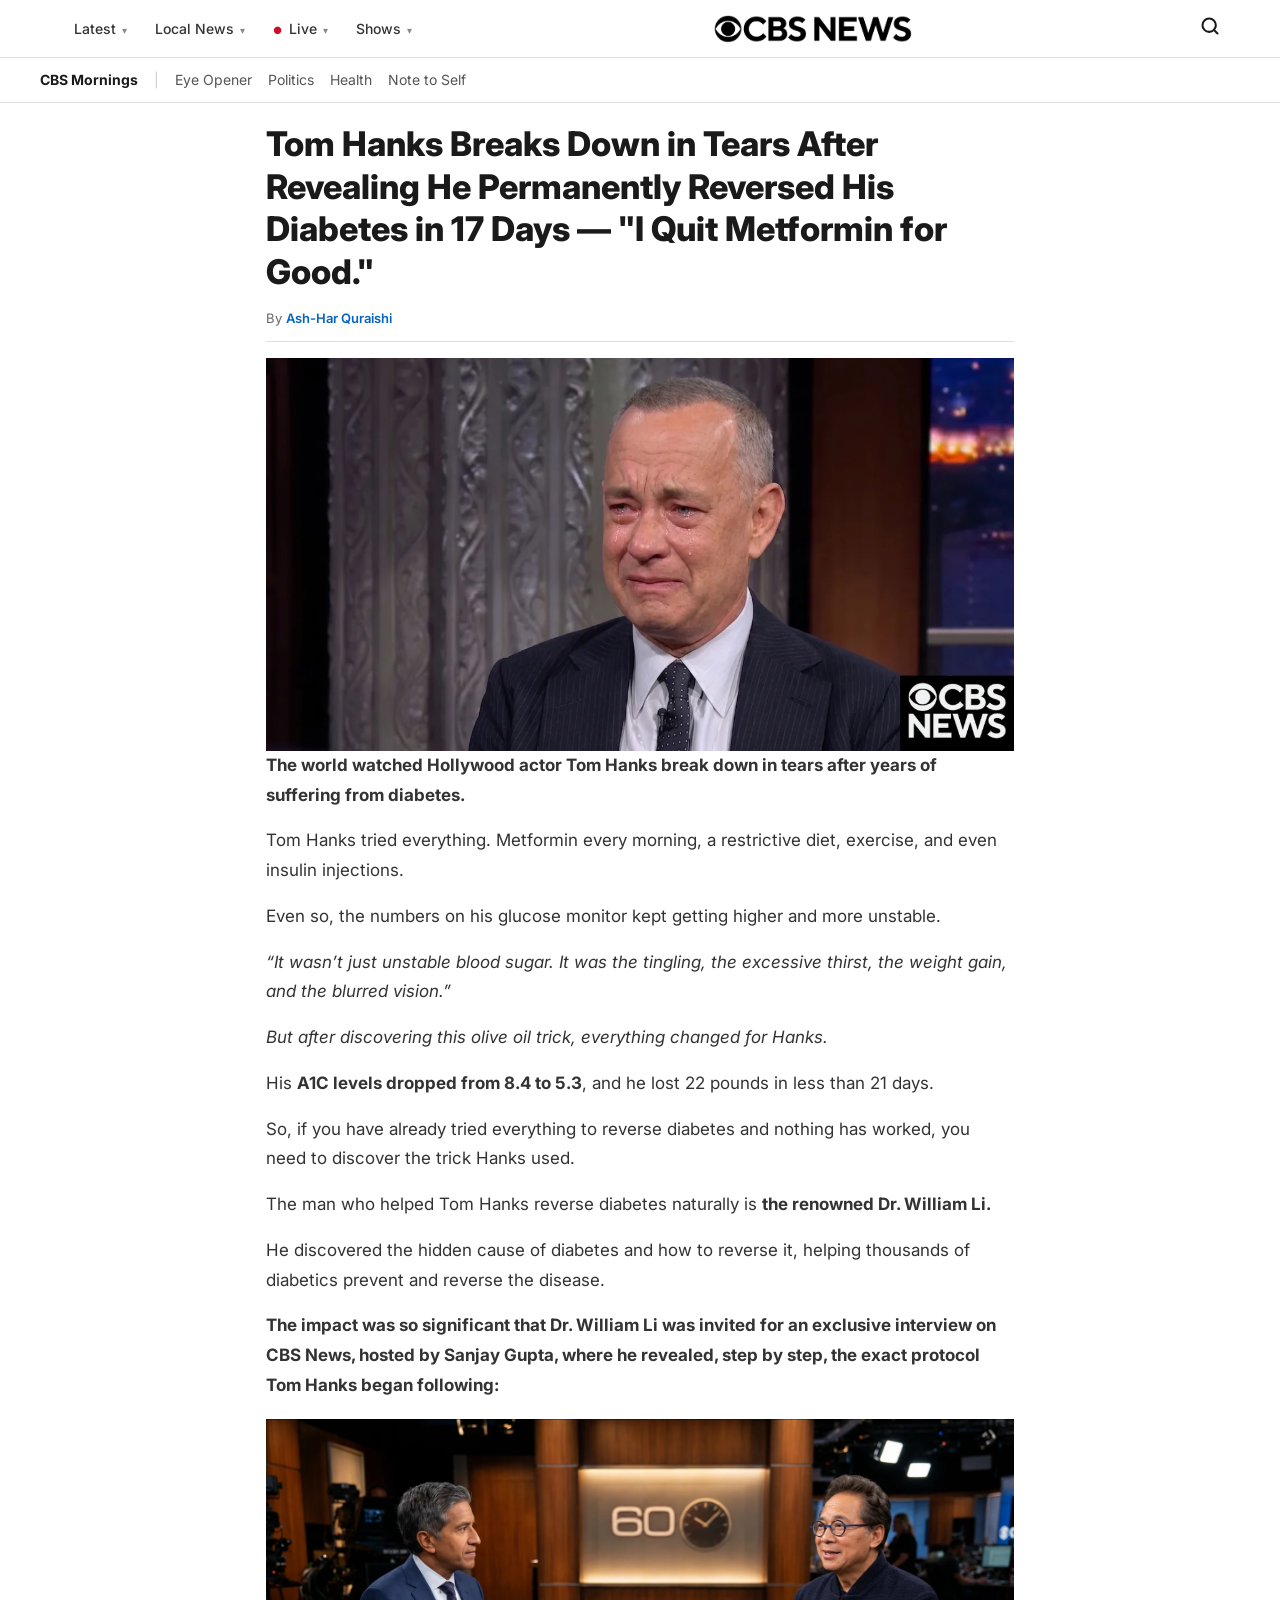
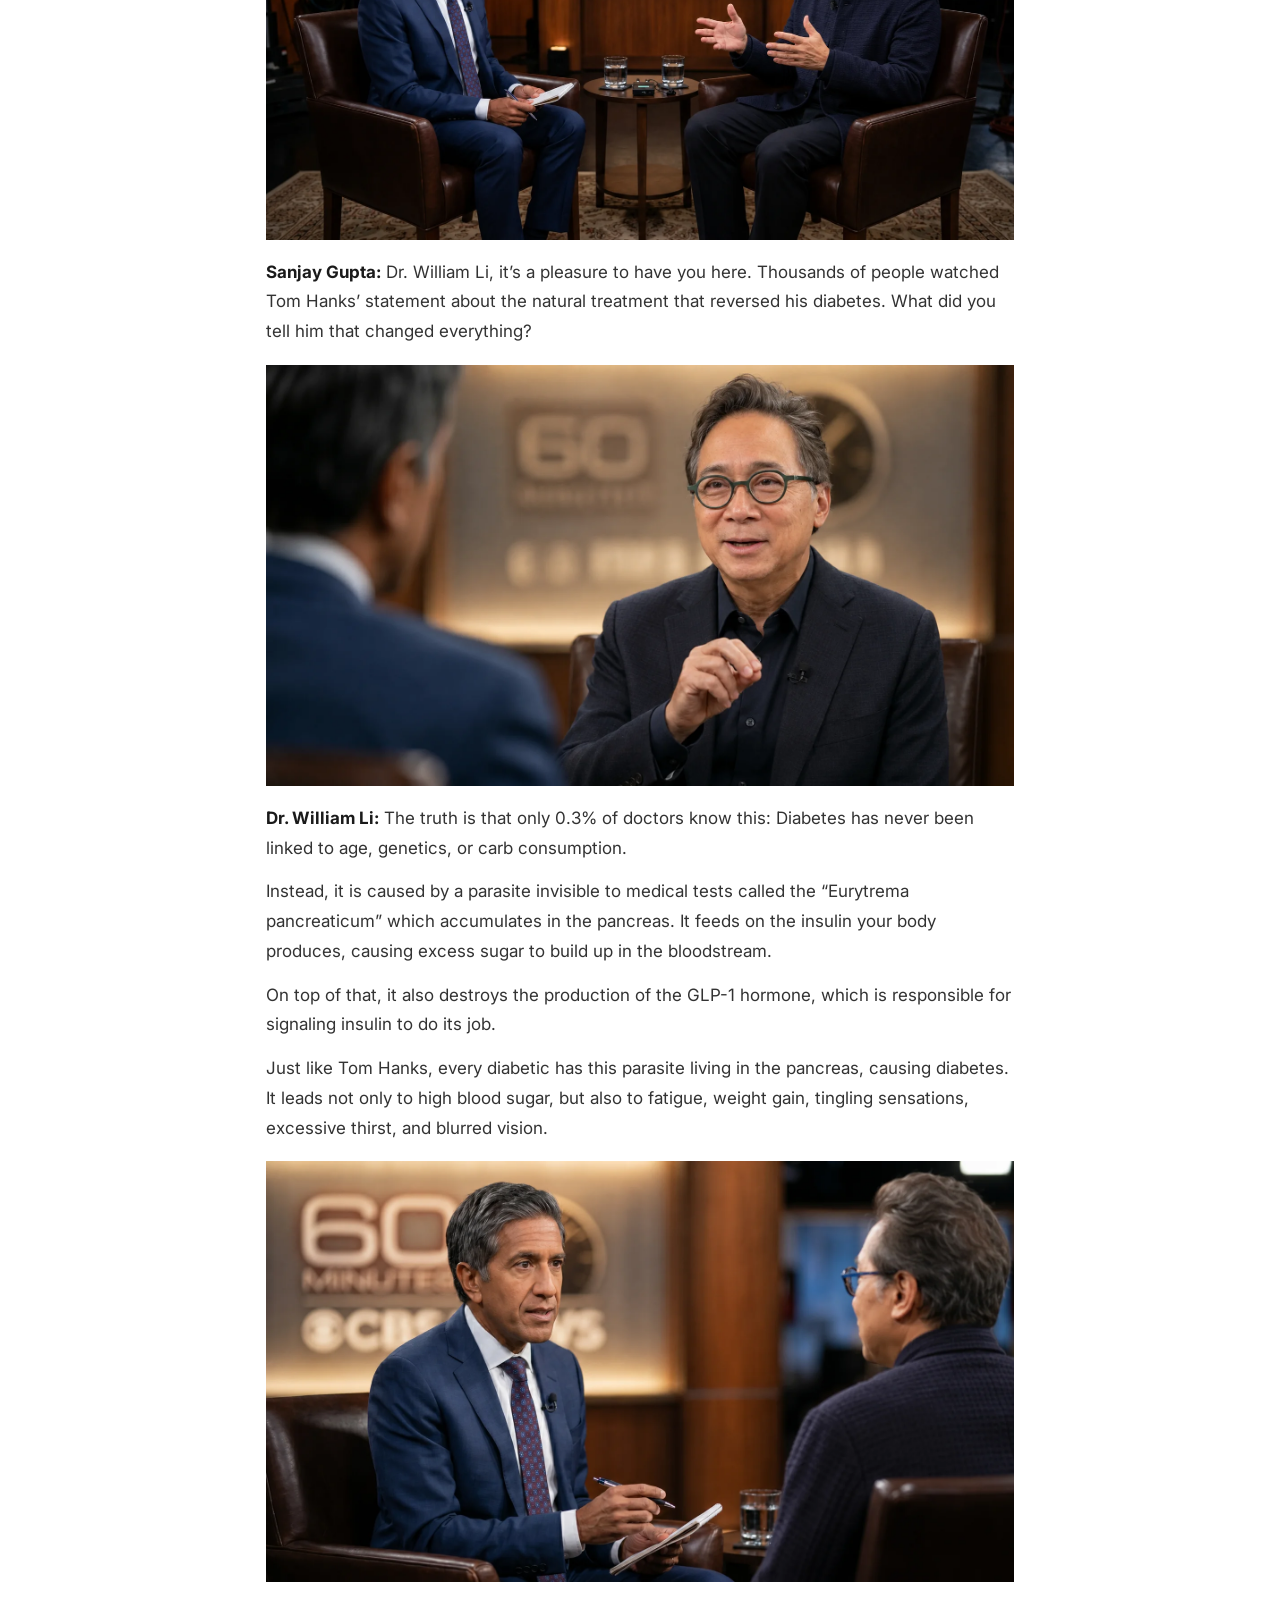
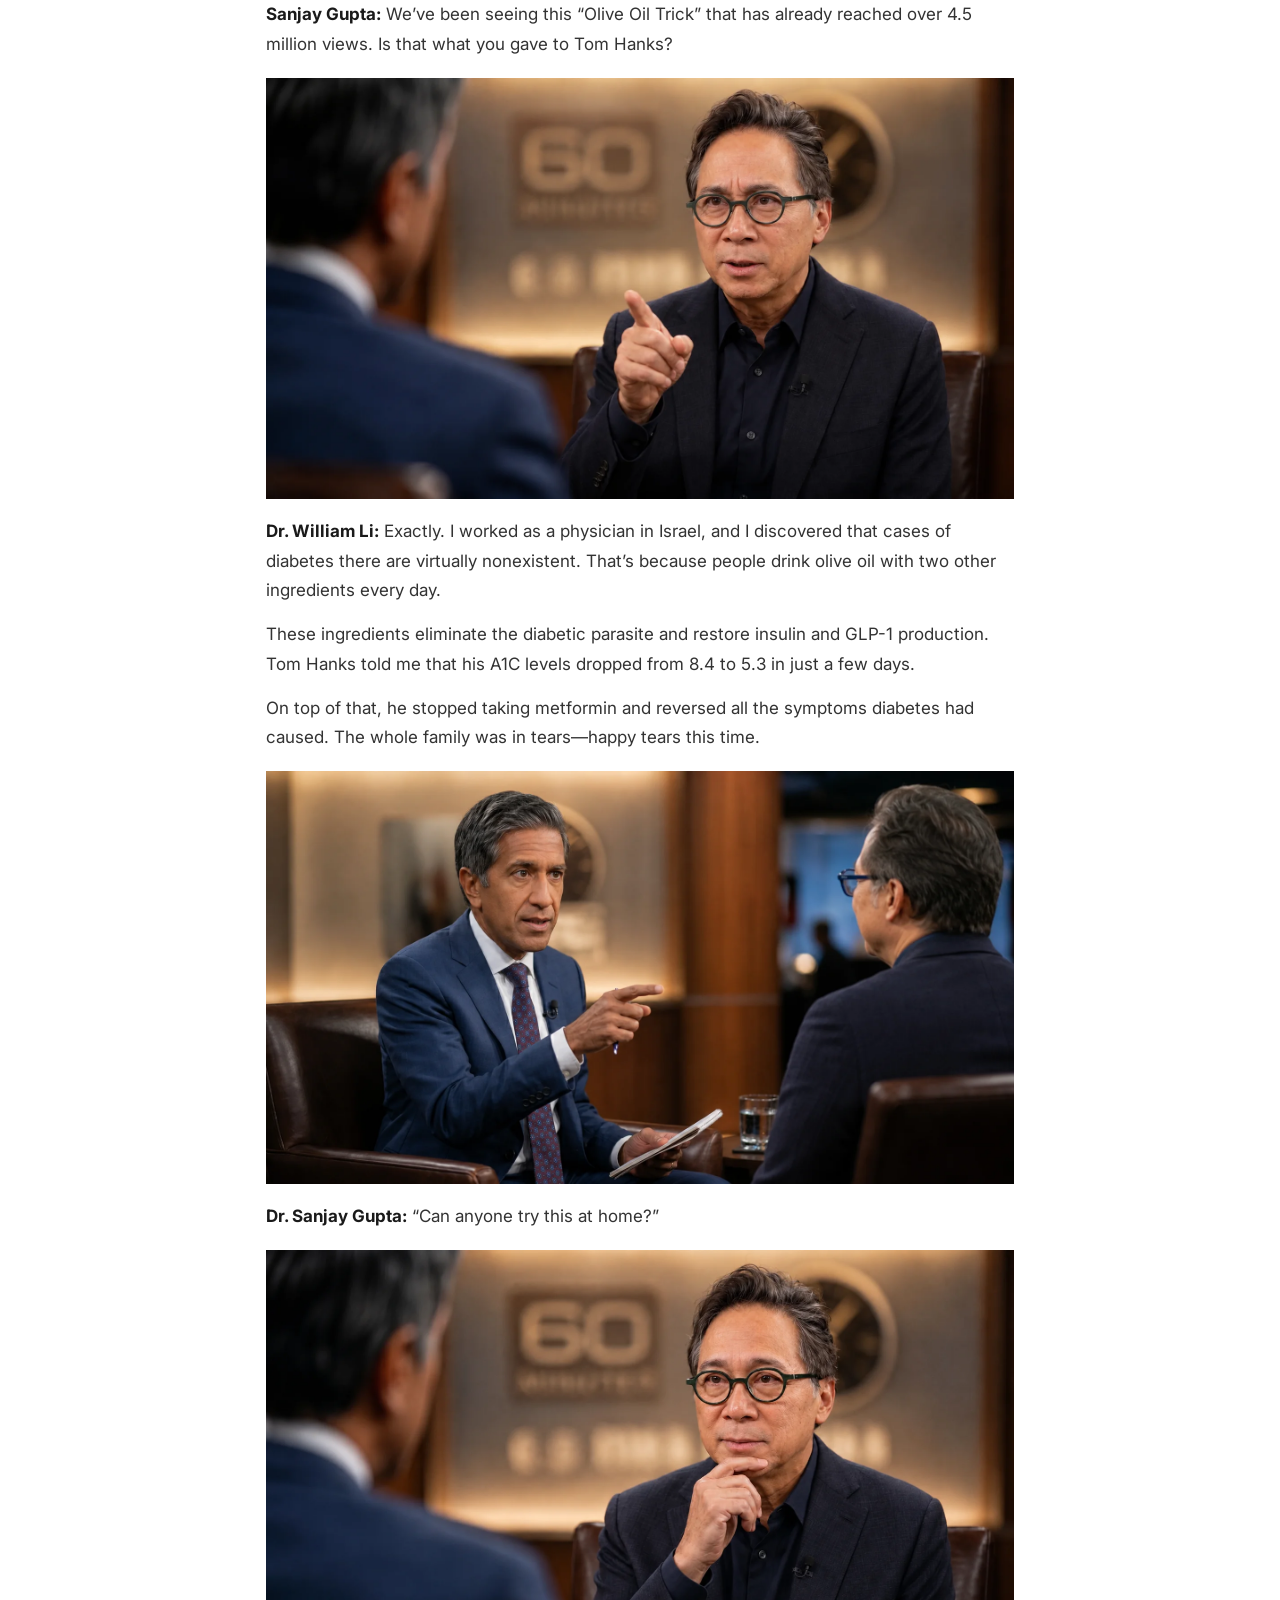
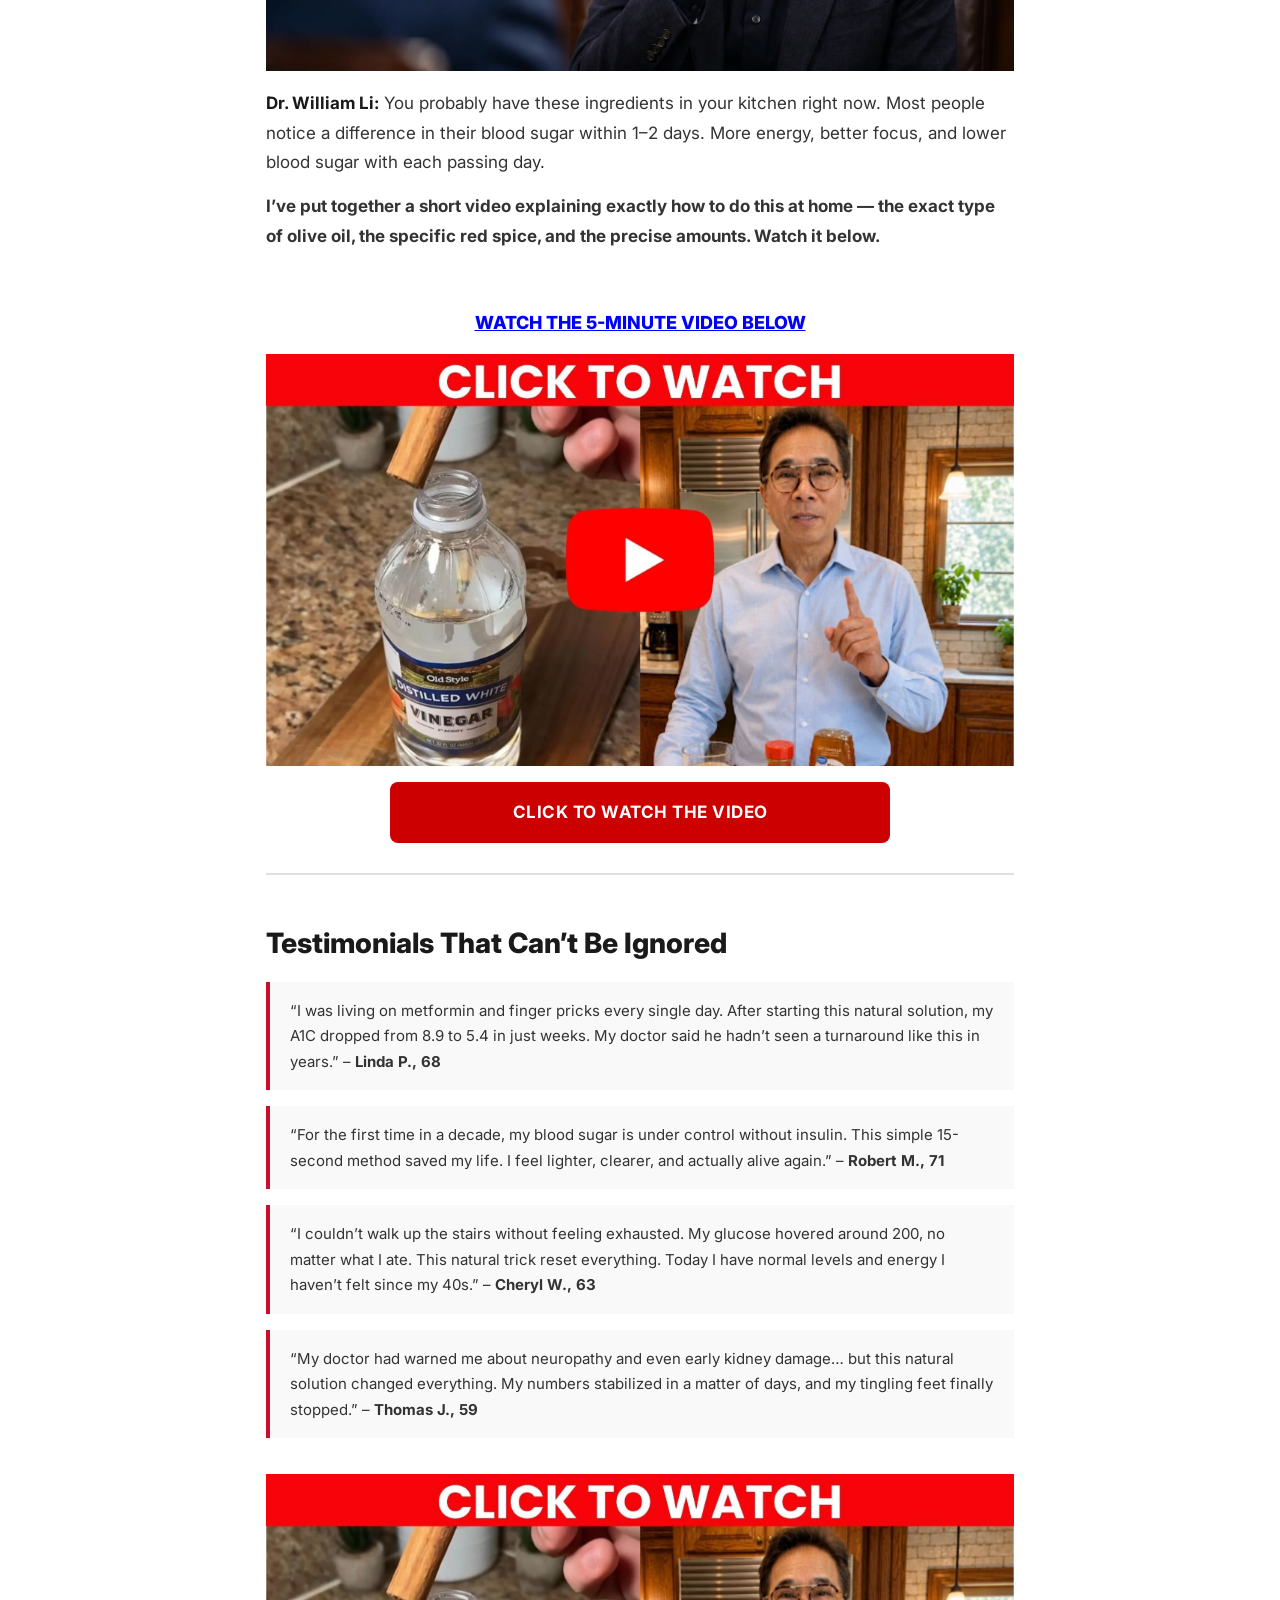
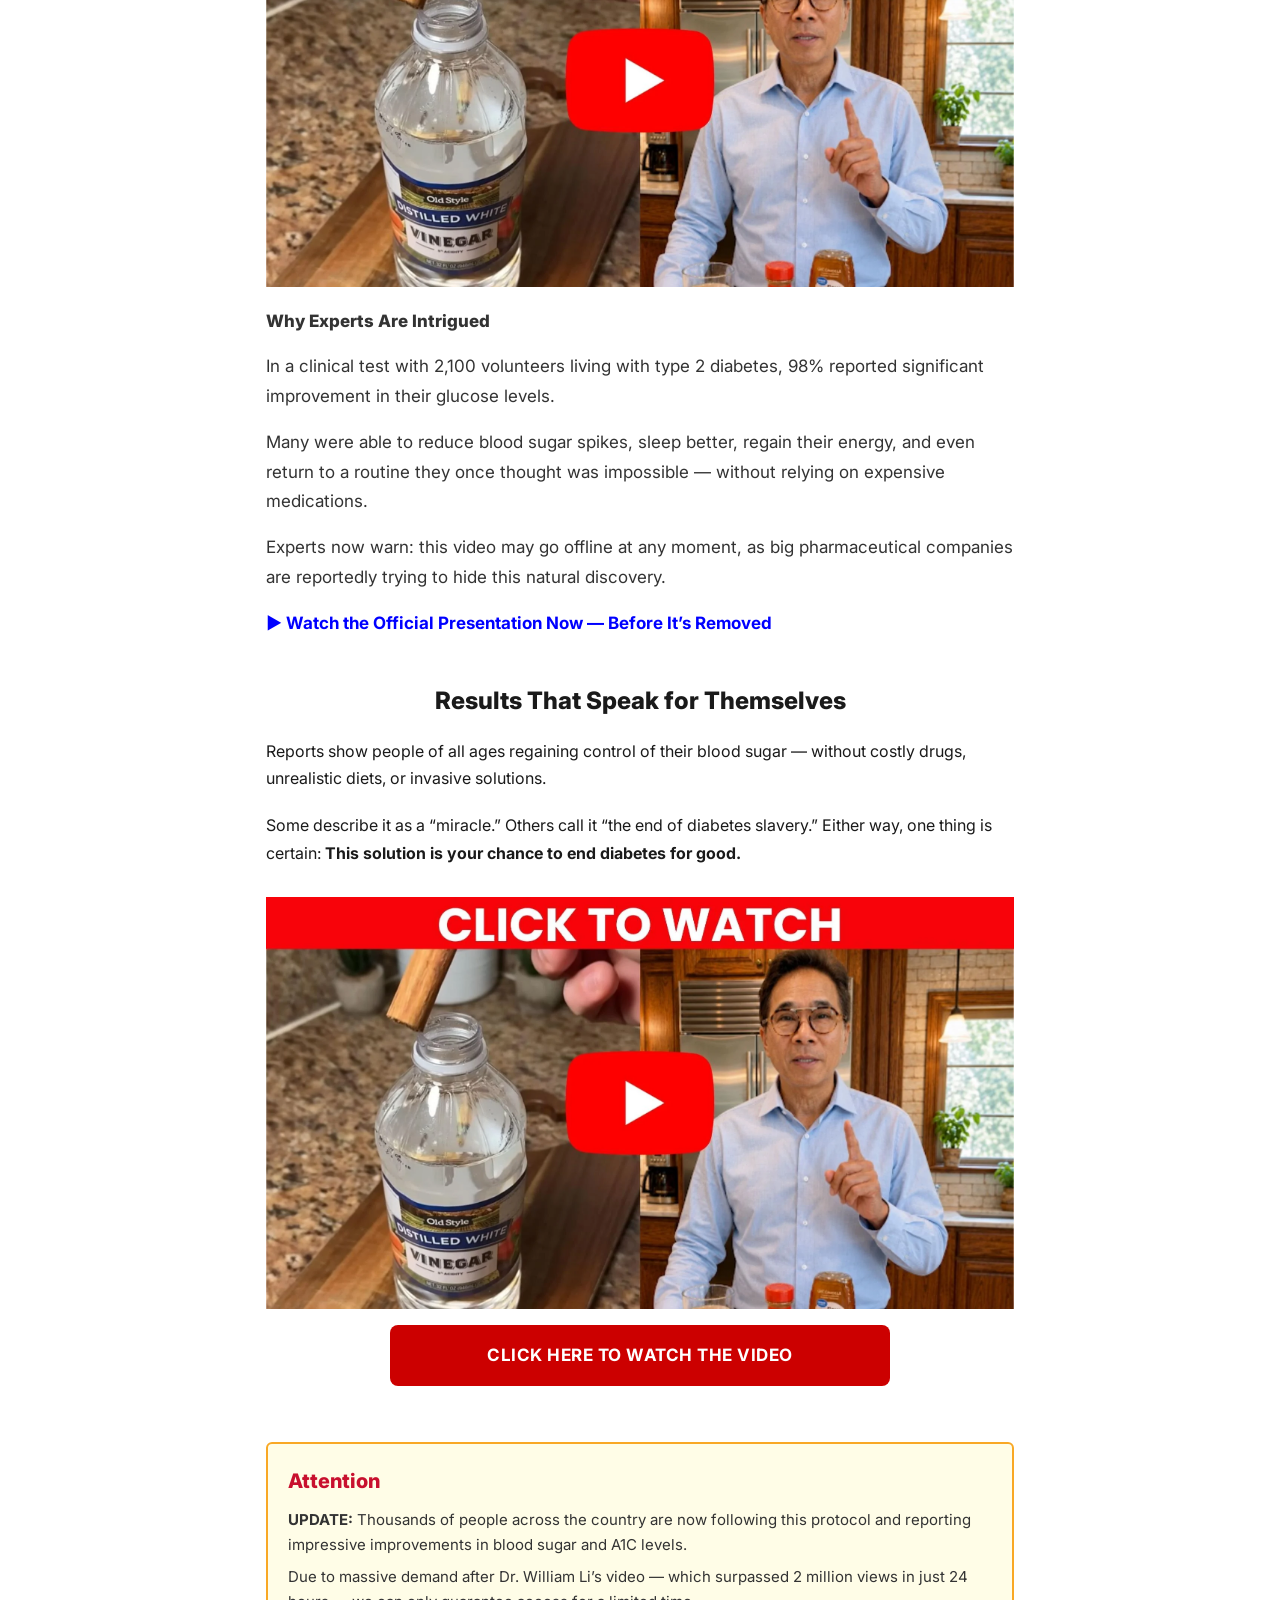
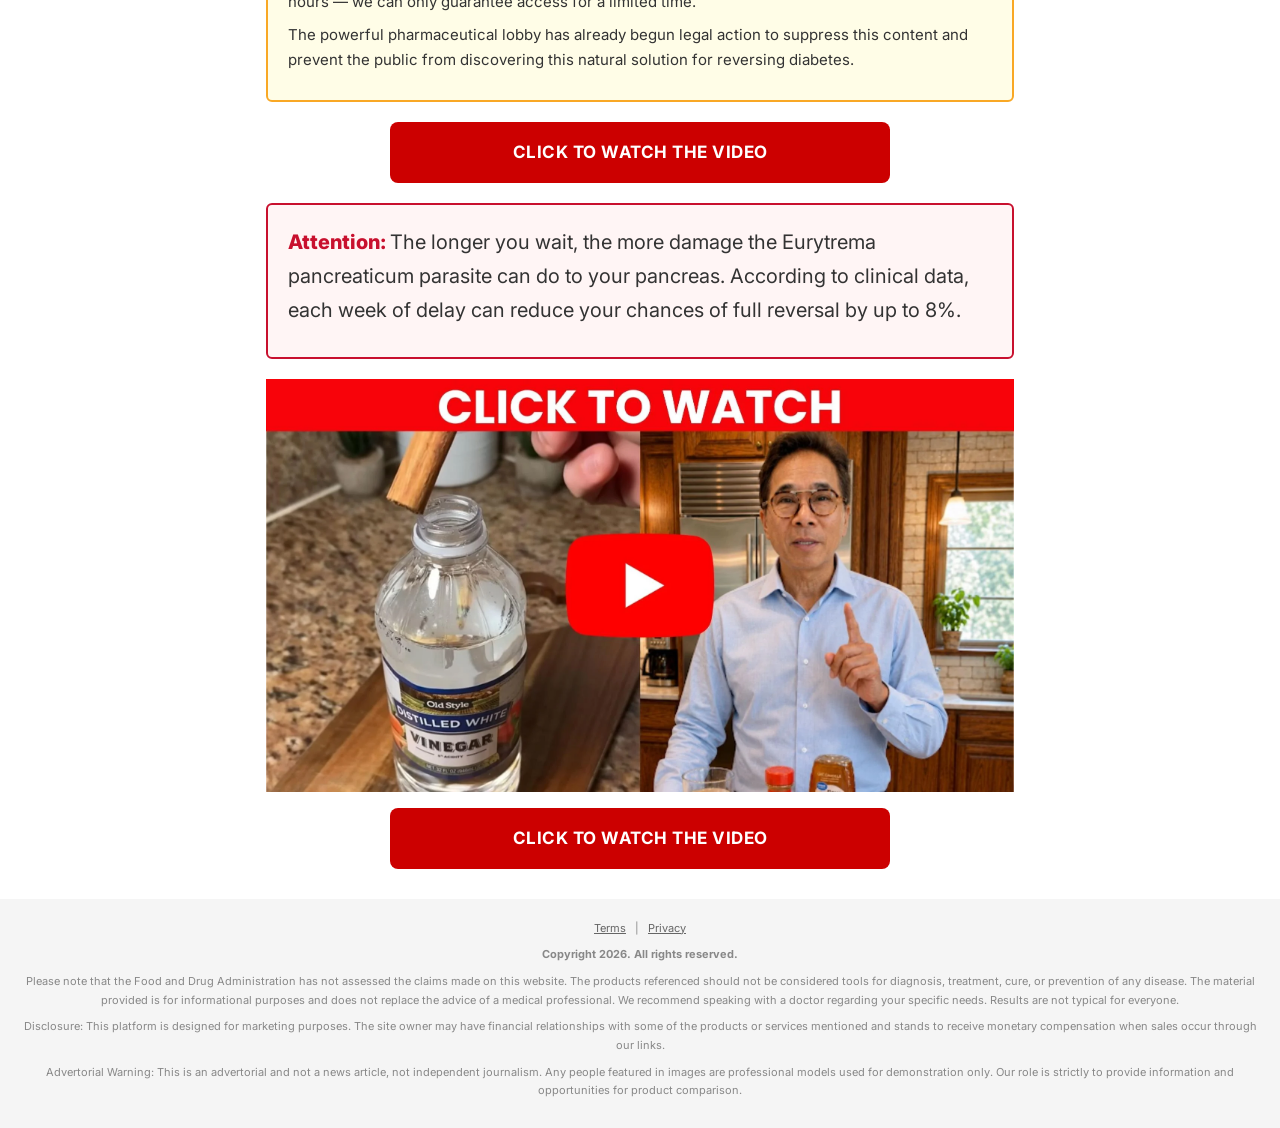
<file: press/index.html>
<!DOCTYPE html><html lang="en"><head>
    <!-- NEWSBREAK PIXEL START -->
    <script>
    !(function (e, n, t, i, p, a, s) {
      e[i] ||
        (((p = e[i] = function () {
          p.process ? p.process.apply(p, arguments) : p.queue.push(arguments);
        }).queue = []),
        (p.t = +new Date()),
        ((a = n.createElement(t)).async = 1),
        (a.src =
          "https://static.newsbreak.com/business/tracking/nbpixel.js?t=" +
          864e5 * Math.ceil(new Date() / 864e5)),
        (s = n.getElementsByTagName(t)[0]).parentNode.insertBefore(a, s));
    })(window, document, "script", "nbpix");
    nbpix("init", "2096211055689379841");
    nbpix("event", "pageload");
    </script>
    <!-- NEWSBREAK PIXEL END -->

    <!-- UTMIFY TRACKING START -->
    <script>
      window.pixelId = "6a7b14fa19b4751e642eea65";
      var utmifyPixel = document.createElement("script");
      utmifyPixel.setAttribute("async", "");
      utmifyPixel.setAttribute("defer", "");
      utmifyPixel.setAttribute("src", "https://cdn.utmify.com.br/scripts/pixel/pixel.js");
      document.head.appendChild(utmifyPixel);
    </script>
    <script
      src="https://cdn.utmify.com.br/scripts/utms/latest.js"
      data-utmify-prevent-xcod-sck
      data-utmify-prevent-subids
      data-utmify-ignore-iframe
      data-utmify-is-cartpanda
      async
      defer
    ></script>
    <!-- UTMIFY TRACKING END -->


    <!-- End of Taboola Pixel Code -->
<meta charset="utf-8">
    <meta name="viewport" content="width=device-width, initial-scale=1.0">
    <title>Tom Hanks Breaks Down in Tears After Revealing He Permanently Reversed His Diabetes in 17 Days — "I Quit Metformin for Good."</title>
    <link rel="icon" href="images/cbs-news-black-logo2.webp" type="image/webp">
    <link href="https://fonts.googleapis.com/css2?family=Inter:wght@400;500;600;700;800;900&amp;display=swap" rel="stylesheet">

    <style>
        * {
            margin: 0;
            padding: 0;
            box-sizing: border-box;
        }

        body {
            font-family: 'Inter', -apple-system, BlinkMacSystemFont, 'Segoe UI', Roboto, sans-serif;
            color: #1a1a1a;
            background: #fff;
            line-height: 1.7;
            -webkit-font-smoothing: antialiased;
        }

        a {
            color: inherit;
            text-decoration: none;
        }

        /* ===== HEADER ===== */
        .header-wrapper {
            background: #fff;
            position: sticky;
            top: 0;
            z-index: 1000;
        }

        /* Top nav row (desktop only) */
        .top-nav {
            display: none;
            border-bottom: 1px solid #e0e0e0;
        }

        .top-nav-inner {
            max-width: 1200px;
            margin: 0 auto;
            display: flex;
            align-items: center;
            justify-content: space-between;
            padding: 10px 20px;
        }

        .top-nav-left {
            display: flex;
            align-items: center;
            gap: 0;
        }

        .top-nav-left a {
            font-size: 14px;
            font-weight: 500;
            color: #333;
            padding: 4px 14px;
            white-space: nowrap;
            text-decoration: none;
        }

        .top-nav-left a:hover {
            color: #000;
        }

        .top-nav-left .live-dot {
            color: #c8102e;
            margin-right: 3px;
            font-size: 10px;
        }

        .top-nav-left .arrow {
            font-size: 10px;
            margin-left: 2px;
            color: #888;
        }

        .top-nav-logo {
            display: flex;
            align-items: center;
        }

        .top-nav-logo img {
            height: 28px;
        }

        .top-nav-right {
            display: flex;
            align-items: center;
        }

        .search-icon {
            font-size: 22px;
            color: #1a1a1a;
            cursor: pointer;
            font-weight: 300;
        }

        /* Sub nav row (both mobile and desktop) */
        .sub-nav {
            border-bottom: 1px solid #e0e0e0;
            padding: 0 16px;
        }

        .sub-nav-inner {
            max-width: 1200px;
            margin: 0 auto;
            display: flex;
            align-items: center;
            gap: 0;
            padding: 10px 0;
            font-size: 14px;
            overflow-x: auto;
            white-space: nowrap;
        }

        .sub-nav-inner a {
            color: #555;
            font-weight: 400;
            padding: 0 16px 0 0;
            text-decoration: none;
            white-space: nowrap;
        }

        .sub-nav-inner a:first-child {
            font-weight: 700;
            color: #1a1a1a;
        }

        .sub-nav-inner .sep {
            color: #ccc;
            margin-right: 16px;
        }

        .sub-nav-inner a:hover {
            color: #000;
        }

        /* Mobile top bar */
        .mobile-top {
            display: flex;
            align-items: center;
            justify-content: space-between;
            padding: 10px 16px;
            border-bottom: 1px solid #e0e0e0;
        }

        .mobile-top .menu-icon {
            font-size: 22px;
            color: #333;
            cursor: pointer;
            display: flex;
            align-items: center;
        }

        .mobile-top .logo-center {
            display: flex;
            align-items: center;
        }

        .mobile-top .logo-center img {
            height: 22px;
        }

        .mobile-top .search-icon-m {
            font-size: 20px;
            color: #333;
            cursor: pointer;
        }

        /* ===== ARTICLE CONTAINER ===== */
        .article-container {
            max-width: 780px;
            margin: 0 auto;
            padding: 0 16px;
        }

        /* ===== ARTICLE HEADER ===== */
        .article-header {
            padding: 20px 0 16px;
        }

        .article-header h1 {
            font-size: 26px;
            font-weight: 800;
            line-height: 1.25;
            color: #1a1a1a;
            margin-bottom: 14px;
        }

        .byline {
            font-size: 13px;
            color: #666;
            padding-bottom: 12px;
            border-bottom: 1px solid #e0e0e0;
        }

        .byline strong {
            color: #0563c1;
            font-weight: 600;
        }

        /* ===== ARTICLE BODY ===== */
        .article-body {
            padding: 0 0 10px;
        }

        .article-body p {
            font-size: 16px;
            line-height: 1.75;
            margin-bottom: 16px;
            color: #333;
        }

        .article-body img {
            width: 100%;
            height: auto;
            display: block;
            margin: 18px 0;
            cursor: pointer;
        }

        .bold-heading {
            font-weight: 800;
            font-size: 22px;
            color: #000000;
            margin: 20px 0 10px;
        }

        /* ===== INTERVIEW / DIALOG ===== */
        .dialog-block {
            margin: 14px 0;
        }

        .dialog-block p {
            font-size: 16px;
            line-height: 1.75;
            margin-bottom: 14px;
            color: #333;
        }

        .speaker {
            font-weight: 700;
            color: #1a1a1a;
        }

        /* ===== VIDEO SECTION ===== */
        .video-heading {
            text-align: center;
            font-size: 18px;
            font-weight: 800;
            color: #c8102e;
            margin: 30px 0 16px;
            text-transform: uppercase;
        }

        .video-label {
            text-align: center;
            font-size: 16px;
            font-weight: 600;
            color: #1a1a1a;
            margin-bottom: 10px;
        }

        .video-thumbnail {
            position: relative;
            width: 100%;
            margin: 0 auto 16px;
            cursor: pointer;
            display: block;
        }

        .video-thumbnail img {
            width: 100%;
            display: block;
        }

        /* ===== CTA BUTTON ===== */
        .cta-btn {
            display: block;
            width: 100%;
            max-width: 500px;
            margin: 16px auto;
            padding: 16px 24px;
            background: #cc0000;
            color: #fff;
            text-align: center;
            font-size: 17px;
            font-weight: 700;
            border: none;
            border-radius: 8px;
            cursor: pointer;
            text-decoration: none;
            text-transform: uppercase;
            letter-spacing: 0.5px;
            transition: background 0.3s;
        }

        .cta-btn:hover {
            background: #a00000;
        }

        .cta-btn-yellow {
            background: #ffff00;
            color: #000000;
        }

        .cta-btn-yellow:hover {
            background: #e6d200;
        }

        /* ===== SHARE TEXT ===== */
        .share-text {
            text-align: left;
            font-size: 16px;
            color: #333;
            margin: 20px 0;
            line-height: 1.75;
            font-style: normal;
        }

        /* ===== DIVIDER ===== */
        .divider {
            border: none;
            border-top: 2px solid #e0e0e0;
            margin: 30px 0;
        }

        /* ===== TESTIMONIALS SECTION ===== */
        .testimonials-section {
            padding: 20px 0;
        }

        .testimonials-section h2 {
            font-size: 24px;
            font-weight: 800;
            color: #1a1a1a;
            margin-bottom: 20px;
            line-height: 1.3;
        }

        .testimonial {
            background: #f9f9f9;
            border-left: 4px solid #c8102e;
            padding: 16px 20px;
            margin-bottom: 16px;
            font-size: 15px;
            color: #333;
            line-height: 1.7;
        }

        /* ===== CTA SECTION ===== */
        .cta-section {
            text-align: center;
            padding: 20px 0;
        }

        .cta-section h2 {
            font-size: 20px;
            font-weight: 800;
            color: #1a1a1a;
            line-height: 1.4;
            margin-bottom: 20px;
        }

        /* ===== ATTENTION BOX ===== */
        .attention-box {
            background: #fffde7;
            border: 2px solid #f9a825;
            border-radius: 6px;
            padding: 20px;
            margin: 20px 0;
        }

        .attention-box h3 {
            font-size: 20px;
            font-weight: 800;
            color: #c8102e;
            margin-bottom: 10px;
        }

        .attention-box p {
            font-size: 15px;
            color: #333;
            line-height: 1.65;
            margin-bottom: 8px;
        }

        .attention-red {
            background: #fff5f5;
            border-color: #c8102e;
        }

        .attention-red h3 {
            color: #c8102e;
        }

        .attention-red p {
            font-size: 15px;
        }

        .red-bold {
            color: #c8102e;
            font-weight: 700;
        }

        /* ===== COMMENTS SECTION ===== */
        .comments-section {
            background: #fff;
            border: 1px solid #ddd;
            border-radius: 4px;
            padding: 20px;
            margin-top: 30px;
        }

        .comments-header {
            font-size: 20px;
            font-weight: 700;
            font-style: normal;
            color: #000;
            margin-bottom: 24px;
        }

        .comment {
            display: flex;
            gap: 14px;
            margin-bottom: 24px;
            align-items: flex-start;
        }

        .comment-avatar {
            width: 56px;
            height: 56px;
            border-radius: 50%;
            flex-shrink: 0;
            overflow: hidden;
        }

        .comment-avatar img {
            width: 100%;
            height: 100%;
            object-fit: cover;
            border-radius: 50%;
        }

        .comment-content {
            flex: 1;
        }

        .comment-bubble {
            background: #f0f2f5;
            border-radius: 12px;
            padding: 14px 16px;
            margin-bottom: 6px;
        }

        .comment-name {
            font-weight: 700;
            font-size: 15px;
            color: #1a6ed8;
            margin-bottom: 6px;
        }

        .comment-text {
            font-size: 15px;
            color: #1c1e21;
            line-height: 1.6;
        }

        .comment-footer {
            display: flex;
            align-items: center;
            justify-content: space-between;
            padding: 0 4px;
        }

        .comment-meta {
            font-size: 13px;
            color: #8e8e8e;
            display: flex;
            gap: 4px;
            align-items: center;
        }

        .comment-meta span {
            color: #8e8e8e;
        }

        .comment-reactions {
            display: flex;
            align-items: center;
            gap: 4px;
            font-size: 14px;
            color: #666;
        }

        .comment-reactions .reaction-icons {
            display: flex;
            align-items: center;
        }

        .comment-reactions .reaction-icons img {
            width: 44px;
            height: auto;
        }

        .no-more-comments {
            text-align: center;
            font-size: 15px;
            color: #999;
            font-weight: 700;
            padding: 16px 0 0;
            margin-top: 10px;
        }

        /* ===== FOOTER ===== */
        .footer {
            background: #f5f5f5;
            padding: 20px 16px;
            margin-top: 30px;
            text-align: center;
            font-size: 11px;
            color: #888;
            line-height: 1.7;
        }

        .footer a {
            color: #666;
            text-decoration: underline;
            margin: 0 6px;
        }

        .footer p {
            margin-bottom: 8px;
        }

        /* ===== DESKTOP ===== */
        @media (min-width: 768px) {
            .mobile-top {
                display: none;
            }

            .top-nav {
                display: block;
            }

            .article-header h1 {
                font-size: 34px;
            }

            .article-body p {
                font-size: 17px;
            }

            .testimonials-section h2 {
                font-size: 28px;
            }

            .cta-section h2 {
                font-size: 24px;
            }
        }

        @media (max-width: 767px) {
            .top-nav {
                display: none;
            }

            .mobile-top {
                display: flex;
            }

            .video-heading {
                font-size: 22px;
                text-align: left;
                line-height: 1.3;
            }

            .comments-header {
                font-size: 16px;
            }
        }

        /* Click to watch label */
        .click-label {
            display: block;
            text-align: center;
            font-size: 14px;
            font-weight: 600;
            color: #555;
            margin-bottom: 8px;
            font-style: italic;
        }
    </style>
</head>

<body>

    <!-- HEADER -->
    <header class="header-wrapper">
        <!-- Desktop top nav -->
        <div class="top-nav">
            <div class="top-nav-inner">
                <div class="top-nav-left">
                    <a href="javascript:void(0)">Latest <span class="arrow">▾</span></a>
                    <a href="javascript:void(0)">Local News <span class="arrow">▾</span></a>
                    <a href="javascript:void(0)"><span class="live-dot">●</span> Live <span class="arrow">▾</span></a>
                    <a href="javascript:void(0)">Shows <span class="arrow">▾</span></a>
                </div>
                <div class="top-nav-logo">
                    <img src="images/cbs-news-black-logo2.webp" alt="CBS News">
                </div>
                <div class="top-nav-right">
                    <span class="search-icon"><svg width="20" height="20" viewBox="0 0 24 24" fill="none" stroke="#1a1a1a" stroke-width="2.5" stroke-linecap="round" stroke-linejoin="round">
                            <circle cx="11" cy="11" r="8"></circle>
                            <line x1="21" y1="21" x2="16.65" y2="16.65"></line>
                        </svg></span>
                </div>
            </div>
        </div>

        <!-- Mobile top bar -->
        <div class="mobile-top">
            <span class="menu-icon">☷</span>
            <div class="logo-center">
                <img src="images/cbs-news-black-logo2.webp" alt="CBS News">
            </div>
            <span class="search-icon-m"><svg width="18" height="18" viewBox="0 0 24 24" fill="none" stroke="#1a1a1a" stroke-width="2.5" stroke-linecap="round" stroke-linejoin="round">
                    <circle cx="11" cy="11" r="8"></circle>
                    <line x1="21" y1="21" x2="16.65" y2="16.65"></line>
                </svg></span>
        </div>

        <!-- Sub nav (both) -->
        <nav class="sub-nav">
            <div class="sub-nav-inner">
                <a href="javascript:void(0)">CBS Mornings</a>
                <span class="sep">|</span>
                <a href="javascript:void(0)">Eye Opener</a>
                <a href="javascript:void(0)">Politics</a>
                <a href="javascript:void(0)">Health</a>
                <a href="javascript:void(0)">Note to Self</a>
            </div>
        </nav>
    </header>

    <!-- ARTICLE -->
    <article class="article-container">

        <div class="article-header">
            <h1>Tom Hanks Breaks Down in Tears After Revealing He Permanently Reversed His Diabetes in 17 Days — "I Quit Metformin for Good."</h1>
            <div class="byline">By <strong>Ash-Har Quraishi</strong></div>
        </div>

        <!-- IMAGE 1: Hero -->
        <a href="https://gb.dailyhealthtotal.com/gb/"><img src="images/image8.webp" alt="" style="width:100%; display:block;"></a>

        <div class="article-body">
            <p>
                <strong>The world watched Hollywood actor Tom Hanks break down in tears after years of suffering from
                    diabetes.</strong>
            </p>
            <p>
                Tom Hanks tried everything. Metformin every morning, a restrictive diet, exercise, and even insulin
                injections.
            </p>
            <p>
                Even so, the numbers on his glucose monitor kept getting higher and more unstable.
            </p>
            <p>
                <em>“It wasn’t just unstable blood sugar. It was the tingling, the excessive thirst, the
                    weight gain, and the blurred vision.”</em>
            </p>
            <p>
                <em>But after discovering this olive oil trick, everything changed for Hanks.</em>
            </p>
            <p>
                His <strong>A1C levels dropped from 8.4 to 5.3</strong>, and he lost 22 pounds in less than 21 days.
            </p>
            <p>
                So, if you have already tried everything to reverse diabetes and nothing has worked, you need to discover
                the trick Hanks used.
            </p>
            <p>
                The man who helped Tom Hanks reverse diabetes naturally is <strong>the renowned Dr. William
                    Li.</strong>
            </p>
            <p>
                He discovered the hidden cause of diabetes and how to reverse it, helping thousands of diabetics prevent
                and reverse the disease.
            </p>
            <p>
                <strong>The impact was so significant that Dr. William Li was invited for an exclusive interview on CBS
                    News, hosted by Sanjay Gupta, where he revealed, step by step, the exact protocol Tom Hanks began
                    following:</strong>
            </p>

            <!-- IMAGE 2: Interview setup -->
            <a href="https://gb.dailyhealthtotal.com/gb/"><img src="images/image5.webp" alt=""></a>

            <div class="dialog-block">
                <p><span class="speaker">Sanjay Gupta:</span> Dr. William Li, it’s a pleasure to have you here.
                    Thousands of people watched Tom Hanks’ statement about the natural treatment that reversed his
                    diabetes. What did you tell him that changed everything?</p>
            </div>

            <!-- IMAGE 3: Dr. William Li -->
            <a href="https://gb.dailyhealthtotal.com/gb/"><img src="images/image6.webp" alt=""></a>

            <div class="dialog-block">
                <p><span class="speaker">Dr. William Li:</span> The truth is that only 0.3% of doctors know this:
                    Diabetes has never been linked to age, genetics, or carb consumption.</p>
                <p>Instead, it is caused by a parasite invisible to medical tests called the “Eurytrema
                    pancreaticum” which accumulates in the pancreas. It feeds on the insulin your body produces,
                    causing excess sugar to build up in the bloodstream.</p>
                <p>On top of that, it also destroys the production of the GLP-1 hormone, which is responsible for
                    signaling insulin to do its job.</p>
                <p>Just like Tom Hanks, every diabetic has this parasite living in the pancreas, causing diabetes. It
                    leads not only to high blood sugar, but also to fatigue, weight gain, tingling sensations, excessive
                    thirst, and blurred vision.</p>
            </div>

            <!-- IMAGE 4 -->
            <a href="https://gb.dailyhealthtotal.com/gb/"><img src="images/image1.webp" alt=""></a>

            <div class="dialog-block">
                <p><span class="speaker">Sanjay Gupta:</span> We’ve been seeing this “Olive Oil
                    Trick” that has already reached over 4.5 million views. Is that what you gave to Tom Hanks?
                </p>
            </div>

            <!-- IMAGE 5 -->
            <a href="https://gb.dailyhealthtotal.com/gb/"><img src="images/image2.webp" alt=""></a>

            <div class="dialog-block">
                <p><span class="speaker">Dr. William Li:</span> Exactly. I worked as a physician in Israel, and I
                    discovered that cases of diabetes there are virtually nonexistent. That’s because people drink
                    olive oil with two other ingredients every day.</p>
                <p>These ingredients eliminate the diabetic parasite and restore insulin and GLP-1 production. Tom Hanks
                    told me that his A1C levels dropped from 8.4 to 5.3 in just a few days.</p>
                <p>On top of that, he stopped taking metformin and reversed all the symptoms diabetes had caused. The
                    whole family was in tears—happy tears this time.</p>
            </div>

            <!-- IMAGE 6 -->
            <a href="https://gb.dailyhealthtotal.com/gb/"><img src="images/image4.webp" alt=""></a>

            <div class="dialog-block">
                <p><span class="speaker">Dr. Sanjay Gupta:</span> “Can anyone try this at home?”</p>
            </div>

            <!-- IMAGE 7 -->
            <a href="https://gb.dailyhealthtotal.com/gb/"><img src="images/image7.webp" alt=""></a>

            <div class="dialog-block">
                <p><span class="speaker">Dr. William Li:</span> You probably have these ingredients in your kitchen
                    right now. Most people notice a difference in their blood sugar within 1–2 days. More energy,
                    better focus, and lower blood sugar with each passing day.</p>
            </div>

            <p>
                <strong>I’ve put together a short video explaining exactly how to do this at home — the
                    exact type of olive oil, the specific red spice, and the precise amounts. Watch it below.</strong>
            </p>
        </div>

        <!-- ===== WATCH VIDEO SECTION ===== -->
        <div style="text-align: left; margin: 30px 0 10px;">
            <a href="https://gb.dailyhealthtotal.com/gb/" class="video-heading" style="display:block; color:#0000ff; text-decoration:underline;">WATCH THE 5-MINUTE VIDEO BELOW</a>
        </div>

        <!-- IMAGE 8: Video thumbnail -->
        <a href="https://gb.dailyhealthtotal.com/gb/" class="video-thumbnail">
            <img src="images/image3.webp" alt="Watch the interview">
        </a>
        <a href="https://gb.dailyhealthtotal.com/gb/" class="cta-btn">CLICK TO WATCH THE VIDEO</a>

        <hr class="divider">

        <!-- ===== TESTIMONIALS SECTION ===== -->
        <div class="testimonials-section">
            <h2>Testimonials That Can’t Be Ignored</h2>

            <div class="testimonial">
                “I was living on metformin and finger pricks every single day. After starting this natural
                solution, my A1C dropped from 8.9 to 5.4 in just weeks. My doctor said he hadn’t seen a
                turnaround like this in years.” – <strong>Linda P., 68</strong>
            </div>

            <div class="testimonial">
                “For the first time in a decade, my blood sugar is under control without insulin. This simple
                15-second method saved my life. I feel lighter, clearer, and actually alive again.” –
                <strong>Robert M., 71</strong>
            </div>

            <div class="testimonial">
                “I couldn’t walk up the stairs without feeling exhausted. My glucose hovered around 200,
                no matter what I ate. This natural trick reset everything. Today I have normal levels and energy I
                haven’t felt since my 40s.” – <strong>Cheryl W., 63</strong>
            </div>

            <div class="testimonial">
                “My doctor had warned me about neuropathy and even early kidney damage… but this natural
                solution changed everything. My numbers stabilized in a matter of days, and my tingling feet finally
                stopped.” – <strong>Thomas J., 59</strong>
            </div>
        </div>

        <!-- VIDEO THUMBNAIL (repeated) -->
        <a href="https://gb.dailyhealthtotal.com/gb/" class="video-thumbnail">
            <img src="images/image3.webp" alt="Watch the interview">
        </a>

        <!-- ===== WHY EXPERTS ARE INTRIGUED ===== -->
        <div class="article-body">
            <p class="bold-heading">Why Experts Are Intrigued</p>
            <p>In a clinical test with 2,100 volunteers living with type 2 diabetes, 98% reported significant
                improvement in their glucose levels.</p>
            <p>Many were able to reduce blood sugar spikes, sleep better, regain their energy, and even return to a
                routine they once thought was impossible — without relying on expensive medications.</p>
            <p>Experts now warn: this video may go offline at any moment, as big pharmaceutical companies are reportedly
                trying to hide this natural discovery.</p>
            <p><a href="https://gb.dailyhealthtotal.com/gb/" style="color:#0000ff; font-weight:700;">▶ Watch the Official Presentation Now — Before It’s Removed</a></p>
        </div>

        <!-- ===== CTA SECTION ===== -->
        <div class="cta-section">
            <h2>Results That Speak for Themselves</h2>
            <p class="article-body" style="text-align:left; margin-bottom:10px;">Reports show people of all ages
                regaining control of their blood sugar — without costly drugs, unrealistic diets, or invasive
                solutions.</p>
            <p class="article-body" style="text-align:left; margin-bottom:20px;">Some describe it as a
                “miracle.” Others call it “the end of diabetes slavery.” Either way, one thing
                is certain: <strong>This solution is your chance to end diabetes for good.</strong></p>

            <a href="https://gb.dailyhealthtotal.com/gb/" class="video-thumbnail">
                <img src="images/image3.webp" alt="Watch the interview">
            </a>

            <a href="https://gb.dailyhealthtotal.com/gb/" class="cta-btn">CLICK HERE TO WATCH THE VIDEO</a>
        </div>

        <!-- ===== ATTENTION BOXES ===== -->
        <div class="attention-box">
            <h3>Attention</h3>
            <p><strong>UPDATE:</strong> Thousands of people across the country are now following this protocol and
                reporting impressive improvements in blood sugar and A1C levels.</p>
            <p>Due to massive demand after Dr. William Li’s video — which surpassed 2 million views in just
                24 hours — we can only guarantee access for a limited time.</p>
            <p>The powerful pharmaceutical lobby has already begun legal action to suppress this content and prevent the
                public from discovering this natural solution for reversing diabetes.</p>
        </div>
        <a href="https://gb.dailyhealthtotal.com/gb/" class="cta-btn">CLICK TO WATCH THE VIDEO</a>
        <div class="attention-box attention-red">
            <h3>Attention: <span style="font-weight:400; color:#333;">The longer you wait, the more damage the
                    Eurytrema pancreaticum parasite can do to your pancreas. According to clinical data, each week of
                    delay can reduce your chances of full reversal by up to 8%.</span></h3>
        </div>

        <a href="https://gb.dailyhealthtotal.com/gb/" class="video-thumbnail">
            <img src="images/image3.webp" alt="Watch the interview">
        </a>

        <a href="https://gb.dailyhealthtotal.com/gb/" class="cta-btn">CLICK TO WATCH THE VIDEO</a>

        <!--
        ===== COMMENTS SECTION =====
        <div class="comments-section">
            <p class="comments-header">3,412 Comments on the Post</p>

            <div class="comment">
                <div class="comment-avatar">
                    <img src="./assets/img/dutxdr8936262-2.webp" alt="Emma Miller">
                </div>
                <div class="comment-content">
                    <div class="comment-bubble">
                        <p class="comment-name">Emma Miller</p>
                        <p class="comment-text">My doctor couldn’t believe my last A1C reading. I went from 8.7
                            to 5.6 and he actually asked ME what I had been doing differently. Best feeling ever!</p>
                    </div>
                    <div class="comment-footer">
                        <div class="comment-meta">
                            <span>Like</span> - <span>Reply</span> - <span>4h</span>
                        </div>
                        <div class="comment-reactions">
                            <div class="reaction-icons">
                                <img src="./assets/img/@fbreaction-1-1.webp" alt="reactions">
                            </div>
                            <span>412</span>
                        </div>
                    </div>
                </div>
            </div>

            <div class="comment">
                <div class="comment-avatar">
                    <img src="./assets/img/sLiQhb8911209-1-1024x1024.webp" alt="Charlotte Wilson">
                </div>
                <div class="comment-content">
                    <div class="comment-bubble">
                        <p class="comment-name">Charlotte Wilson</p>
                        <p class="comment-text">I’ve been diabetic for 11 years and this is the first time my
                            fasting glucose has been under 100 consistently. I even cut my metformin dose in half with
                            my doctor’s blessing. Thank you!</p>
                    </div>
                    <div class="comment-footer">
                        <div class="comment-meta">
                            <span>Like</span> - <span>Reply</span> - <span>6h</span>
                        </div>
                        <div class="comment-reactions">
                            <div class="reaction-icons">
                                <img src="./assets/img/@fbreaction-1-1.webp" alt="reactions">
                            </div>
                            <span>387</span>
                        </div>
                    </div>
                </div>
            </div>

            <div class="comment">
                <div class="comment-avatar">
                    <img src="./assets/img/profile2-1-1.webp" alt="Sofia Mia">
                </div>
                <div class="comment-content">
                    <div class="comment-bubble">
                        <p class="comment-name">Sofia Mia</p>
                        <p class="comment-text">The tingling in my feet is completely gone after 3 weeks. I was so
                            scared about neuropathy. This was such a relief — I finally feel like myself again!</p>
                    </div>
                    <div class="comment-footer">
                        <div class="comment-meta">
                            <span>Like</span> - <span>Reply</span> - <span>10h</span>
                        </div>
                        <div class="comment-reactions">
                            <div class="reaction-icons">
                                <img src="./assets/img/@fbreaction-1-1.webp" alt="reactions">
                            </div>
                            <span>356</span>
                        </div>
                    </div>
                </div>
            </div>

            <div class="comment">
                <div class="comment-avatar">
                    <img src="./assets/img/fmGMiB1804755-2.webp" alt="Madelyn Brown">
                </div>
                <div class="comment-content">
                    <div class="comment-bubble">
                        <p class="comment-name">Madelyn Brown</p>
                        <p class="comment-text">I was already preparing for a possible amputation consultation because
                            of circulation issues. Started this 5 weeks ago and my last checkup showed remarkable
                            improvement. My doctor said to keep doing whatever I’m doing!</p>
                    </div>
                    <div class="comment-footer">
                        <div class="comment-meta">
                            <span>Like</span> - <span>Reply</span> - <span>1d</span>
                        </div>
                        <div class="comment-reactions">
                            <div class="reaction-icons">
                                <img src="./assets/img/@fbreaction-1-1.webp" alt="reactions">
                            </div>
                            <span>431</span>
                        </div>
                    </div>
                </div>
            </div>
            <p class="no-more-comments">This post is no longer receiving comments!</p>
        </div>
        <a href="https://gb.dailyhealthtotal.com/gb/" class="cta-btn" style="margin: 24px auto 30px;">CLICK TO WATCH THE VIDEO</a>
        ===== END COMMENTS SECTION =====
        -->
    </article>

    <!-- FOOTER -->
    <footer class="footer">
        <p><a href="./terms.html">Terms</a> | <a href="./privacy.html">Privacy</a></p>
        <p><strong>Copyright 2026. All rights reserved.</strong></p>
        <p>Please note that the Food and Drug Administration has not assessed the claims made on this website. The
            products referenced should not be considered tools for diagnosis, treatment, cure, or prevention of any
            disease. The material provided is for informational purposes and does not replace the advice of a medical
            professional. We recommend speaking with a doctor regarding your specific needs. Results are not typical for
            everyone.</p>
        <p>Disclosure: This platform is designed for marketing purposes. The site owner may have financial relationships
            with some of the products or services mentioned and stands to receive monetary compensation when sales occur
            through our links.</p>
        <p>Advertorial Warning: This is an advertorial and not a news article, not independent journalism. Any people
            featured in images are professional models used for demonstration only. Our role is strictly to provide
            information and opportunities for product comparison.</p>
    </footer>




    <!-- NEWSBREAK PARAMETER PASS-THROUGH TO VSL START -->
    <script>
    (function () {
        function decorateVslLinks() {
            var incomingParams = new URLSearchParams(window.location.search);

            document.querySelectorAll('a[href]').forEach(function (link) {
                try {
                    var url = new URL(link.getAttribute('href'), window.location.href);

                    if (
                        url.hostname === 'gb.dailyhealthtotal.com' &&
                        (url.pathname === '/gb' || url.pathname === '/gb/')
                    ) {
                        incomingParams.forEach(function (value, key) {
                            url.searchParams.set(key, value);
                        });

                        link.href = url.toString();
                    }
                } catch (e) {}
            });
        }

        if (document.readyState === 'loading') {
            document.addEventListener('DOMContentLoaded', decorateVslLinks);
        } else {
            decorateVslLinks();
        }
    })();
    </script>
    <!-- NEWSBREAK PARAMETER PASS-THROUGH TO VSL END -->

</body></html>
</file>
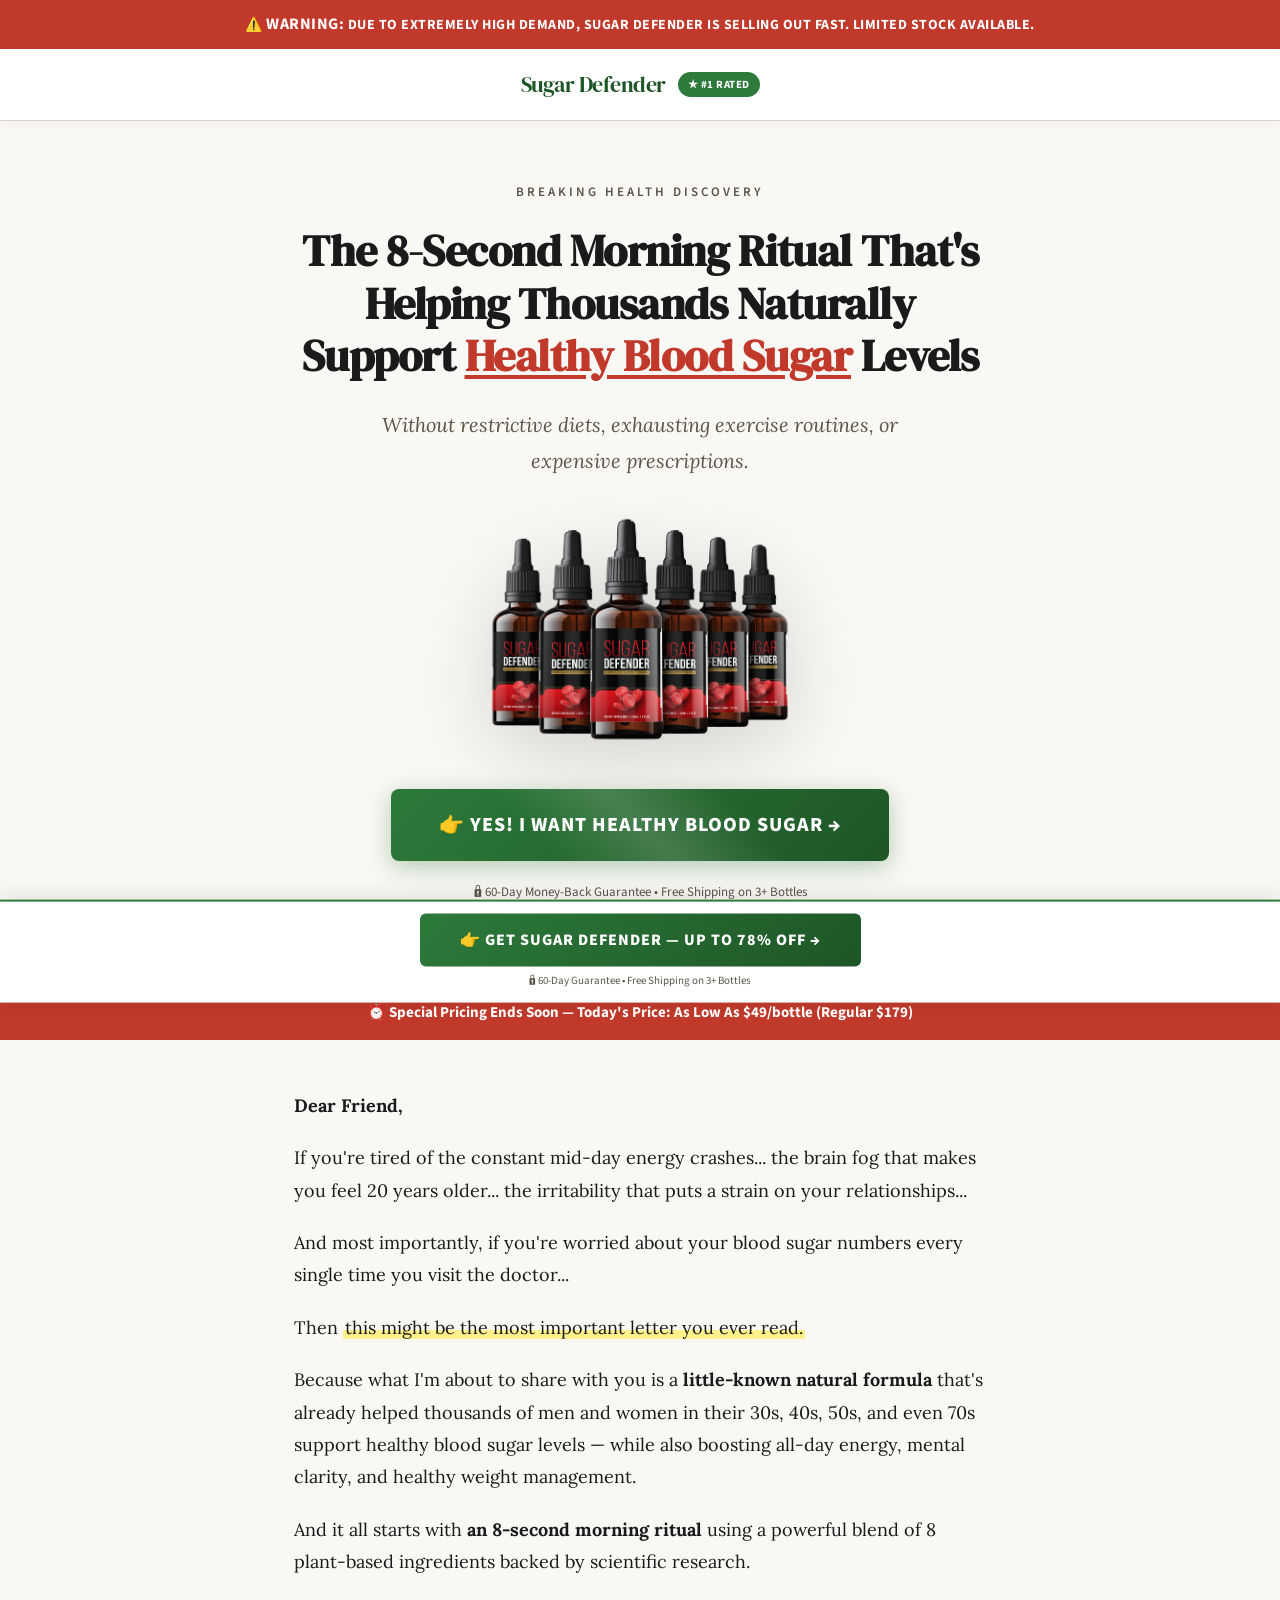
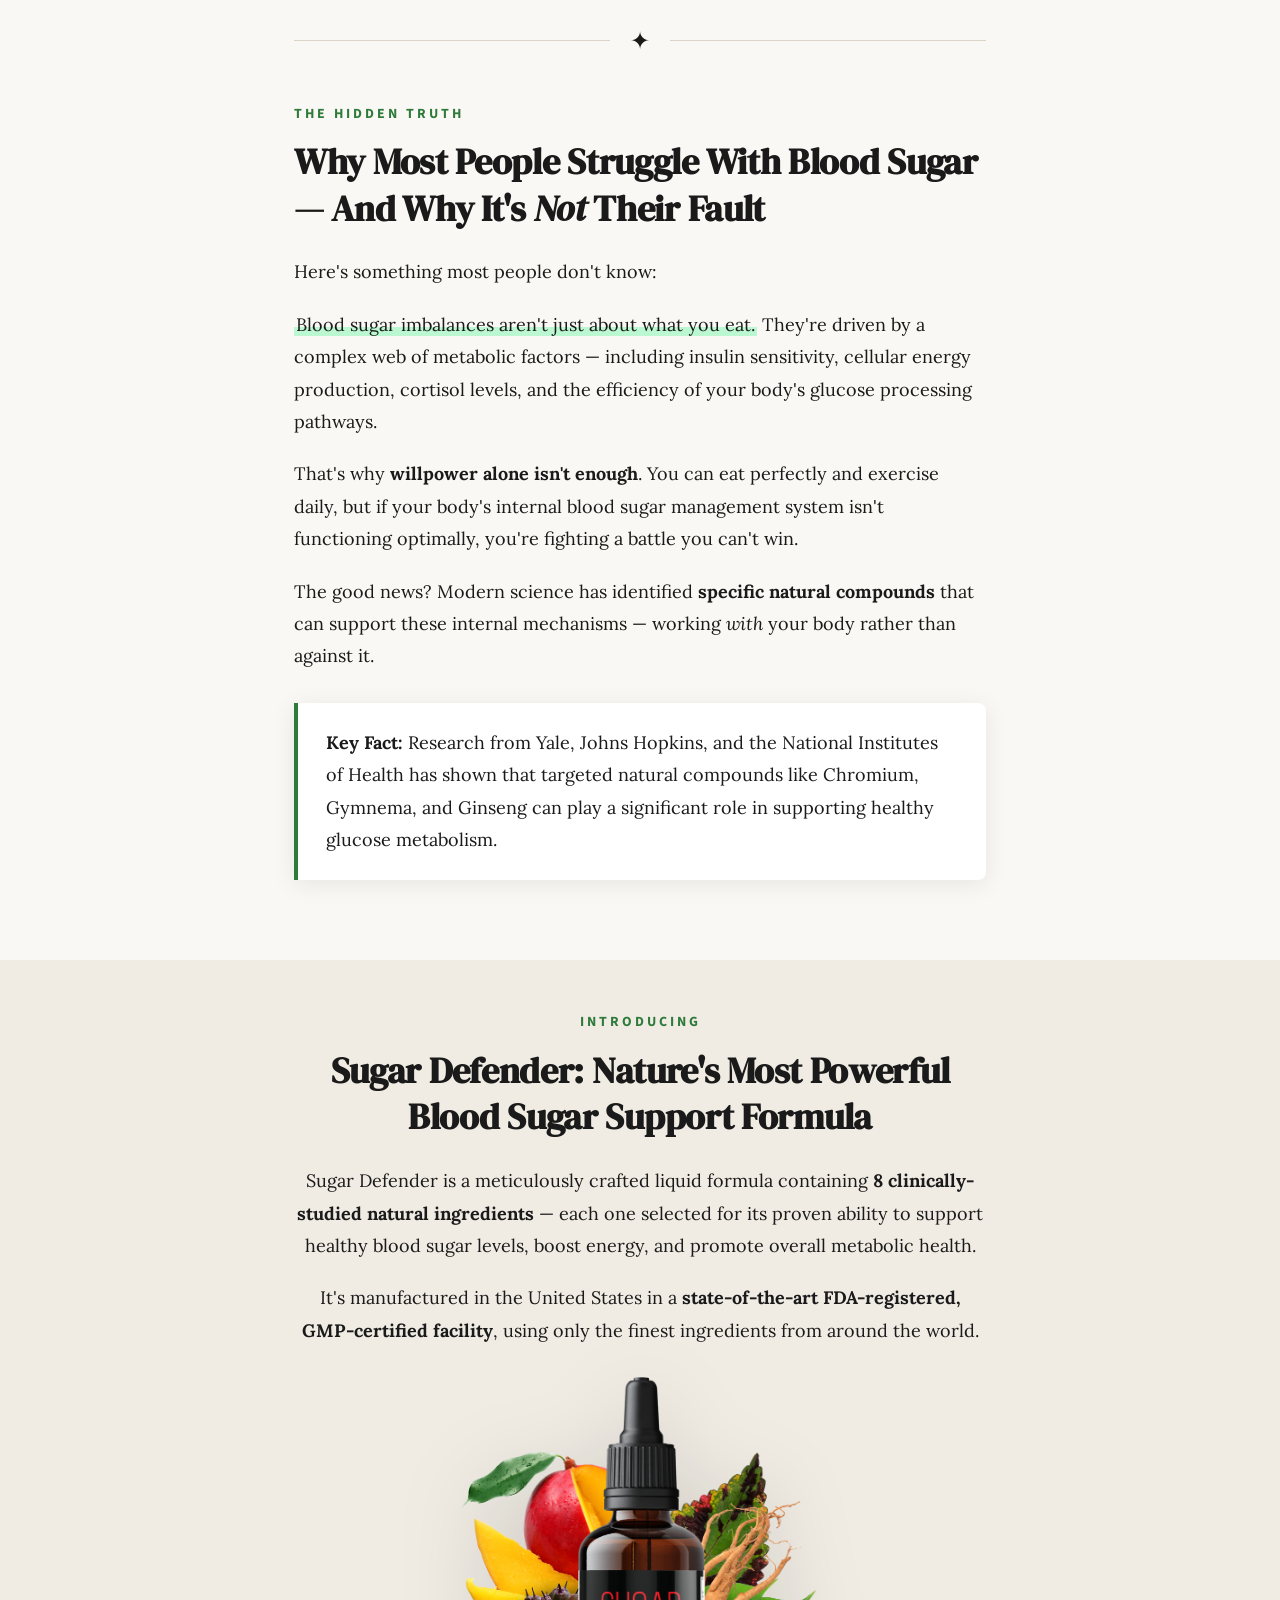
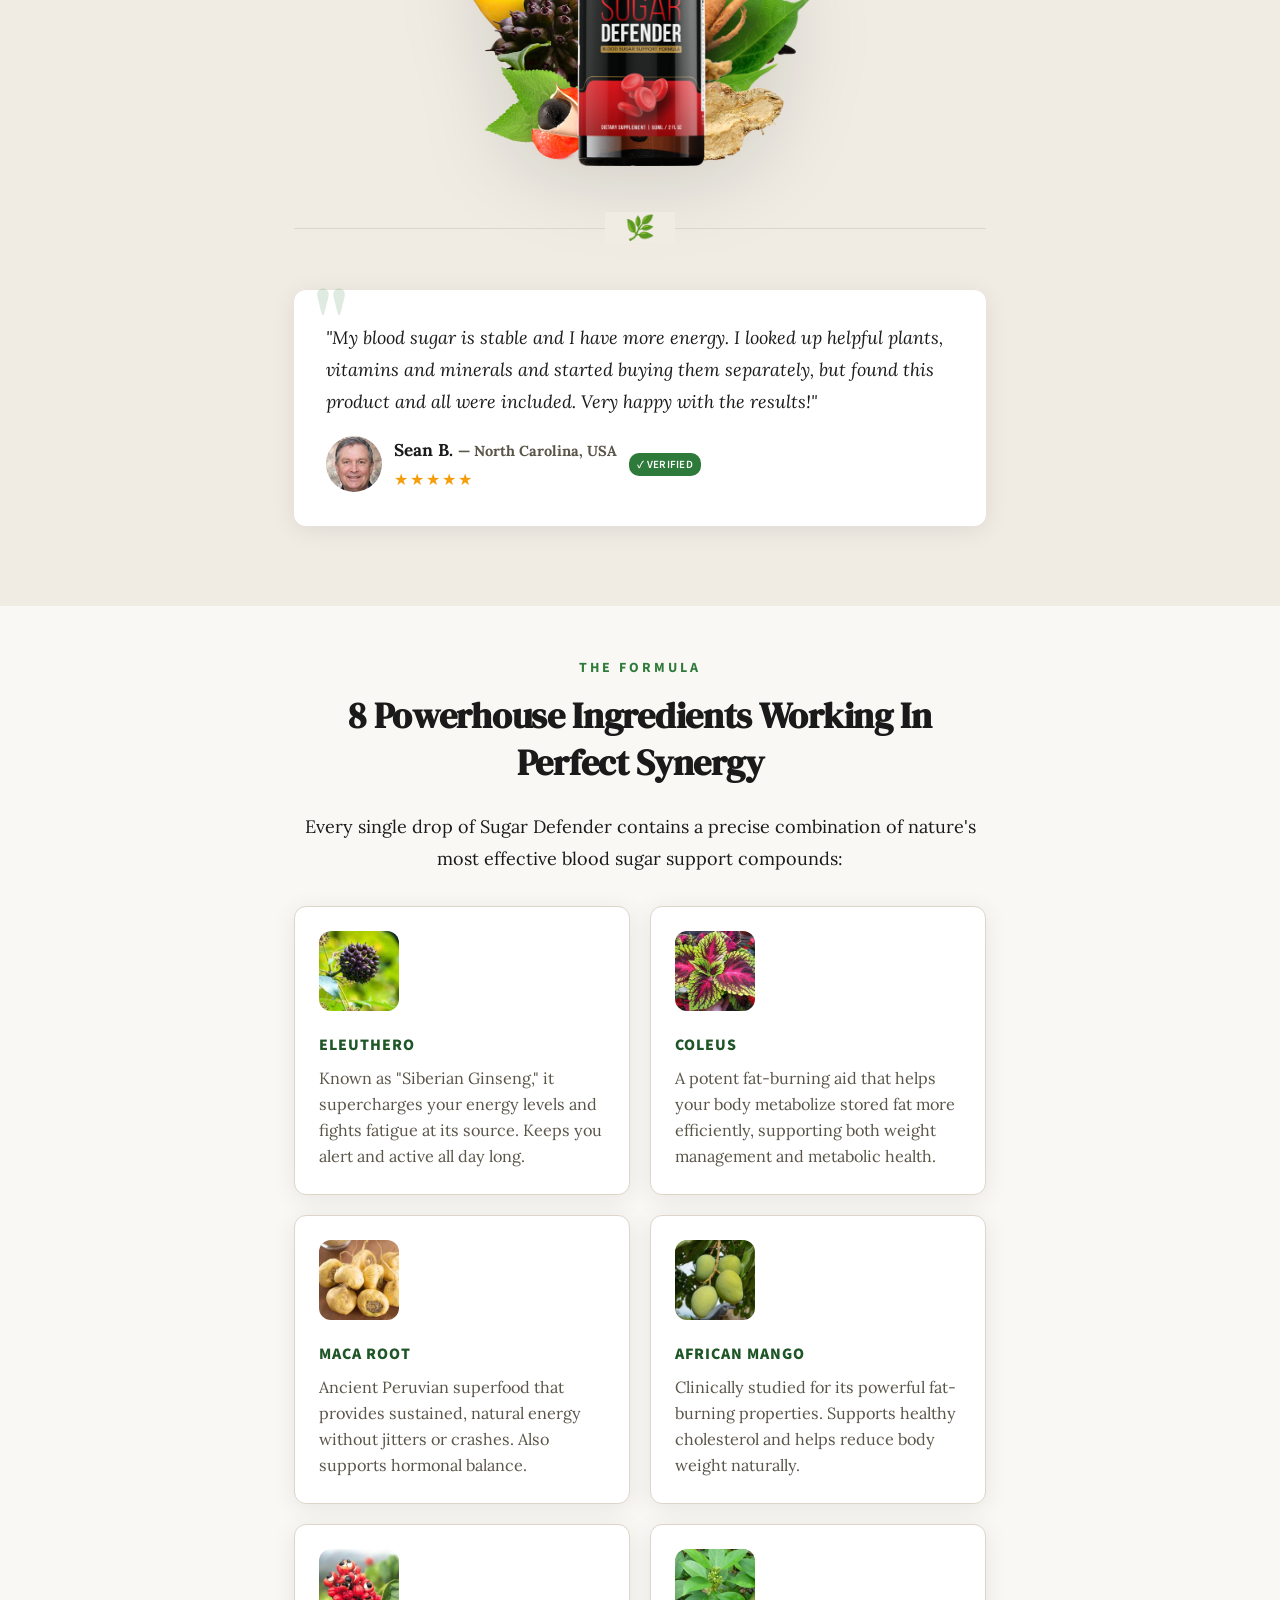
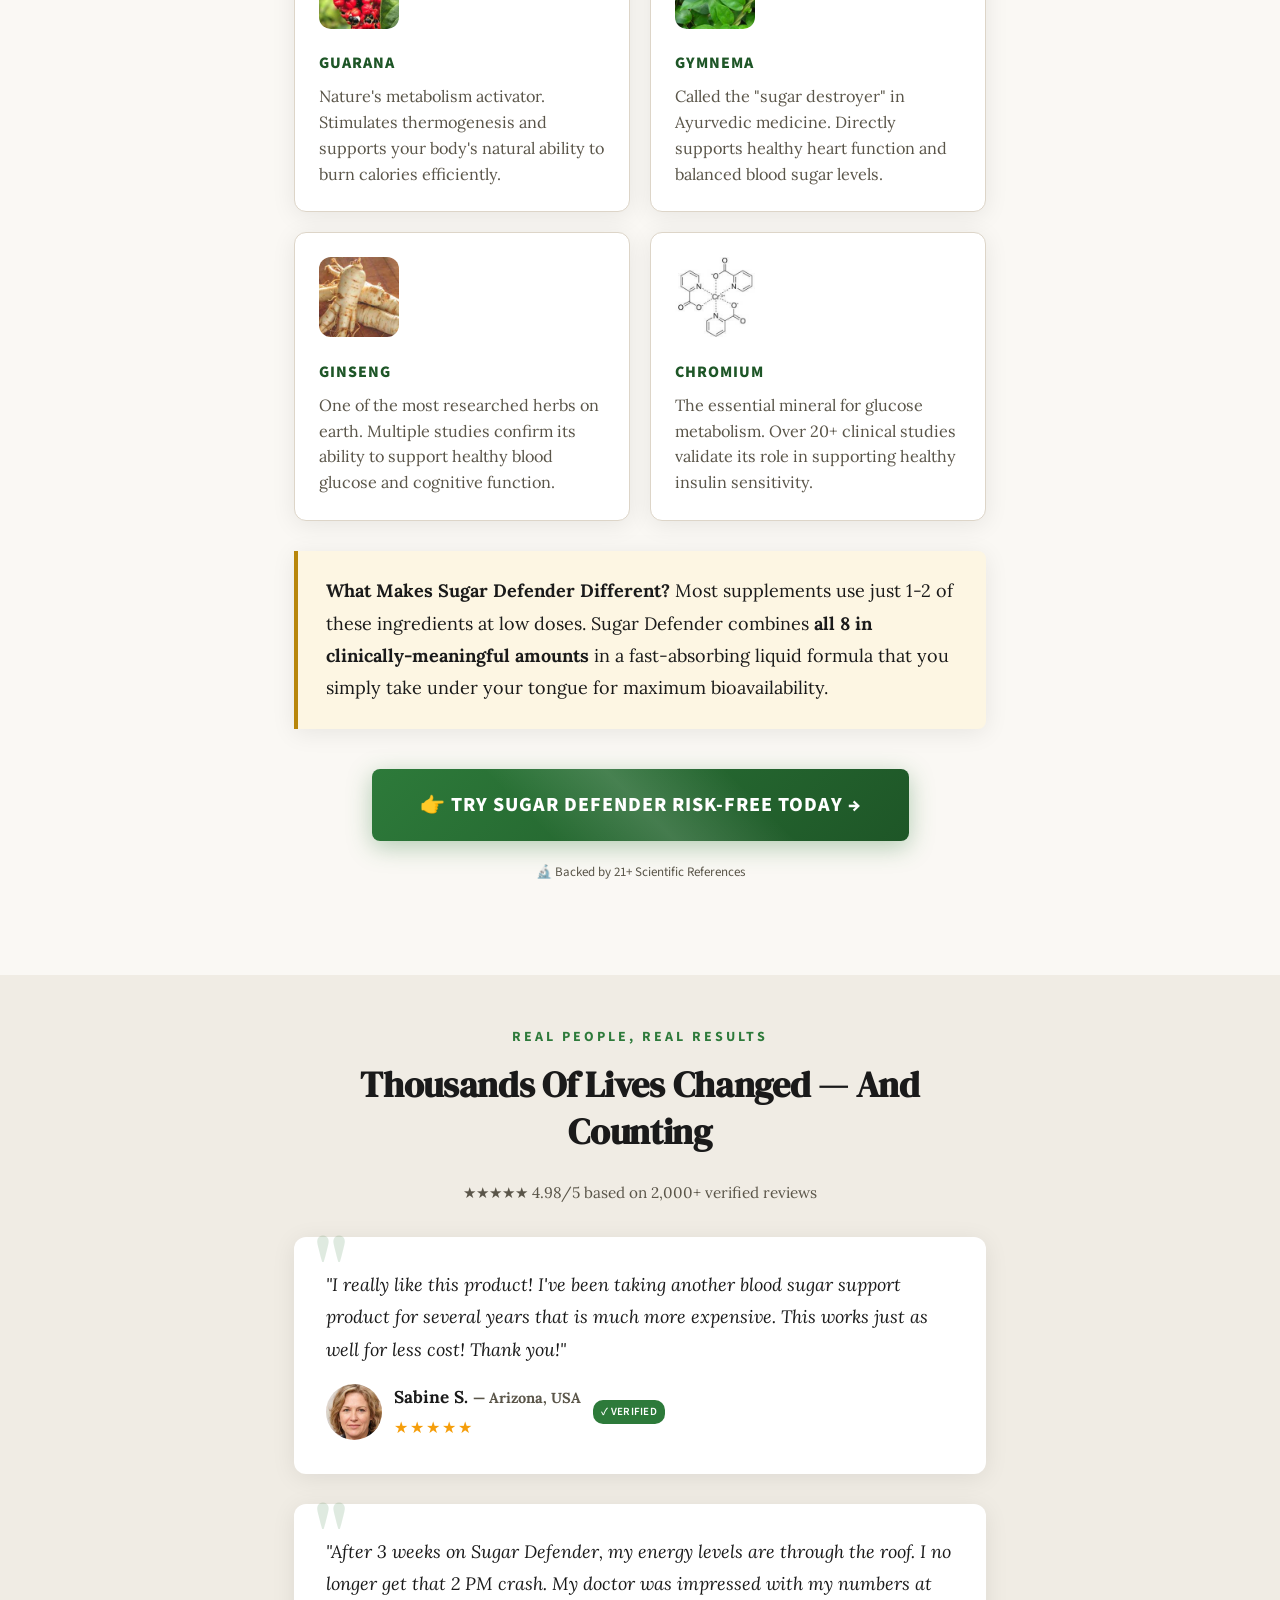
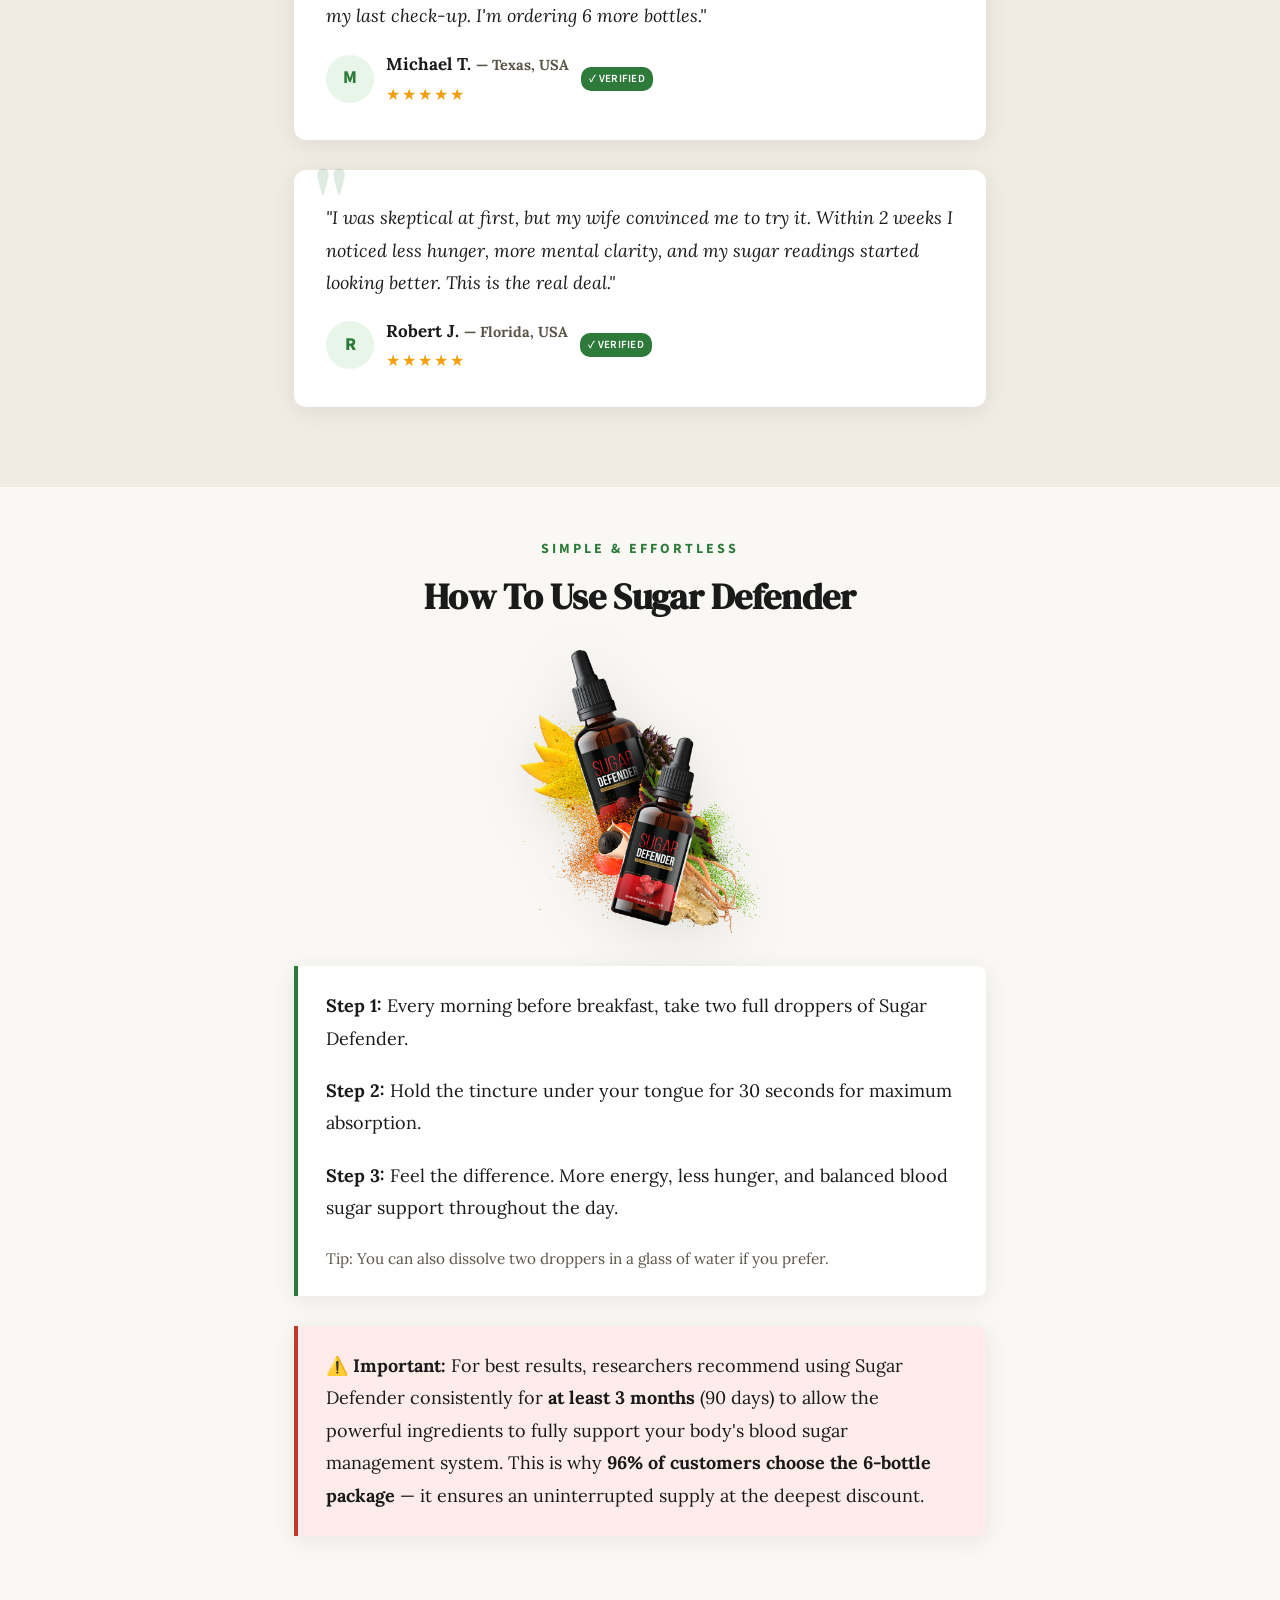
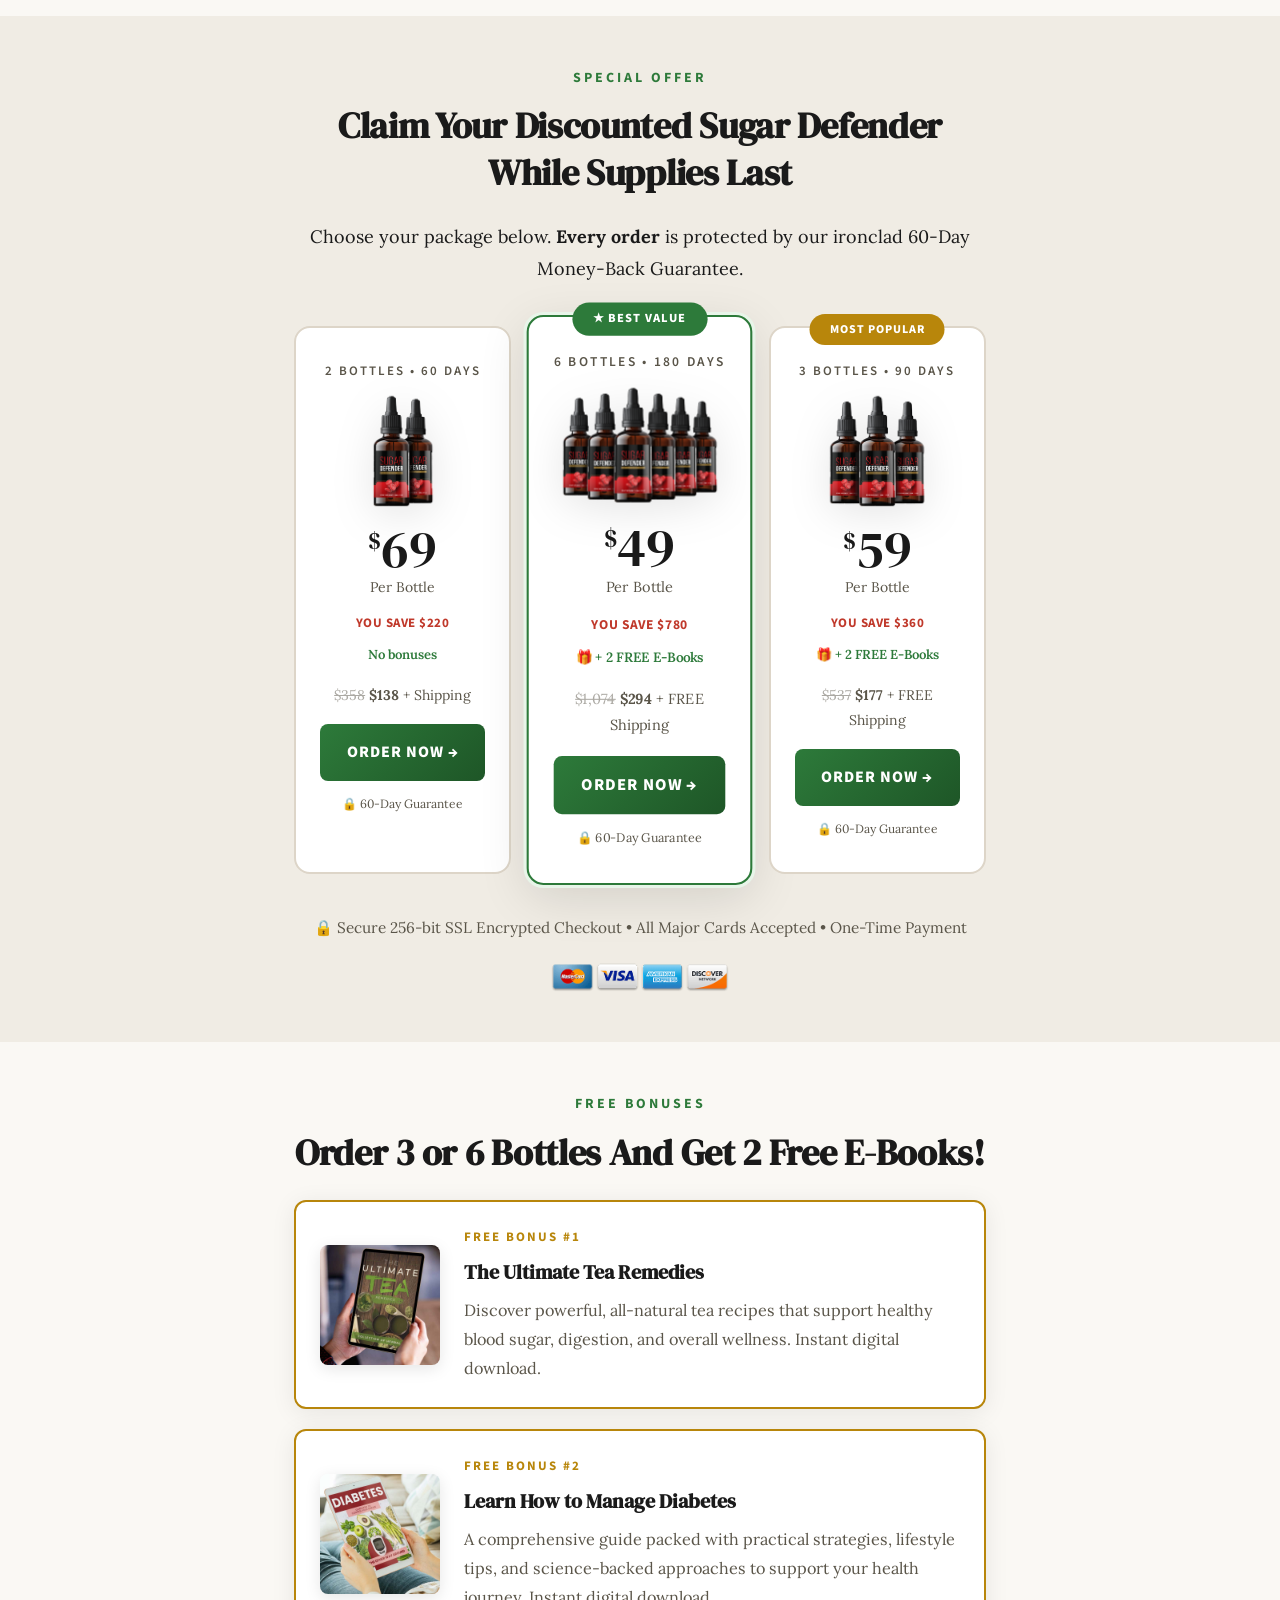
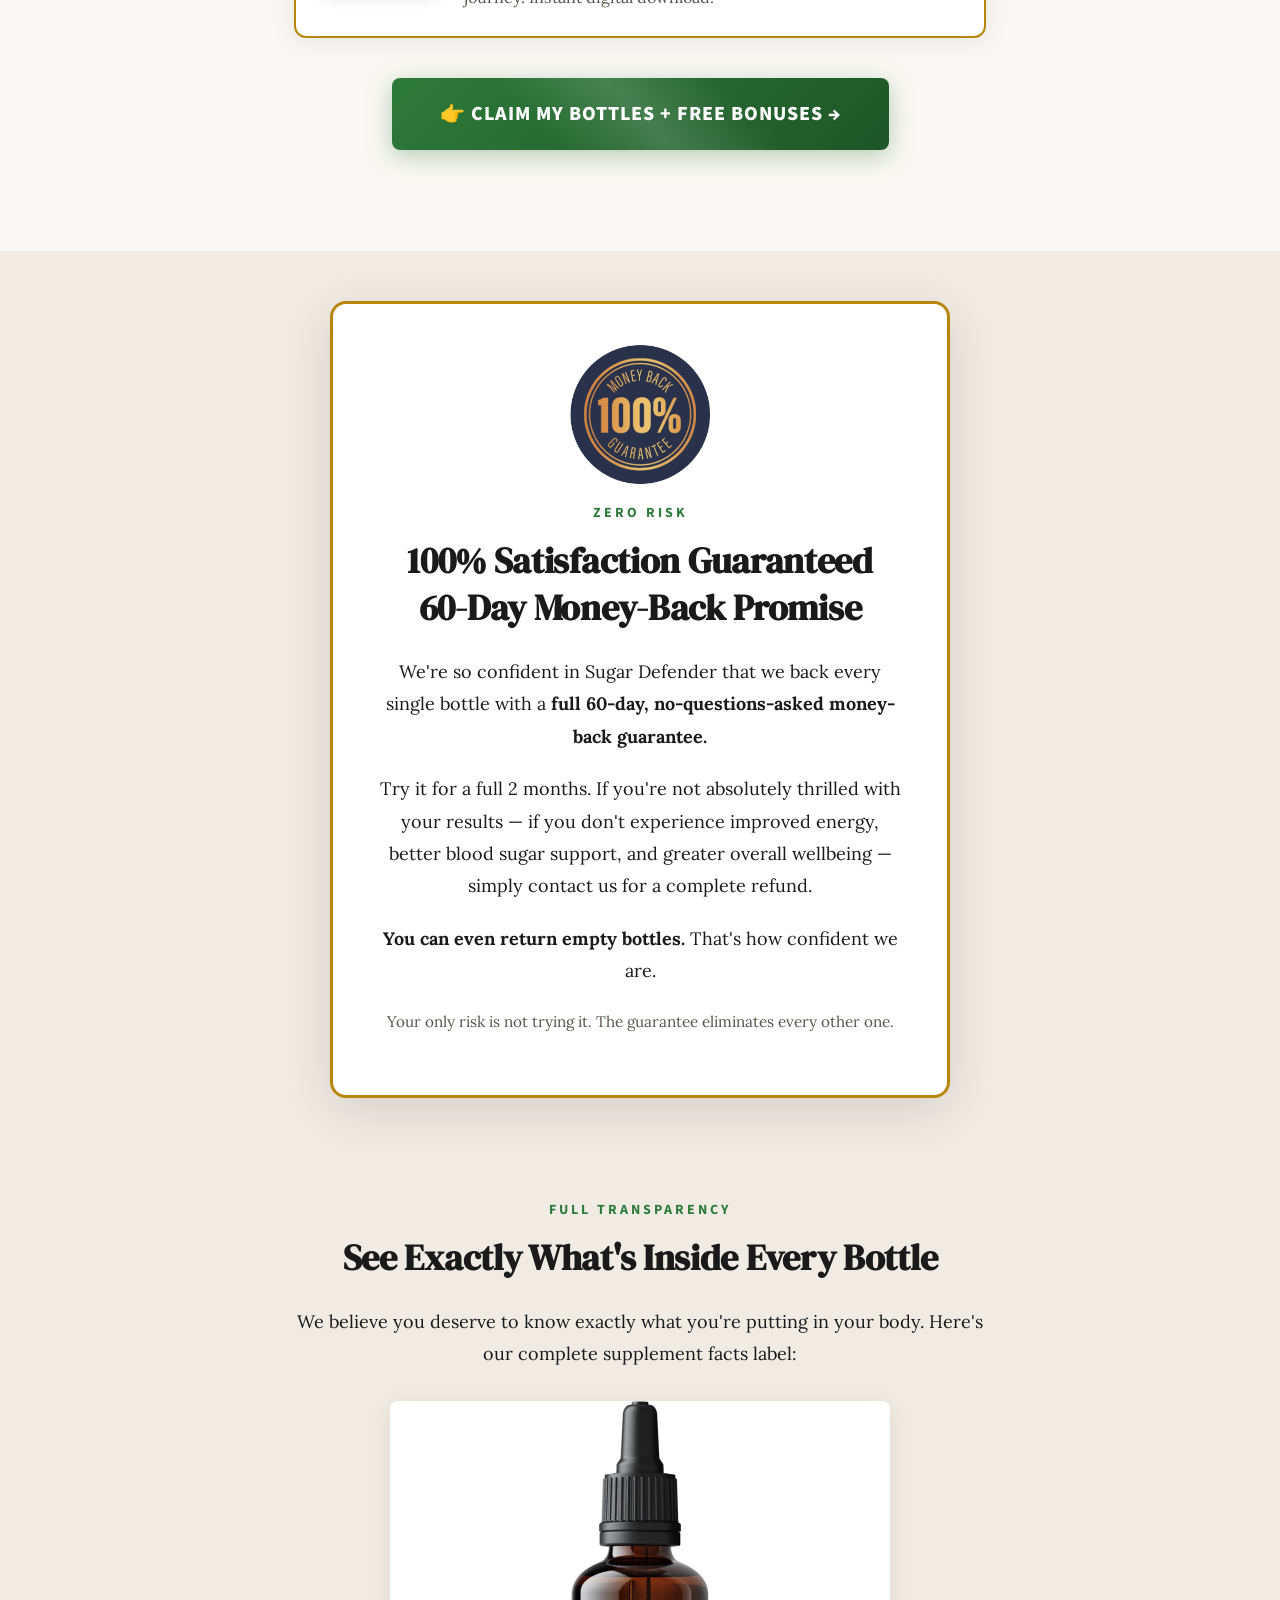
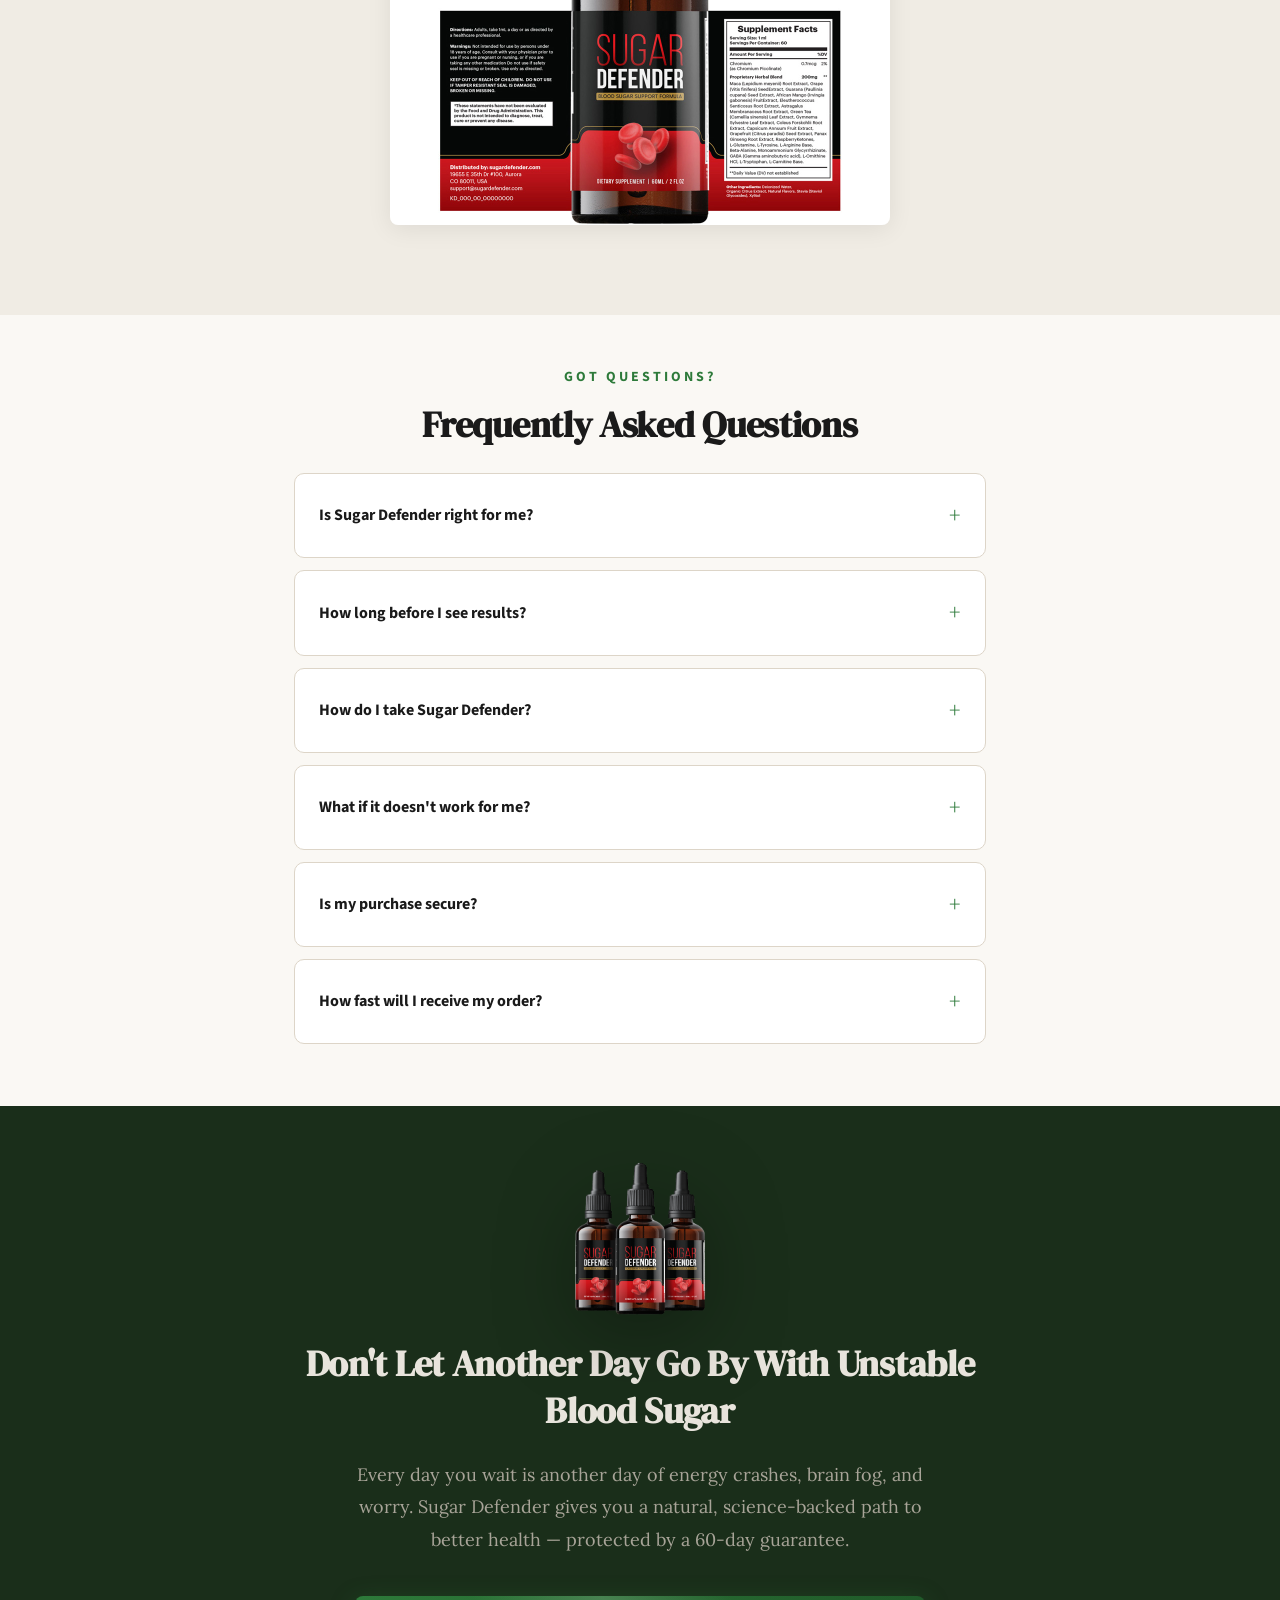
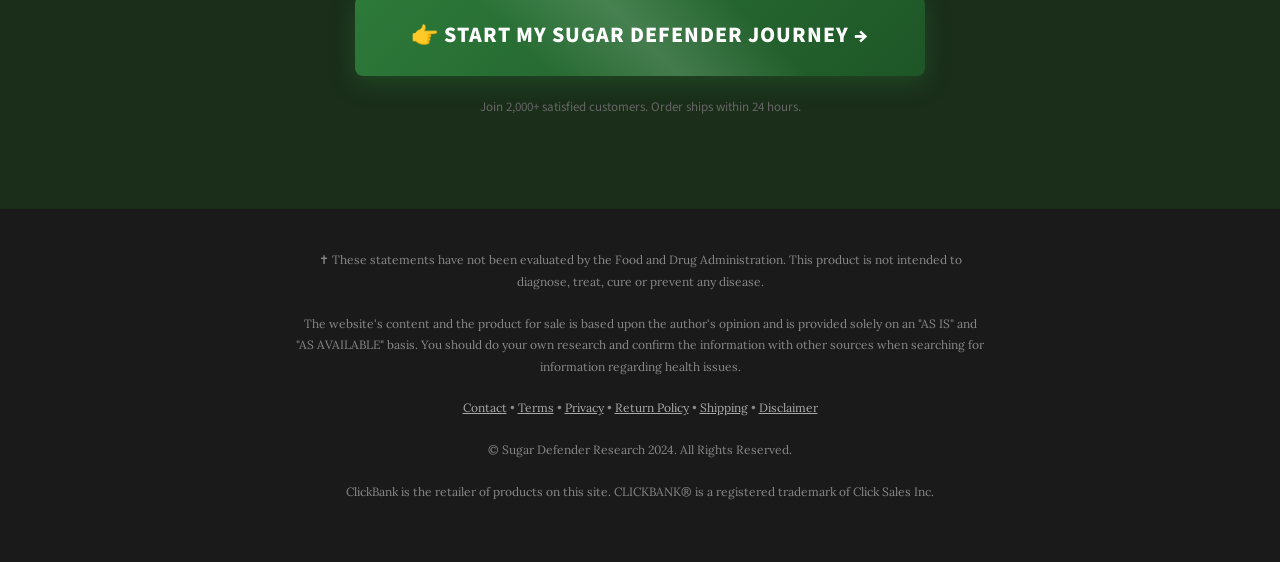
<file: pv/index.html>
<!DOCTYPE html><html lang="en"><head>
<meta charset="utf-8">
<meta name="viewport" content="width=device-width, initial-scale=1.0">
<title>Sugar Defender - The 8-Second Morning Ritual That Supports Healthy Blood Sugar</title>
<link rel="preconnect" href="https://fonts.googleapis.com">
<link href="https://fonts.googleapis.com/css2?family=Lora:ital,wght@0,400;0,500;0,600;0,700;1,400;1,500&amp;family=Source+Sans+3:wght@400;500;600;700;800;1000&amp;family=DM+Serif+Display&amp;display=swap" rel="stylesheet">
<style>
:root {
  --bg: #faf8f4;
  --bg-alt: #f0ece4;
  --text: #1a1a1a;
  --text-muted: #5a5549;
  --accent: #2d7a3a;
  --accent-dark: #1e5627;
  --accent-light: #e8f5e9;
  --red: #c0392b;
  --red-light: #fdecea;
  --gold: #b8860b;
  --gold-light: #fdf6e3;
  --border: #ddd5c8;
  --white: #fff;
  --shadow: 0 4px 24px rgba(0,0,0,0.08);
  --shadow-lg: 0 12px 48px rgba(0,0,0,0.12);
}
*, *::before, *::after { margin: 0; padding: 0; box-sizing: border-box; }
html { scroll-behavior: smooth; }
body {
  font-family: 'Lora', Georgia, serif;
  background: var(--bg);
  color: var(--text);
  line-height: 1.8;
  font-size: 18px;
  -webkit-font-smoothing: antialiased;
}

/* === UTILITY === */
.container { max-width: 740px; margin: 0 auto; padding: 0 24px; }
.text-center { text-align: center; }
.highlight { background: linear-gradient(to top, #fef08a 40%, transparent 40%); padding: 0 2px; }
.highlight-green { background: linear-gradient(to top, #bbf7d0 40%, transparent 40%); padding: 0 2px; }
.red { color: var(--red); }
.green { color: var(--accent); }
.gold { color: var(--gold); }
.bold { font-weight: 700; }
.strike { text-decoration: line-through; opacity: 0.5; }
.small { font-size: 0.85em; color: var(--text-muted); }
.spacer { height: 40px; }
.spacer-lg { height: 70px; }

/* === TOPBAR === */
.topbar {
  background: var(--red);
  color: white;
  text-align: center;
  padding: 10px 16px;
  font-family: 'Source Sans 3', sans-serif;
  font-weight: 700;
  font-size: 14px;
  letter-spacing: 0.5px;
  text-transform: uppercase;
  animation: pulse-bg 2s infinite;
}
@keyframes pulse-bg {
  0%, 100% { background: var(--red); }
  50% { background: #a93226; }
}
.topbar span { font-size: 16px; }

/* === HEADER === */
.header {
  background: var(--white);
  border-bottom: 1px solid var(--border);
  padding: 16px 0;
  text-align: center;
  position: sticky;
  top: 0;
  z-index: 100;
  box-shadow: 0 2px 12px rgba(0,0,0,0.04);
}
.header-inner {
  display: flex;
  align-items: center;
  justify-content: center;
  gap: 12px;
}
.header img { height: 42px; }
.header-title {
  font-family: 'DM Serif Display', serif;
  font-size: 22px;
  color: var(--accent-dark);
  letter-spacing: -0.5px;
}
.header-badge {
  font-family: 'Source Sans 3', sans-serif;
  font-size: 11px;
  background: var(--accent);
  color: white;
  padding: 3px 10px;
  border-radius: 20px;
  font-weight: 700;
  text-transform: uppercase;
  letter-spacing: 0.5px;
}

/* === HERO === */
.hero {
  padding: 60px 0 40px;
  text-align: center;
}
.hero-pre {
  font-family: 'Source Sans 3', sans-serif;
  font-size: 13px;
  text-transform: uppercase;
  letter-spacing: 3px;
  color: var(--text-muted);
  margin-bottom: 20px;
  font-weight: 600;
}
.hero h1 {
  font-family: 'DM Serif Display', serif;
  font-size: clamp(28px, 5vw, 44px);
  line-height: 1.2;
  color: var(--text);
  margin-bottom: 24px;
  letter-spacing: -0.5px;
}
.hero h1 em {
  color: var(--red);
  font-style: normal;
  text-decoration: underline;
  text-decoration-color: var(--red);
  text-underline-offset: 4px;
}
.hero-sub {
  font-size: 20px;
  color: var(--text-muted);
  max-width: 600px;
  margin: 0 auto 30px;
  font-style: italic;
}
.hero-img {
  max-width: 320px;
  margin: 0 auto;
  display: block;
  filter: drop-shadow(0 20px 40px rgba(0,0,0,0.15));
  animation: float 4s ease-in-out infinite;
}
@keyframes float {
  0%, 100% { transform: translateY(0); }
  50% { transform: translateY(-10px); }
}

/* === SECTION STYLES === */
.section { padding: 50px 0; }
.section-alt { background: var(--bg-alt); }
.section-dark { background: #1a2e1a; color: #e8e4dc; }
.section-dark .text-muted { color: #a8a498; }
.section-red { background: var(--red-light); border-top: 3px solid var(--red); border-bottom: 3px solid var(--red); }
.section-gold { background: var(--gold-light); border-top: 3px solid var(--gold); border-bottom: 3px solid var(--gold); }

h2.section-title {
  font-family: 'DM Serif Display', serif;
  font-size: clamp(24px, 4vw, 36px);
  line-height: 1.3;
  margin-bottom: 24px;
  letter-spacing: -0.3px;
}
h3.sub-title {
  font-family: 'Source Sans 3', sans-serif;
  font-size: 14px;
  text-transform: uppercase;
  letter-spacing: 3px;
  color: var(--accent);
  font-weight: 700;
  margin-bottom: 12px;
}

p { margin-bottom: 20px; }

/* === DIVIDERS === */
.divider {
  text-align: center;
  margin: 40px 0;
  position: relative;
}
.divider::before {
  content: '';
  position: absolute;
  top: 50%;
  left: 0;
  right: 0;
  height: 1px;
  background: var(--border);
}
.divider span {
  position: relative;
  background: var(--bg);
  padding: 0 20px;
  font-size: 24px;
}
.section-alt .divider span { background: var(--bg-alt); }

/* === CALLOUT BOXES === */
.callout {
  background: var(--white);
  border-left: 4px solid var(--accent);
  padding: 24px 28px;
  margin: 30px 0;
  border-radius: 0 8px 8px 0;
  box-shadow: var(--shadow);
}
.callout-red {
  border-left-color: var(--red);
  background: var(--red-light);
}
.callout-gold {
  border-left-color: var(--gold);
  background: var(--gold-light);
}
.callout p:last-child { margin-bottom: 0; }

/* === INLINE QUOTE === */
.quote {
  border-left: 4px solid var(--accent);
  padding: 20px 24px;
  margin: 30px 0;
  background: var(--accent-light);
  border-radius: 0 8px 8px 0;
  font-style: italic;
}
.quote-author {
  font-style: normal;
  font-weight: 700;
  font-size: 0.9em;
  margin-top: 10px;
  color: var(--accent-dark);
}

/* === TESTIMONIAL === */
.testimonial {
  background: var(--white);
  border-radius: 12px;
  padding: 32px;
  margin: 30px 0;
  box-shadow: var(--shadow);
  position: relative;
}
.testimonial::before {
  content: '"';
  font-family: 'DM Serif Display', serif;
  font-size: 80px;
  color: var(--accent);
  opacity: 0.15;
  position: absolute;
  top: -10px;
  left: 20px;
  line-height: 1;
}
.testimonial-text { font-style: italic; margin-bottom: 16px; }
.testimonial-meta {
  display: flex;
  align-items: center;
  gap: 12px;
}
.testimonial-avatar {
  width: 48px;
  height: 48px;
  border-radius: 50%;
  background: var(--accent-light);
  display: flex;
  align-items: center;
  justify-content: center;
  font-family: 'Source Sans 3', sans-serif;
  font-weight: 800;
  color: var(--accent);
  font-size: 18px;
  flex-shrink: 0;
}
.testimonial-name {
  font-weight: 700;
  font-size: 0.95em;
}
.testimonial-location {
  font-size: 0.8em;
  color: var(--text-muted);
}
.stars { color: #f59e0b; font-size: 16px; letter-spacing: 2px; }
.verified {
  font-family: 'Source Sans 3', sans-serif;
  font-size: 11px;
  background: var(--accent);
  color: white;
  padding: 2px 8px;
  border-radius: 10px;
  font-weight: 600;
  text-transform: uppercase;
  letter-spacing: 0.3px;
}

/* === CTA BUTTON === */
.cta-wrap { text-align: center; margin: 40px 0; }
.cta-btn {
  display: inline-block;
  font-family: 'Source Sans 3', sans-serif;
  font-size: 20px;
  font-weight: 800;
  text-transform: uppercase;
  letter-spacing: 1px;
  background: linear-gradient(135deg, var(--accent) 0%, var(--accent-dark) 100%);
  color: white;
  padding: 18px 48px;
  border-radius: 8px;
  text-decoration: none;
  box-shadow: 0 6px 24px rgba(45,122,58,0.35);
  transition: all 0.3s;
  position: relative;
  overflow: hidden;
}
.cta-btn:hover {
  transform: translateY(-2px);
  box-shadow: 0 10px 32px rgba(45,122,58,0.45);
}
.cta-btn::after {
  content: '';
  position: absolute;
  top: -50%;
  left: -50%;
  width: 200%;
  height: 200%;
  background: linear-gradient(45deg, transparent 40%, rgba(255,255,255,0.15) 50%, transparent 60%);
  animation: shine 3s infinite;
}
@keyframes shine {
  0% { transform: translateX(-100%) rotate(25deg); }
  100% { transform: translateX(100%) rotate(25deg); }
}
.cta-sub {
  font-family: 'Source Sans 3', sans-serif;
  font-size: 13px;
  color: var(--text-muted);
  margin-top: 10px;
}

/* === INGREDIENT CARD === */
.ingredient-grid {
  display: grid;
  grid-template-columns: 1fr 1fr;
  gap: 20px;
  margin: 30px 0;
}
@media (max-width: 600px) { .ingredient-grid { grid-template-columns: 1fr; } }
.ingredient-card {
  background: var(--white);
  border-radius: 12px;
  padding: 24px;
  box-shadow: var(--shadow);
  border: 1px solid var(--border);
  transition: transform 0.3s, box-shadow 0.3s;
}
.ingredient-card:hover {
  transform: translateY(-3px);
  box-shadow: var(--shadow-lg);
}
.ingredient-icon {
  font-size: 32px;
  margin-bottom: 10px;
}
.ingredient-name {
  font-family: 'Source Sans 3', sans-serif;
  font-weight: 800;
  font-size: 16px;
  text-transform: uppercase;
  letter-spacing: 1px;
  color: var(--accent-dark);
  margin-bottom: 6px;
}
.ingredient-desc {
  font-size: 0.9em;
  color: var(--text-muted);
  line-height: 1.6;
  margin: 0;
}

/* === PRICING === */
.pricing-grid {
  display: grid;
  grid-template-columns: repeat(3, 1fr);
  gap: 20px;
  margin: 40px 0;
}
@media (max-width: 768px) { .pricing-grid { grid-template-columns: 1fr; } }
.pricing-card {
  background: var(--white);
  border-radius: 16px;
  padding: 32px 24px;
  text-align: center;
  border: 2px solid var(--border);
  position: relative;
  transition: all 0.3s;
}
.pricing-card:hover {
  transform: translateY(-4px);
  box-shadow: var(--shadow-lg);
}
.pricing-card.featured {
  border-color: var(--accent);
  box-shadow: 0 0 0 3px var(--accent-light), var(--shadow-lg);
  transform: scale(1.04);
}
.pricing-card.featured:hover { transform: scale(1.06) translateY(-4px); }
.pricing-badge {
  position: absolute;
  top: -14px;
  left: 50%;
  transform: translateX(-50%);
  background: var(--accent);
  color: white;
  font-family: 'Source Sans 3', sans-serif;
  font-size: 12px;
  font-weight: 800;
  text-transform: uppercase;
  letter-spacing: 1px;
  padding: 5px 20px;
  border-radius: 20px;
  white-space: nowrap;
}
.pricing-bottles {
  font-family: 'Source Sans 3', sans-serif;
  font-size: 13px;
  text-transform: uppercase;
  letter-spacing: 2px;
  color: var(--text-muted);
  font-weight: 600;
  margin-bottom: 8px;
}
.pricing-price {
  font-family: 'DM Serif Display', serif;
  font-size: 52px;
  color: var(--text);
  line-height: 1;
}
.pricing-price sup { font-size: 24px; vertical-align: super; }
.pricing-per {
  font-size: 14px;
  color: var(--text-muted);
  margin-bottom: 12px;
}
.pricing-save {
  font-family: 'Source Sans 3', sans-serif;
  font-size: 13px;
  font-weight: 700;
  color: var(--red);
  text-transform: uppercase;
  letter-spacing: 0.5px;
  margin-bottom: 8px;
}
.pricing-bonus {
  font-size: 13px;
  color: var(--accent);
  font-weight: 600;
  margin-bottom: 16px;
}
.pricing-total {
  font-size: 14px;
  color: var(--text-muted);
  margin-bottom: 16px;
}
.pricing-btn {
  display: block;
  font-family: 'Source Sans 3', sans-serif;
  font-size: 16px;
  font-weight: 800;
  text-transform: uppercase;
  letter-spacing: 1px;
  background: linear-gradient(135deg, var(--accent) 0%, var(--accent-dark) 100%);
  color: white;
  padding: 14px;
  border-radius: 8px;
  text-decoration: none;
  transition: all 0.3s;
}
.pricing-btn:hover { opacity: 0.9; transform: scale(1.02); }
.pricing-guarantee {
  font-size: 12px;
  color: var(--text-muted);
  margin-top: 12px;
}

/* === GUARANTEE === */
.guarantee-box {
  background: var(--white);
  border: 3px solid var(--gold);
  border-radius: 16px;
  padding: 40px;
  text-align: center;
  box-shadow: var(--shadow-lg);
  max-width: 620px;
  margin: 0 auto;
}
.guarantee-seal {
  font-size: 64px;
  margin-bottom: 12px;
}

/* === FAQ === */
.faq-item {
  background: var(--white);
  border-radius: 10px;
  margin-bottom: 12px;
  border: 1px solid var(--border);
  overflow: hidden;
}
.faq-q {
  padding: 20px 24px;
  font-weight: 700;
  cursor: pointer;
  display: flex;
  justify-content: space-between;
  align-items: center;
  font-family: 'Source Sans 3', sans-serif;
  font-size: 16px;
  transition: background 0.2s;
}
.faq-q:hover { background: var(--bg-alt); }
.faq-q::after { content: '+'; font-size: 24px; color: var(--accent); font-weight: 300; transition: transform 0.3s; }
.faq-item.open .faq-q::after { transform: rotate(45deg); }
.faq-a {
  max-height: 0;
  overflow: hidden;
  transition: max-height 0.4s ease, padding 0.3s ease;
  padding: 0 24px;
  font-size: 0.95em;
  color: var(--text-muted);
}
.faq-item.open .faq-a { max-height: 500px; padding: 0 24px 20px; }

/* === FOOTER === */
.footer {
  background: #1a1a1a;
  color: #888;
  text-align: center;
  padding: 40px 24px;
  font-size: 12px;
  line-height: 1.8;
}
.footer a { color: #aaa; text-decoration: underline; }

/* === SCROLL ANIMATIONS === */
.fade-in {
  opacity: 0;
  transform: translateY(30px);
  transition: opacity 0.8s ease, transform 0.8s ease;
}
.fade-in.visible {
  opacity: 1;
  transform: translateY(0);
}

/* === STICKY CTA === */
.sticky-cta {
  position: fixed;
  bottom: 0;
  left: 0;
  right: 0;
  background: var(--white);
  border-top: 2px solid var(--accent);
  padding: 12px 24px;
  text-align: center;
  z-index: 200;
  box-shadow: 0 -4px 20px rgba(0,0,0,0.1);
  transform: translateY(100%);
  transition: transform 0.4s;
}
.sticky-cta.show { transform: translateY(0); }
.sticky-cta a {
  font-family: 'Source Sans 3', sans-serif;
  font-size: 16px;
  font-weight: 800;
  text-transform: uppercase;
  letter-spacing: 1px;
  background: linear-gradient(135deg, var(--accent) 0%, var(--accent-dark) 100%);
  color: white;
  padding: 12px 40px;
  border-radius: 6px;
  text-decoration: none;
  display: inline-block;
}
.sticky-cta .sticky-text {
  font-family: 'Source Sans 3', sans-serif;
  font-size: 11px;
  color: var(--text-muted);
  margin-top: 4px;
}

/* === PRODUCT IMAGES === */
.product-img-center {
  display: block;
  max-width: 360px;
  margin: 30px auto;
  filter: drop-shadow(0 16px 40px rgba(0,0,0,0.12));
}
.product-img-small {
  display: block;
  max-width: 240px;
  margin: 20px auto;
  filter: drop-shadow(0 10px 30px rgba(0,0,0,0.1));
}
.product-inline {
  display: flex;
  align-items: center;
  gap: 30px;
  margin: 30px 0;
}
.product-inline img {
  max-width: 200px;
  flex-shrink: 0;
  filter: drop-shadow(0 10px 30px rgba(0,0,0,0.12));
}
.product-inline-text { flex: 1; }
@media (max-width: 600px) {
  .product-inline {
    flex-direction: column;
    text-align: center;
  }
  .product-inline img { max-width: 180px; }
}
.ingredient-card img {
  width: 80px;
  height: 80px;
  border-radius: 12px;
  object-fit: cover;
  margin-bottom: 10px;
}
.testimonial-photo {
  width: 56px;
  height: 56px;
  border-radius: 50%;
  object-fit: cover;
  flex-shrink: 0;
}
.bonus-card {
  display: flex;
  align-items: center;
  gap: 24px;
  background: var(--white);
  border: 2px solid var(--gold);
  border-radius: 12px;
  padding: 24px;
  margin: 20px 0;
  box-shadow: var(--shadow);
}
.bonus-card img {
  width: 120px;
  flex-shrink: 0;
  border-radius: 8px;
  box-shadow: 0 4px 16px rgba(0,0,0,0.1);
}
.bonus-card-text { flex: 1; }
.bonus-card-text h4 {
  font-family: 'Source Sans 3', sans-serif;
  font-size: 13px;
  text-transform: uppercase;
  letter-spacing: 2px;
  color: var(--gold);
  font-weight: 700;
  margin-bottom: 4px;
}
.bonus-card-text h3 {
  font-family: 'DM Serif Display', serif;
  font-size: 20px;
  margin-bottom: 6px;
}
.bonus-card-text p { margin: 0; font-size: 0.9em; color: var(--text-muted); }
@media (max-width: 500px) {
  .bonus-card { flex-direction: column; text-align: center; }
  .bonus-card img { width: 100px; }
}
.guarantee-img {
  max-width: 140px;
  margin: 0 auto 16px;
  display: block;
}
.pricing-card img {
  max-width: 160px;
  margin: 8px auto 12px;
  display: block;
  filter: drop-shadow(0 8px 20px rgba(0,0,0,0.1));
}
.bottle-fruits-img {
  display: block;
  max-width: 320px;
  margin: 30px auto 0;
  filter: drop-shadow(0 12px 32px rgba(0,0,0,0.1));
}
.cards-img {
  max-width: 180px;
  margin: 8px auto 0;
  display: block;
  opacity: 0.7;
}
.label-section {
  text-align: center;
  margin: 30px 0;
}
.label-section img {
  max-width: 500px;
  width: 100%;
  border-radius: 8px;
  box-shadow: var(--shadow);
}

/* === URGENCY BAR === */
.urgency {
  background: var(--red);
  color: white;
  text-align: center;
  padding: 14px 16px;
  font-family: 'Source Sans 3', sans-serif;
  font-weight: 700;
  font-size: 15px;
}
.urgency-timer {
  font-size: 22px;
  font-weight: 800;
  letter-spacing: 2px;
}
</style>
</head>
<body>

<!-- TOP BAR -->
<div class="topbar">
  ⚠️ <span>WARNING:</span> Due to extremely high demand, Sugar Defender is selling out fast. Limited stock available.
</div>

<!-- HEADER -->
<div class="header">
  <div class="header-inner">
    <span class="header-title">Sugar Defender</span>
    <span class="header-badge">★ #1 Rated</span>
  </div>
</div>

<!-- HERO -->
<section class="hero">
  <div class="container">
    <div class="hero-pre">Breaking Health Discovery</div>
    <h1>The 8-Second Morning Ritual That's Helping Thousands Naturally Support <em>Healthy Blood Sugar</em> Levels</h1>
    <p class="hero-sub">Without restrictive diets, exhausting exercise routines, or expensive prescriptions.</p>
    <img src="images/SUGARDEFENDERx6-500px.png" alt="Sugar Defender Bottles" class="hero-img">
    <div class="cta-wrap">
      <a href="#order" class="cta-btn">👉 Yes! I Want Healthy Blood Sugar →</a>
      <div class="cta-sub">🔒 60-Day Money-Back Guarantee • Free Shipping on 3+ Bottles</div>
    </div>
  </div>
</section>

<!-- URGENCY -->
<div class="urgency">
  ⏰ Special Pricing Ends Soon — Today's Price: <strong>As Low As $49/bottle</strong> (Regular $179)
</div>

<!-- OPENING STORY -->
<section class="section">
  <div class="container">
    <div class="fade-in visible">
      <p><strong>Dear Friend,</strong></p>
      <p>If you're tired of the constant mid-day energy crashes... the brain fog that makes you feel 20 years older... the irritability that puts a strain on your relationships...</p>
      <p>And most importantly, if you're worried about your blood sugar numbers every single time you visit the doctor...</p>
      <p>Then <span class="highlight">this might be the most important letter you ever read.</span></p>
      <p>Because what I'm about to share with you is a <strong>little-known natural formula</strong> that's already helped thousands of men and women in their 30s, 40s, 50s, and even 70s support healthy blood sugar levels — while also boosting all-day energy, mental clarity, and healthy weight management.</p>
      <p>And it all starts with <strong>an 8-second morning ritual</strong> using a powerful blend of 8 plant-based ingredients backed by scientific research.</p>
    </div>

    <div class="divider"><span>✦</span></div>

    <div class="fade-in">
      <h3 class="sub-title">The Hidden Truth</h3>
      <h2 class="section-title">Why Most People Struggle With Blood Sugar — And Why It's <em>Not</em> Their Fault</h2>
      <p>Here's something most people don't know:</p>
      <p><span class="highlight-green">Blood sugar imbalances aren't just about what you eat.</span> They're driven by a complex web of metabolic factors — including insulin sensitivity, cellular energy production, cortisol levels, and the efficiency of your body's glucose processing pathways.</p>
      <p>That's why <strong>willpower alone isn't enough</strong>. You can eat perfectly and exercise daily, but if your body's internal blood sugar management system isn't functioning optimally, you're fighting a battle you can't win.</p>
      <p>The good news? Modern science has identified <strong>specific natural compounds</strong> that can support these internal mechanisms — working <em>with</em> your body rather than against it.</p>
    </div>

    <div class="callout fade-in">
      <p><strong>Key Fact:</strong> Research from Yale, Johns Hopkins, and the National Institutes of Health has shown that targeted natural compounds like Chromium, Gymnema, and Ginseng can play a significant role in supporting healthy glucose metabolism.</p>
    </div>
  </div>
</section>

<!-- PRODUCT INTRO -->
<section class="section section-alt">
  <div class="container">
    <div class="fade-in text-center">
      <h3 class="sub-title">Introducing</h3>
      <h2 class="section-title">Sugar Defender: Nature's Most Powerful Blood Sugar Support Formula</h2>
      <p>Sugar Defender is a meticulously crafted liquid formula containing <strong>8 clinically-studied natural ingredients</strong> — each one selected for its proven ability to support healthy blood sugar levels, boost energy, and promote overall metabolic health.</p>
      <p>It's manufactured in the United States in a <strong>state-of-the-art FDA-registered, GMP-certified facility</strong>, using only the finest ingredients from around the world.</p>
      <img src="images/1bottle-fruits.png" alt="Sugar Defender Bottle with Natural Ingredients" class="product-img-center fade-in">
    </div>

    <div class="divider"><span>🌿</span></div>

    <!-- TESTIMONIAL 1 -->
    <div class="testimonial fade-in">
      <p class="testimonial-text">"My blood sugar is stable and I have more energy. I looked up helpful plants, vitamins and minerals and started buying them separately, but found this product and all were included. Very happy with the results!"</p>
      <div class="testimonial-meta">
        <img src="images/sean.jpg" alt="Sean B." class="testimonial-photo">
        <div>
          <div class="testimonial-name">Sean B. <span class="small">— North Carolina, USA</span></div>
          <div class="stars">★★★★★</div>
        </div>
        <span class="verified">✓ Verified</span>
      </div>
    </div>
  </div>
</section>

<!-- INGREDIENTS -->
<section class="section">
  <div class="container">
    <div class="fade-in text-center">
      <h3 class="sub-title">The Formula</h3>
      <h2 class="section-title">8 Powerhouse Ingredients Working In Perfect Synergy</h2>
      <p>Every single drop of Sugar Defender contains a precise combination of nature's most effective blood sugar support compounds:</p>
    </div>

    <div class="ingredient-grid fade-in">
      <div class="ingredient-card">
        <img src="images/i-eleuthero.jpg" alt="Eleuthero">
        <div class="ingredient-name">Eleuthero</div>
        <p class="ingredient-desc">Known as "Siberian Ginseng," it supercharges your energy levels and fights fatigue at its source. Keeps you alert and active all day long.</p>
      </div>
      <div class="ingredient-card">
        <img src="images/i-coleus.jpg" alt="Coleus">
        <div class="ingredient-name">Coleus</div>
        <p class="ingredient-desc">A potent fat-burning aid that helps your body metabolize stored fat more efficiently, supporting both weight management and metabolic health.</p>
      </div>
      <div class="ingredient-card">
        <img src="images/i-maca-root.jpg" alt="Maca Root">
        <div class="ingredient-name">Maca Root</div>
        <p class="ingredient-desc">Ancient Peruvian superfood that provides sustained, natural energy without jitters or crashes. Also supports hormonal balance.</p>
      </div>
      <div class="ingredient-card">
        <img src="images/i-african-mango.jpg" alt="African Mango">
        <div class="ingredient-name">African Mango</div>
        <p class="ingredient-desc">Clinically studied for its powerful fat-burning properties. Supports healthy cholesterol and helps reduce body weight naturally.</p>
      </div>
      <div class="ingredient-card">
        <img src="images/i-guarana.jpg" alt="Guarana">
        <div class="ingredient-name">Guarana</div>
        <p class="ingredient-desc">Nature's metabolism activator. Stimulates thermogenesis and supports your body's natural ability to burn calories efficiently.</p>
      </div>
      <div class="ingredient-card">
        <img src="images/i-gymnema.jpg" alt="Gymnema">
        <div class="ingredient-name">Gymnema</div>
        <p class="ingredient-desc">Called the "sugar destroyer" in Ayurvedic medicine. Directly supports healthy heart function and balanced blood sugar levels.</p>
      </div>
      <div class="ingredient-card">
        <img src="images/i-ginseng-root.jpg" alt="Ginseng">
        <div class="ingredient-name">Ginseng</div>
        <p class="ingredient-desc">One of the most researched herbs on earth. Multiple studies confirm its ability to support healthy blood glucose and cognitive function.</p>
      </div>
      <div class="ingredient-card">
        <img src="images/i-chromium-picolinate.jpg" alt="Chromium">
        <div class="ingredient-name">Chromium</div>
        <p class="ingredient-desc">The essential mineral for glucose metabolism. Over 20+ clinical studies validate its role in supporting healthy insulin sensitivity.</p>
      </div>
    </div>

    <div class="callout callout-gold fade-in">
      <p><strong>What Makes Sugar Defender Different?</strong> Most supplements use just 1-2 of these ingredients at low doses. Sugar Defender combines <strong>all 8 in clinically-meaningful amounts</strong> in a fast-absorbing liquid formula that you simply take under your tongue for maximum bioavailability.</p>
    </div>

    <div class="cta-wrap fade-in">
      <a href="#order" class="cta-btn">👉 Try Sugar Defender Risk-Free Today →</a>
      <div class="cta-sub">🔬 Backed by 21+ Scientific References</div>
    </div>
  </div>
</section>

<!-- SOCIAL PROOF -->
<section class="section section-alt">
  <div class="container">
    <div class="fade-in text-center">
      <h3 class="sub-title">Real People, Real Results</h3>
      <h2 class="section-title">Thousands Of Lives Changed — And Counting</h2>
      <p class="small">★★★★★ 4.98/5 based on 2,000+ verified reviews</p>
    </div>

    <div class="testimonial fade-in">
      <p class="testimonial-text">"I really like this product! I've been taking another blood sugar support product for several years that is much more expensive. This works just as well for less cost! Thank you!"</p>
      <div class="testimonial-meta">
        <img src="images/sabine.jpg" alt="Sabine S." class="testimonial-photo">
        <div>
          <div class="testimonial-name">Sabine S. <span class="small">— Arizona, USA</span></div>
          <div class="stars">★★★★★</div>
        </div>
        <span class="verified">✓ Verified</span>
      </div>
    </div>

    <div class="testimonial fade-in">
      <p class="testimonial-text">"After 3 weeks on Sugar Defender, my energy levels are through the roof. I no longer get that 2 PM crash. My doctor was impressed with my numbers at my last check-up. I'm ordering 6 more bottles."</p>
      <div class="testimonial-meta">
        <div class="testimonial-avatar">M</div>
        <div>
          <div class="testimonial-name">Michael T. <span class="small">— Texas, USA</span></div>
          <div class="stars">★★★★★</div>
        </div>
        <span class="verified">✓ Verified</span>
      </div>
    </div>

    <div class="testimonial fade-in">
      <p class="testimonial-text">"I was skeptical at first, but my wife convinced me to try it. Within 2 weeks I noticed less hunger, more mental clarity, and my sugar readings started looking better. This is the real deal."</p>
      <div class="testimonial-meta">
        <div class="testimonial-avatar">R</div>
        <div>
          <div class="testimonial-name">Robert J. <span class="small">— Florida, USA</span></div>
          <div class="stars">★★★★★</div>
        </div>
        <span class="verified">✓ Verified</span>
      </div>
    </div>
  </div>
</section>

<!-- HOW TO USE -->
<section class="section">
  <div class="container">
    <div class="fade-in text-center">
      <h3 class="sub-title">Simple &amp; Effortless</h3>
      <h2 class="section-title">How To Use Sugar Defender</h2>
      <img src="images/2bootle-fruits.png" alt="Sugar Defender Bottles" class="product-img-small fade-in">
    </div>

    <div class="fade-in">
      <div class="callout">
        <p><strong>Step 1:</strong> Every morning before breakfast, take two full droppers of Sugar Defender.</p>
        <p><strong>Step 2:</strong> Hold the tincture under your tongue for 30 seconds for maximum absorption.</p>
        <p><strong>Step 3:</strong> Feel the difference. More energy, less hunger, and balanced blood sugar support throughout the day.</p>
        <p class="small" style="margin-top:10px">Tip: You can also dissolve two droppers in a glass of water if you prefer.</p>
      </div>
    </div>

    <div class="callout-red callout fade-in">
      <p><strong>⚠️ Important:</strong> For best results, researchers recommend using Sugar Defender consistently for <strong>at least 3 months</strong> (90 days) to allow the powerful ingredients to fully support your body's blood sugar management system. This is why <strong>96% of customers choose the 6-bottle package</strong> — it ensures an uninterrupted supply at the deepest discount.</p>
    </div>
  </div>
</section>

<!-- PRICING -->
<section class="section section-alt" id="order">
  <div class="container">
    <div class="fade-in text-center">
      <h3 class="sub-title">Special Offer</h3>
      <h2 class="section-title">Claim Your Discounted Sugar Defender<br>While Supplies Last</h2>
      <p>Choose your package below. <strong>Every order</strong> is protected by our ironclad 60-Day Money-Back Guarantee.</p>
    </div>

    <div class="pricing-grid fade-in">
      <!-- 2 Bottles -->
      <div class="pricing-card">
        <div class="pricing-bottles">2 Bottles • 60 Days</div>
        <img src="images/SUGARDEFENDERx2-500px.png" alt="Sugar Defender 2 Bottles">
        <div class="pricing-price"><sup>$</sup>69</div>
        <div class="pricing-per">Per Bottle</div>
        <div class="pricing-save">YOU SAVE $220</div>
        <div class="pricing-bonus small">No bonuses</div>
        <div class="pricing-total"><span class="strike">$358</span> <strong>$138</strong> + Shipping</div>
        <a href="https://sugardef.pay.clickbank.net/?cbitems=11&amp;cbfid=55480&amp;template=two&amp;exitoffer=exit" class="pricing-btn">Order Now →</a>
        <div class="pricing-guarantee">🔒 60-Day Guarantee</div>
      </div>

      <!-- 6 Bottles - FEATURED -->
      <div class="pricing-card featured">
        <div class="pricing-badge">★ Best Value</div>
        <div class="pricing-bottles">6 Bottles • 180 Days</div>
        <img src="images/SUGARDEFENDERx6-500px.png" alt="Sugar Defender 6 Bottles">
        <div class="pricing-price"><sup>$</sup>49</div>
        <div class="pricing-per">Per Bottle</div>
        <div class="pricing-save">YOU SAVE $780</div>
        <div class="pricing-bonus">🎁 + 2 FREE E-Books</div>
        <div class="pricing-total"><span class="strike">$1,074</span> <strong>$294</strong> + FREE Shipping</div>
        <a href="https://sugardef.pay.clickbank.net/?cbitems=3&amp;cbfid=57583&amp;template=six&amp;exitoffer=exit" class="pricing-btn">Order Now →</a>
        <div class="pricing-guarantee">🔒 60-Day Guarantee</div>
      </div>

      <!-- 3 Bottles -->
      <div class="pricing-card">
        <div class="pricing-badge" style="background:var(--gold)">Most Popular</div>
        <div class="pricing-bottles">3 Bottles • 90 Days</div>
        <img src="images/SUGARDEFENDERx3-500px.png" alt="Sugar Defender 3 Bottles">
        <div class="pricing-price"><sup>$</sup>59</div>
        <div class="pricing-per">Per Bottle</div>
        <div class="pricing-save">YOU SAVE $360</div>
        <div class="pricing-bonus">🎁 + 2 FREE E-Books</div>
        <div class="pricing-total"><span class="strike">$537</span> <strong>$177</strong> + FREE Shipping</div>
        <a href="https://sugardef.pay.clickbank.net/?cbitems=2&amp;cbfid=55479&amp;template=three&amp;exitoffer=exit" class="pricing-btn">Order Now →</a>
        <div class="pricing-guarantee">🔒 60-Day Guarantee</div>
      </div>
    </div>

    <p class="text-center small fade-in">🔒 Secure 256-bit SSL Encrypted Checkout • All Major Cards Accepted • One-Time Payment</p>
    <img src="images/cards.png" alt="Accepted Payment Cards" class="cards-img fade-in">
  </div>
</section>

<!-- BONUSES -->
<section class="section">
  <div class="container">
    <div class="fade-in text-center">
      <h3 class="sub-title">Free Bonuses</h3>
      <h2 class="section-title">Order 3 or 6 Bottles And Get 2 Free E-Books!</h2>
    </div>

    <div class="bonus-card fade-in">
      <img src="images/book1.jpg" alt="The Ultimate Tea Remedies">
      <div class="bonus-card-text">
        <h4>Free Bonus #1</h4>
        <h3>The Ultimate Tea Remedies</h3>
        <p>Discover powerful, all-natural tea recipes that support healthy blood sugar, digestion, and overall wellness. Instant digital download.</p>
      </div>
    </div>

    <div class="bonus-card fade-in">
      <img src="images/book2.jpg" alt="Learn How to Manage Diabetes">
      <div class="bonus-card-text">
        <h4>Free Bonus #2</h4>
        <h3>Learn How to Manage Diabetes</h3>
        <p>A comprehensive guide packed with practical strategies, lifestyle tips, and science-backed approaches to support your health journey. Instant digital download.</p>
      </div>
    </div>

    <div class="cta-wrap fade-in">
      <a href="#order" class="cta-btn">👉 Claim My Bottles + Free Bonuses →</a>
    </div>
  </div>
</section>

<!-- GUARANTEE -->
<section class="section section-alt">
  <div class="container">
    <div class="guarantee-box fade-in">
      <img src="images/money-back.png" alt="60-Day Money Back Guarantee" class="guarantee-img">
      <h3 class="sub-title">Zero Risk</h3>
      <h2 class="section-title">100% Satisfaction Guaranteed<br>60-Day Money-Back Promise</h2>
      <p>We're so confident in Sugar Defender that we back every single bottle with a <strong>full 60-day, no-questions-asked money-back guarantee.</strong></p>
      <p>Try it for a full 2 months. If you're not absolutely thrilled with your results — if you don't experience improved energy, better blood sugar support, and greater overall wellbeing — simply contact us for a complete refund.</p>
      <p><strong>You can even return empty bottles.</strong> That's how confident we are.</p>
      <p class="small">Your only risk is not trying it. The guarantee eliminates every other one.</p>
    </div>
  </div>
</section>

<!-- LABEL / TRANSPARENCY -->
<section class="section section-alt">
  <div class="container">
    <div class="fade-in text-center">
      <h3 class="sub-title">Full Transparency</h3>
      <h2 class="section-title">See Exactly What's Inside Every Bottle</h2>
      <p>We believe you deserve to know exactly what you're putting in your body. Here's our complete supplement facts label:</p>
      <div class="label-section">
        <img src="images/bottle-label.jpg" alt="Sugar Defender Supplement Facts Label">
      </div>
    </div>
  </div>
</section>

<!-- FAQ -->
<section class="section">
  <div class="container">
    <div class="fade-in text-center">
      <h3 class="sub-title">Got Questions?</h3>
      <h2 class="section-title">Frequently Asked Questions</h2>
    </div>

    <div class="fade-in">
      <div class="faq-item">
        <div class="faq-q">Is Sugar Defender right for me?</div>
        <div class="faq-a"><p>Sugar Defender has provided support for men and women in their 30s, 40s, 50s, and even 70s. It uses pure plant ingredients and natural minerals, and is manufactured in the United States in an FDA-registered, GMP-certified facility.</p></div>
      </div>

      <div class="faq-item">
        <div class="faq-q">How long before I see results?</div>
        <div class="faq-a"><p>Most people report feeling a difference within the first week. However, the best results are seen with consistent use over 3 months or longer, which is why we recommend the 3 or 6 bottle packages.</p></div>
      </div>

      <div class="faq-item">
        <div class="faq-q">How do I take Sugar Defender?</div>
        <div class="faq-a"><p>Simply take two full droppers under your tongue each morning before breakfast. Hold for 30 seconds before swallowing for maximum absorption. You can also mix it into a glass of water.</p></div>
      </div>

      <div class="faq-item">
        <div class="faq-q">What if it doesn't work for me?</div>
        <div class="faq-a"><p>Every bottle comes with a 60-day, no-questions-asked money-back guarantee. If you're not completely satisfied, simply return the product (even empty bottles) for a full refund.</p></div>
      </div>

      <div class="faq-item">
        <div class="faq-q">Is my purchase secure?</div>
        <div class="faq-a"><p>Absolutely. This is a one-time payment with no hidden fees or subscriptions. We use industry-leading SSL encryption to keep your information safe and private.</p></div>
      </div>

      <div class="faq-item">
        <div class="faq-q">How fast will I receive my order?</div>
        <div class="faq-a"><p>We ship within 24 working hours via premium carriers like FedEx or UPS. Domestic orders typically arrive within 5-10 business days. You'll receive an email with tracking information.</p></div>
      </div>
    </div>
  </div>
</section>

<!-- FINAL CTA -->
<section class="section section-dark">
  <div class="container text-center">
    <div class="fade-in">
      <img src="images/SUGARDEFENDERx3-500px.png" alt="Sugar Defender" style="max-width:220px; margin:0 auto 20px; display:block; filter:drop-shadow(0 16px 40px rgba(0,0,0,0.3));">
      <h2 class="section-title" style="color:#e8e4dc;">Don't Let Another Day Go By With Unstable Blood Sugar</h2>
      <p style="color:#a8a498; max-width:580px; margin:0 auto 20px;">Every day you wait is another day of energy crashes, brain fog, and worry. Sugar Defender gives you a natural, science-backed path to better health — protected by a 60-day guarantee.</p>
      <div class="cta-wrap">
        <a href="#order" class="cta-btn" style="font-size:22px; padding:20px 56px;">👉 Start My Sugar Defender Journey →</a>
        <div class="cta-sub" style="color:#666;">Join 2,000+ satisfied customers. Order ships within 24 hours.</div>
      </div>
    </div>
  </div>
</section>

<!-- FOOTER -->
<div class="footer">
  <div class="container">
    <p>✝ These statements have not been evaluated by the Food and Drug Administration. This product is not intended to diagnose, treat, cure or prevent any disease.</p>
    <p style="margin-top:12px;">The website's content and the product for sale is based upon the author's opinion and is provided solely on an "AS IS" and "AS AVAILABLE" basis. You should do your own research and confirm the information with other sources when searching for information regarding health issues.</p>
    <p style="margin-top:12px;">
      <a href="https://sugardefender24.com/info/contact.html">Contact</a> •
      <a href="https://sugardefender24.com/info/terms.html">Terms</a> •
      <a href="https://sugardefender24.com/info/privacy.html">Privacy</a> •
      <a href="https://sugardefender24.com/info/return-policy.html">Return Policy</a> •
      <a href="https://sugardefender24.com/info/shipping.html">Shipping</a> •
      <a href="https://sugardefender24.com/info/disclamer.html">Disclaimer</a>
    </p>
    <p style="margin-top:12px;">© Sugar Defender Research 2024. All Rights Reserved.</p>
    <p>ClickBank is the retailer of products on this site. CLICKBANK® is a registered trademark of Click Sales Inc.</p>
  </div>
</div>

<!-- STICKY CTA -->
<div class="sticky-cta" id="stickyCta">
  <a href="#order">👉 Get Sugar Defender — Up to 78% OFF →</a>
  <div class="sticky-text">🔒 60-Day Guarantee • Free Shipping on 3+ Bottles</div>
</div>

<script>
// FAQ Toggle
document.querySelectorAll('.faq-q').forEach(q => {
  q.addEventListener('click', () => {
    const item = q.parentElement;
    const wasOpen = item.classList.contains('open');
    document.querySelectorAll('.faq-item').forEach(i => i.classList.remove('open'));
    if (!wasOpen) item.classList.add('open');
  });
});

// Scroll animations
const observer = new IntersectionObserver((entries) => {
  entries.forEach(entry => {
    if (entry.isIntersecting) {
      entry.target.classList.add('visible');
    }
  });
}, { threshold: 0.1 });
document.querySelectorAll('.fade-in').forEach(el => observer.observe(el));

// Sticky CTA
const stickyCta = document.getElementById('stickyCta');
window.addEventListener('scroll', () => {
  if (window.scrollY > 800) {
    stickyCta.classList.add('show');
  } else {
    stickyCta.classList.remove('show');
  }
});
</script>



</body></html>
</file>
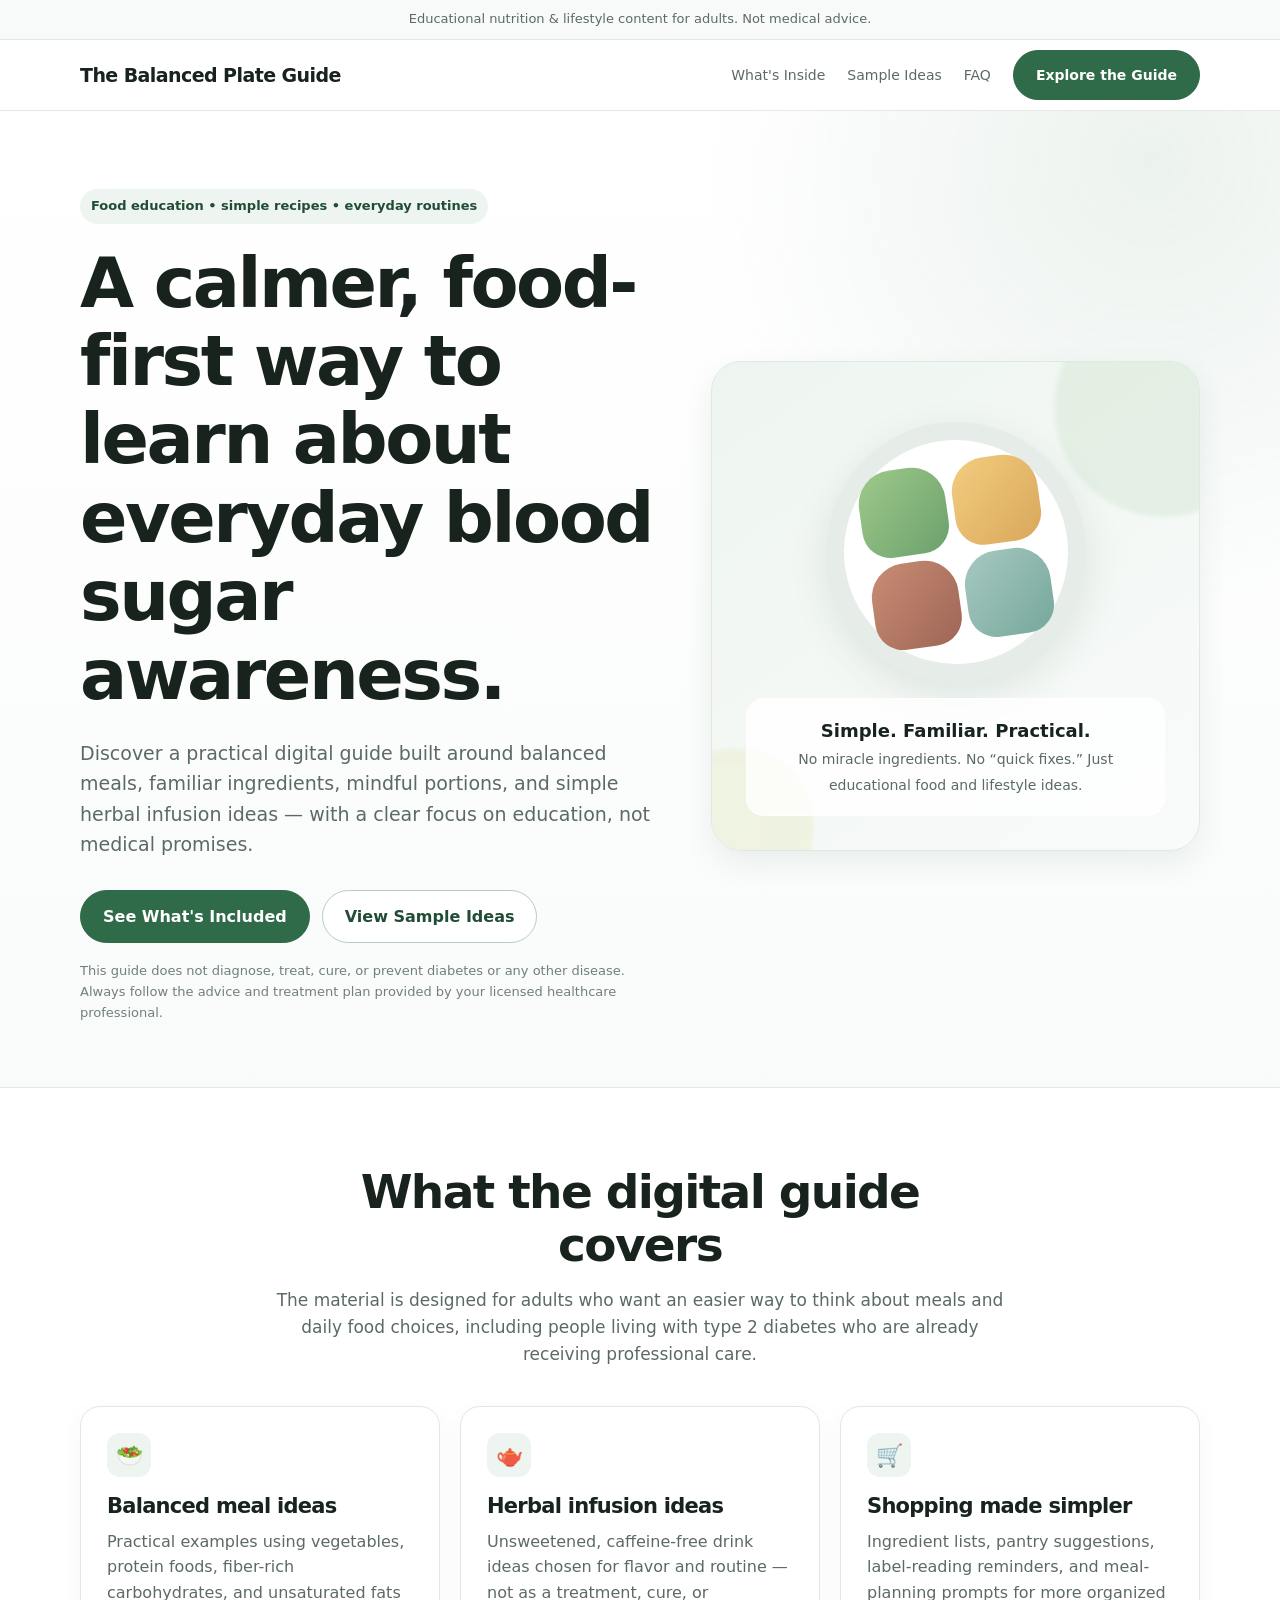
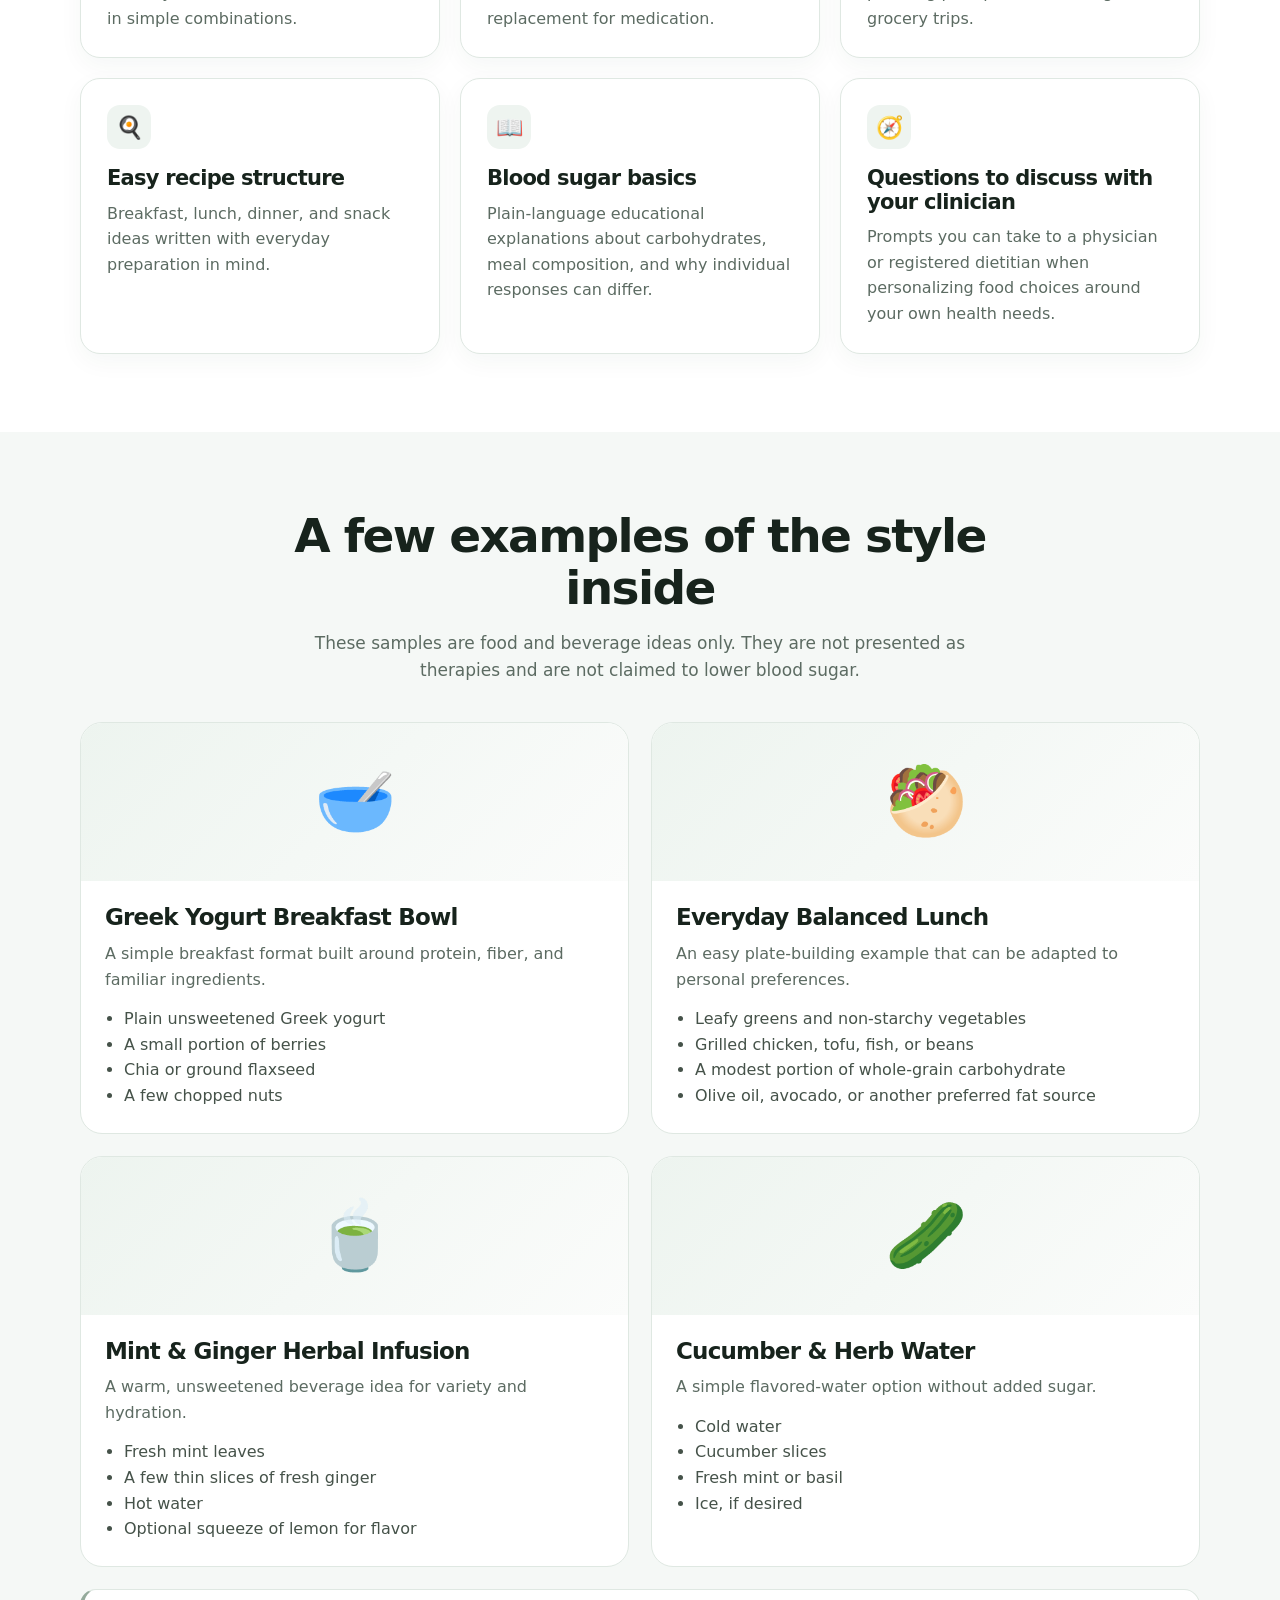
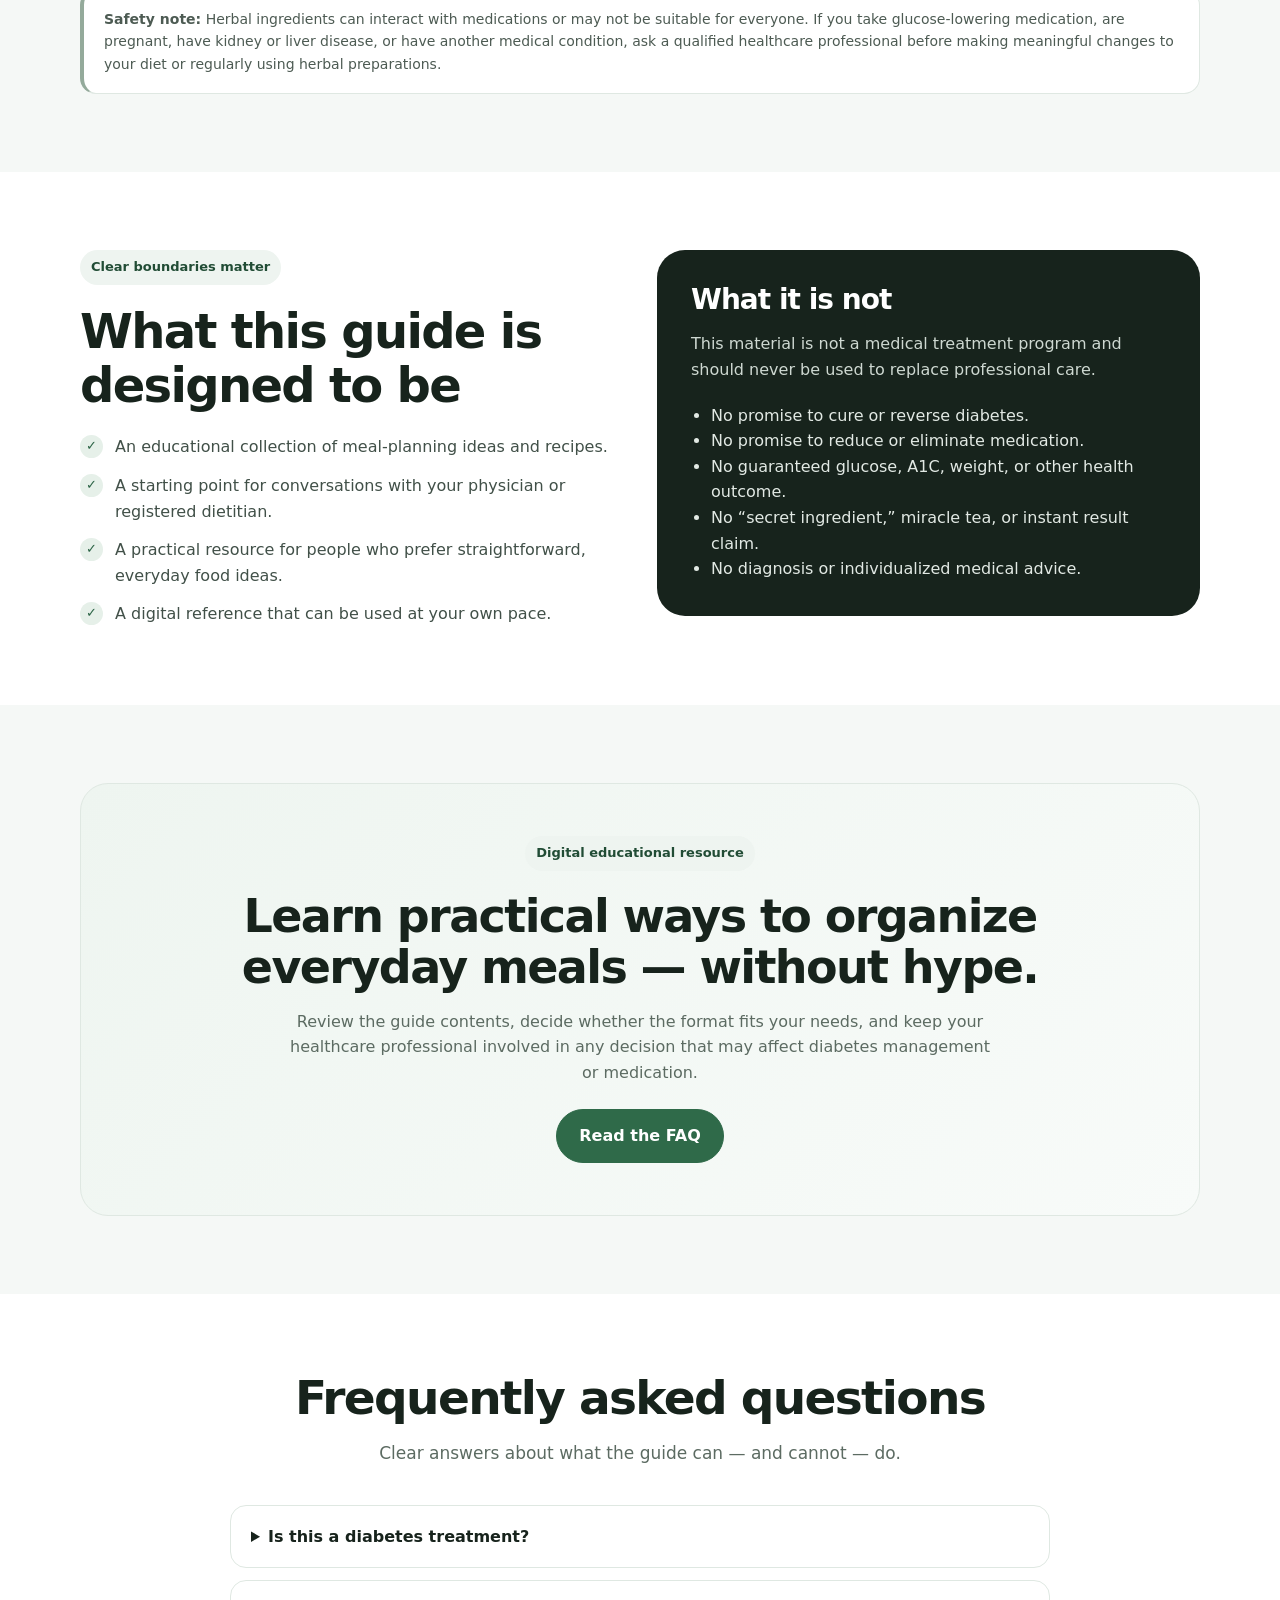
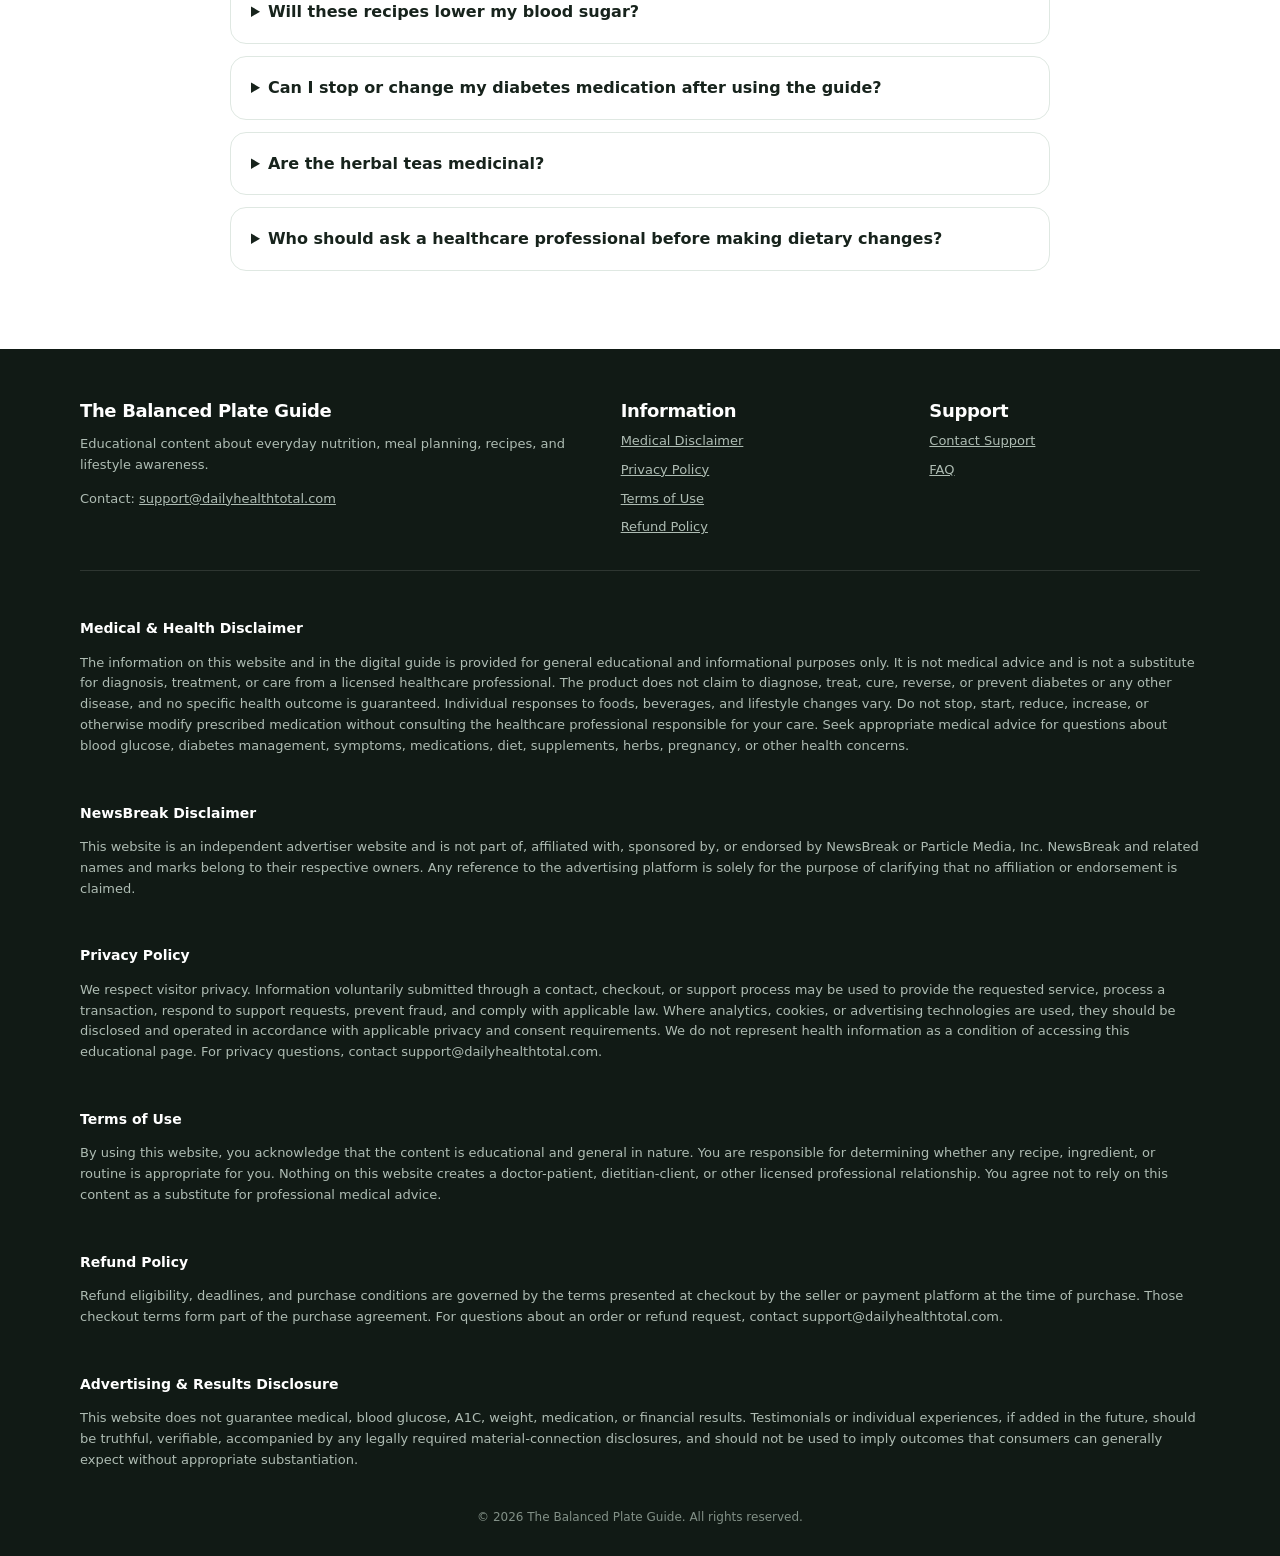
<file: white/index.html>
<!DOCTYPE html>
<html lang="en">
<head>
  <meta charset="UTF-8" />
  <meta name="viewport" content="width=device-width, initial-scale=1.0" />
  <meta name="robots" content="index,follow" />
  <meta name="description" content="A practical educational guide to balanced meals, everyday ingredients, and caffeine-free herbal infusions for people interested in blood sugar awareness." />
  <title>The Balanced Plate & Tea Guide</title>

  <style>
    :root{
      --bg:#ffffff;
      --soft:#f5f8f6;
      --soft-2:#eef4f0;
      --text:#17231c;
      --muted:#5c6b62;
      --line:#dfe8e2;
      --accent:#2f6a49;
      --accent-dark:#214c35;
      --card:#ffffff;
      --shadow:0 12px 30px rgba(31,73,50,.08);
      --radius:20px;
      --max:1120px;
    }

    *{box-sizing:border-box}
    html{scroll-behavior:smooth}
    body{
      margin:0;
      font-family:Inter, ui-sans-serif, system-ui, -apple-system, BlinkMacSystemFont, "Segoe UI", sans-serif;
      color:var(--text);
      background:var(--bg);
      line-height:1.6;
      -webkit-font-smoothing:antialiased;
    }

    a{color:inherit}
    img,svg{max-width:100%;display:block}
    button,a{touch-action:manipulation}

    .wrap{
      width:min(calc(100% - 36px), var(--max));
      margin:0 auto;
    }

    .topbar{
      background:#f8faf9;
      border-bottom:1px solid var(--line);
      color:var(--muted);
      font-size:13px;
      text-align:center;
      padding:9px 16px;
    }

    header{
      position:sticky;
      top:0;
      z-index:20;
      background:rgba(255,255,255,.96);
      backdrop-filter:blur(10px);
      border-bottom:1px solid rgba(223,232,226,.9);
    }

    .nav{
      min-height:70px;
      display:flex;
      align-items:center;
      justify-content:space-between;
      gap:20px;
    }

    .brand{
      text-decoration:none;
      font-weight:800;
      letter-spacing:-.03em;
      font-size:19px;
    }

    .navlinks{
      display:flex;
      align-items:center;
      gap:22px;
      font-size:14px;
      color:var(--muted);
    }

    .navlinks a{text-decoration:none}
    .navlinks a:hover{color:var(--text)}

    .button{
      display:inline-flex;
      align-items:center;
      justify-content:center;
      gap:8px;
      min-height:50px;
      padding:13px 22px;
      border-radius:999px;
      border:1px solid var(--accent);
      background:var(--accent);
      color:#fff;
      font-weight:750;
      text-decoration:none;
      transition:.2s ease;
      cursor:pointer;
    }
    .button:hover{background:var(--accent-dark);transform:translateY(-1px)}
    .button.secondary{
      color:var(--accent-dark);
      background:#fff;
      border-color:#b9cbbf;
    }
    .button.secondary:hover{background:var(--soft)}

    .hero{
      padding:78px 0 64px;
      background:
        radial-gradient(circle at 90% 5%, rgba(83,139,104,.11), transparent 30%),
        linear-gradient(180deg, #fff 0%, #f9fbfa 100%);
      border-bottom:1px solid var(--line);
    }

    .hero-grid{
      display:grid;
      grid-template-columns:1.08fr .92fr;
      align-items:center;
      gap:58px;
    }

    .eyebrow{
      display:inline-flex;
      align-items:center;
      gap:8px;
      padding:7px 11px;
      border-radius:999px;
      background:var(--soft-2);
      color:var(--accent-dark);
      font-size:13px;
      font-weight:750;
      margin-bottom:20px;
    }

    h1,h2,h3{
      line-height:1.12;
      letter-spacing:-.035em;
      margin:0;
    }

    h1{
      font-size:clamp(40px,5.8vw,70px);
      max-width:840px;
    }

    .hero p{
      max-width:680px;
      color:var(--muted);
      font-size:19px;
      margin:24px 0 0;
    }

    .hero-actions{
      display:flex;
      flex-wrap:wrap;
      gap:12px;
      margin-top:30px;
    }

    .micro{
      margin-top:18px!important;
      font-size:13px!important;
      color:#718078!important;
    }

    .visual-card{
      min-height:490px;
      border-radius:30px;
      background:linear-gradient(145deg,#eef5f0,#f9fbfa);
      border:1px solid #dfe9e2;
      box-shadow:var(--shadow);
      padding:34px;
      display:flex;
      flex-direction:column;
      justify-content:space-between;
      overflow:hidden;
      position:relative;
    }

    .visual-card:before,
    .visual-card:after{
      content:"";
      position:absolute;
      border-radius:50%;
      filter:blur(2px);
      opacity:.65;
    }

    .visual-card:before{
      width:220px;height:220px;
      background:#dcebdc;
      right:-75px;top:-65px;
    }

    .visual-card:after{
      width:160px;height:160px;
      background:#edf0d8;
      left:-58px;bottom:-58px;
    }

    .plate{
      width:260px;
      aspect-ratio:1;
      border-radius:50%;
      background:#fff;
      border:18px solid #e6ece8;
      box-shadow:0 14px 40px rgba(30,60,40,.10);
      margin:26px auto 12px;
      display:grid;
      grid-template-columns:1fr 1fr;
      grid-template-rows:1fr 1fr;
      gap:7px;
      padding:22px;
      transform:rotate(-8deg);
      position:relative;
      z-index:2;
    }

    .food{
      border-radius:34px 34px 28px 28px;
      min-height:84px;
    }
    .food.a{background:linear-gradient(135deg,#9fc98a,#6ba16c)}
    .food.b{background:linear-gradient(135deg,#f3cd7f,#d9a75c)}
    .food.c{background:linear-gradient(135deg,#c98d74,#9e6556)}
    .food.d{background:linear-gradient(135deg,#a7c9c0,#76a79c)}

    .visual-copy{
      position:relative;
      z-index:2;
      background:rgba(255,255,255,.78);
      border:1px solid rgba(255,255,255,.8);
      border-radius:18px;
      padding:18px;
      text-align:center;
    }
    .visual-copy strong{display:block;font-size:18px}
    .visual-copy span{color:var(--muted);font-size:14px}

    section{padding:78px 0}
    section.alt{background:var(--soft)}

    .section-head{
      max-width:730px;
      margin:0 auto 38px;
      text-align:center;
    }

    .section-head h2{
      font-size:clamp(31px,4.1vw,47px);
    }

    .section-head p{
      color:var(--muted);
      margin:15px auto 0;
      font-size:17px;
    }

    .grid-3{
      display:grid;
      grid-template-columns:repeat(3,1fr);
      gap:20px;
    }

    .card{
      background:var(--card);
      border:1px solid var(--line);
      border-radius:var(--radius);
      padding:26px;
      box-shadow:0 8px 24px rgba(30,60,40,.045);
    }

    .icon{
      width:44px;height:44px;
      border-radius:13px;
      display:grid;
      place-items:center;
      background:var(--soft-2);
      font-size:22px;
      margin-bottom:18px;
    }

    .card h3{
      font-size:21px;
      margin-bottom:10px;
    }

    .card p{
      margin:0;
      color:var(--muted);
    }

    .recipe-grid{
      display:grid;
      grid-template-columns:1fr 1fr;
      gap:22px;
      align-items:stretch;
    }

    .recipe{
      background:#fff;
      border:1px solid var(--line);
      border-radius:22px;
      overflow:hidden;
    }

    .recipe-top{
      min-height:158px;
      display:grid;
      place-items:center;
      background:linear-gradient(135deg,#edf4ef,#fbfcfb);
      font-size:66px;
    }

    .recipe-body{padding:24px}
    .recipe-body h3{font-size:23px}
    .recipe-body p{color:var(--muted);margin:10px 0}
    .recipe-body ul{padding-left:19px;margin:14px 0 0;color:#455249}

    .note{
      margin-top:22px;
      background:#fff;
      border:1px solid var(--line);
      border-left:4px solid #94aa9b;
      border-radius:16px;
      padding:18px 20px;
      color:#4d5b53;
      font-size:14px;
    }

    .split{
      display:grid;
      grid-template-columns:1fr 1fr;
      gap:34px;
      align-items:start;
    }

    .checklist{
      list-style:none;
      margin:22px 0 0;
      padding:0;
      display:grid;
      gap:13px;
    }

    .checklist li{
      display:flex;
      gap:12px;
      align-items:flex-start;
      color:#415048;
    }

    .check{
      flex:0 0 auto;
      width:23px;height:23px;
      display:grid;
      place-items:center;
      border-radius:50%;
      background:#e6f0e9;
      color:#2c6446;
      font-size:13px;
      font-weight:900;
      margin-top:1px;
    }

    .boundary{
      background:#17231c;
      color:#fff;
      border-radius:28px;
      padding:34px;
    }

    .boundary h3{font-size:28px}
    .boundary p{color:#ced8d1}
    .boundary ul{margin:20px 0 0;padding-left:20px;color:#e2e9e4}

    .cta{
      padding:52px;
      border-radius:28px;
      background:linear-gradient(135deg,#eef5f0,#f8fbf9);
      border:1px solid var(--line);
      text-align:center;
    }
    .cta h2{font-size:clamp(30px,4vw,46px)}
    .cta p{max-width:700px;margin:15px auto 24px;color:var(--muted)}

    .faq{
      max-width:820px;
      margin:0 auto;
      display:grid;
      gap:12px;
    }

    details{
      background:#fff;
      border:1px solid var(--line);
      border-radius:16px;
      padding:18px 20px;
    }

    summary{
      cursor:pointer;
      font-weight:750;
    }

    details p{
      color:var(--muted);
      margin:13px 0 2px;
    }

    footer{
      background:#111a15;
      color:#dce4df;
      padding:52px 0 28px;
    }

    .footer-grid{
      display:grid;
      grid-template-columns:1.3fr .7fr .7fr;
      gap:38px;
      padding-bottom:32px;
      border-bottom:1px solid rgba(255,255,255,.12);
    }

    footer h3{
      color:#fff;
      font-size:18px;
      margin-bottom:10px;
      letter-spacing:-.02em;
    }

    footer p, footer a{
      color:#aebcb3;
      font-size:13px;
    }

    footer a:hover{color:#fff}

    .footer-links{
      display:grid;
      gap:8px;
    }

    .legal{
      padding-top:28px;
      display:grid;
      gap:14px;
      font-size:12px;
      color:#9eaca3;
    }

    .legal strong{color:#cbd7cf}

    .policy-block{
      scroll-margin-top:90px;
      padding-top:18px;
    }

    .policy-block h4{
      color:#fff;
      margin:0 0 8px;
      font-size:14px;
    }

    .copyright{
      text-align:center;
      padding-top:25px;
      font-size:12px;
      color:#829087;
    }

    @media (max-width:900px){
      .hero-grid,.split,.footer-grid{grid-template-columns:1fr}
      .grid-3{grid-template-columns:1fr 1fr}
      .visual-card{min-height:420px}
      .navlinks a:not(.button){display:none}
    }

    @media (max-width:640px){
      .wrap{width:min(calc(100% - 28px), var(--max))}
      .topbar{font-size:12px}
      .nav{min-height:62px}
      .brand{font-size:17px}
      .nav .button{min-height:42px;padding:9px 14px;font-size:13px}
      .hero{padding:48px 0}
      h1{font-size:40px}
      .hero p{font-size:17px}
      section{padding:58px 0}
      .grid-3,.recipe-grid{grid-template-columns:1fr}
      .visual-card{min-height:360px;padding:22px}
      .plate{width:210px}
      .cta{padding:34px 20px}
      .hero-actions .button{width:100%}
    }
  </style>
</head>

<body>
  <div class="topbar">
    Educational nutrition & lifestyle content for adults. Not medical advice.
  </div>

  <header>
    <div class="wrap nav">
      <a class="brand" href="#top">The Balanced Plate Guide</a>
      <nav class="navlinks" aria-label="Main navigation">
        <a href="#inside">What's Inside</a>
        <a href="#samples">Sample Ideas</a>
        <a href="#faq">FAQ</a>
        <a class="button" href="#guide">Explore the Guide</a>
      </nav>
    </div>
  </header>

  <main id="top">
    <section class="hero">
      <div class="wrap hero-grid">
        <div>
          <div class="eyebrow">Food education • simple recipes • everyday routines</div>
          <h1>A calmer, food-first way to learn about everyday blood sugar awareness.</h1>
          <p>
            Discover a practical digital guide built around balanced meals, familiar ingredients,
            mindful portions, and simple herbal infusion ideas — with a clear focus on education,
            not medical promises.
          </p>

          <div class="hero-actions">
            <a class="button" href="#inside">See What's Included</a>
            <a class="button secondary" href="#samples">View Sample Ideas</a>
          </div>

          <p class="micro">
            This guide does not diagnose, treat, cure, or prevent diabetes or any other disease.
            Always follow the advice and treatment plan provided by your licensed healthcare professional.
          </p>
        </div>

        <div class="visual-card" aria-label="Illustration of a balanced plate">
          <div class="plate" role="img" aria-label="Abstract balanced meal illustration">
            <div class="food a"></div>
            <div class="food b"></div>
            <div class="food c"></div>
            <div class="food d"></div>
          </div>
          <div class="visual-copy">
            <strong>Simple. Familiar. Practical.</strong>
            <span>No miracle ingredients. No “quick fixes.” Just educational food and lifestyle ideas.</span>
          </div>
        </div>
      </div>
    </section>

    <section id="inside">
      <div class="wrap">
        <div class="section-head">
          <h2>What the digital guide covers</h2>
          <p>
            The material is designed for adults who want an easier way to think about meals and
            daily food choices, including people living with type 2 diabetes who are already receiving professional care.
          </p>
        </div>

        <div class="grid-3">
          <article class="card">
            <div class="icon" aria-hidden="true">🥗</div>
            <h3>Balanced meal ideas</h3>
            <p>
              Practical examples using vegetables, protein foods, fiber-rich carbohydrates,
              and unsaturated fats in simple combinations.
            </p>
          </article>

          <article class="card">
            <div class="icon" aria-hidden="true">🫖</div>
            <h3>Herbal infusion ideas</h3>
            <p>
              Unsweetened, caffeine-free drink ideas chosen for flavor and routine — not as a treatment,
              cure, or replacement for medication.
            </p>
          </article>

          <article class="card">
            <div class="icon" aria-hidden="true">🛒</div>
            <h3>Shopping made simpler</h3>
            <p>
              Ingredient lists, pantry suggestions, label-reading reminders, and meal-planning prompts
              for more organized grocery trips.
            </p>
          </article>

          <article class="card">
            <div class="icon" aria-hidden="true">🍳</div>
            <h3>Easy recipe structure</h3>
            <p>
              Breakfast, lunch, dinner, and snack ideas written with everyday preparation in mind.
            </p>
          </article>

          <article class="card">
            <div class="icon" aria-hidden="true">📖</div>
            <h3>Blood sugar basics</h3>
            <p>
              Plain-language educational explanations about carbohydrates, meal composition,
              and why individual responses can differ.
            </p>
          </article>

          <article class="card">
            <div class="icon" aria-hidden="true">🧭</div>
            <h3>Questions to discuss with your clinician</h3>
            <p>
              Prompts you can take to a physician or registered dietitian when personalizing food choices
              around your own health needs.
            </p>
          </article>
        </div>
      </div>
    </section>

    <section class="alt" id="samples">
      <div class="wrap">
        <div class="section-head">
          <h2>A few examples of the style inside</h2>
          <p>
            These samples are food and beverage ideas only. They are not presented as therapies
            and are not claimed to lower blood sugar.
          </p>
        </div>

        <div class="recipe-grid">
          <article class="recipe">
            <div class="recipe-top" aria-hidden="true">🥣</div>
            <div class="recipe-body">
              <h3>Greek Yogurt Breakfast Bowl</h3>
              <p>A simple breakfast format built around protein, fiber, and familiar ingredients.</p>
              <ul>
                <li>Plain unsweetened Greek yogurt</li>
                <li>A small portion of berries</li>
                <li>Chia or ground flaxseed</li>
                <li>A few chopped nuts</li>
              </ul>
            </div>
          </article>

          <article class="recipe">
            <div class="recipe-top" aria-hidden="true">🥙</div>
            <div class="recipe-body">
              <h3>Everyday Balanced Lunch</h3>
              <p>An easy plate-building example that can be adapted to personal preferences.</p>
              <ul>
                <li>Leafy greens and non-starchy vegetables</li>
                <li>Grilled chicken, tofu, fish, or beans</li>
                <li>A modest portion of whole-grain carbohydrate</li>
                <li>Olive oil, avocado, or another preferred fat source</li>
              </ul>
            </div>
          </article>

          <article class="recipe">
            <div class="recipe-top" aria-hidden="true">🍵</div>
            <div class="recipe-body">
              <h3>Mint & Ginger Herbal Infusion</h3>
              <p>A warm, unsweetened beverage idea for variety and hydration.</p>
              <ul>
                <li>Fresh mint leaves</li>
                <li>A few thin slices of fresh ginger</li>
                <li>Hot water</li>
                <li>Optional squeeze of lemon for flavor</li>
              </ul>
            </div>
          </article>

          <article class="recipe">
            <div class="recipe-top" aria-hidden="true">🥒</div>
            <div class="recipe-body">
              <h3>Cucumber & Herb Water</h3>
              <p>A simple flavored-water option without added sugar.</p>
              <ul>
                <li>Cold water</li>
                <li>Cucumber slices</li>
                <li>Fresh mint or basil</li>
                <li>Ice, if desired</li>
              </ul>
            </div>
          </article>
        </div>

        <div class="note">
          <strong>Safety note:</strong> Herbal ingredients can interact with medications or may not be suitable
          for everyone. If you take glucose-lowering medication, are pregnant, have kidney or liver disease,
          or have another medical condition, ask a qualified healthcare professional before making meaningful
          changes to your diet or regularly using herbal preparations.
        </div>
      </div>
    </section>

    <section>
      <div class="wrap split">
        <div>
          <div class="eyebrow">Clear boundaries matter</div>
          <h2 style="font-size:clamp(31px,4vw,48px)">What this guide is designed to be</h2>
          <ul class="checklist">
            <li><span class="check">✓</span><span>An educational collection of meal-planning ideas and recipes.</span></li>
            <li><span class="check">✓</span><span>A starting point for conversations with your physician or registered dietitian.</span></li>
            <li><span class="check">✓</span><span>A practical resource for people who prefer straightforward, everyday food ideas.</span></li>
            <li><span class="check">✓</span><span>A digital reference that can be used at your own pace.</span></li>
          </ul>
        </div>

        <aside class="boundary">
          <h3>What it is not</h3>
          <p>
            This material is not a medical treatment program and should never be used to replace professional care.
          </p>
          <ul>
            <li>No promise to cure or reverse diabetes.</li>
            <li>No promise to reduce or eliminate medication.</li>
            <li>No guaranteed glucose, A1C, weight, or other health outcome.</li>
            <li>No “secret ingredient,” miracle tea, or instant result claim.</li>
            <li>No diagnosis or individualized medical advice.</li>
          </ul>
        </aside>
      </div>
    </section>

    <section class="alt" id="guide">
      <div class="wrap">
        <div class="cta">
          <div class="eyebrow">Digital educational resource</div>
          <h2>Learn practical ways to organize everyday meals — without hype.</h2>
          <p>
            Review the guide contents, decide whether the format fits your needs, and keep your healthcare
            professional involved in any decision that may affect diabetes management or medication.
          </p>
          <a class="button" href="#faq">Read the FAQ</a>
          <!--
            OPTIONAL CHECKOUT LINK:
            Replace the href above with your actual product/checkout URL only after
            confirming that the offer page and ad creative use the same compliant claims.
          -->
        </div>
      </div>
    </section>

    <section id="faq">
      <div class="wrap">
        <div class="section-head">
          <h2>Frequently asked questions</h2>
          <p>Clear answers about what the guide can — and cannot — do.</p>
        </div>

        <div class="faq">
          <details>
            <summary>Is this a diabetes treatment?</summary>
            <p>
              No. This is an educational digital guide about food choices, recipes, meal structure,
              and beverage ideas. It is not intended to diagnose, treat, cure, or prevent diabetes or any disease.
            </p>
          </details>

          <details>
            <summary>Will these recipes lower my blood sugar?</summary>
            <p>
              No specific result is promised. Blood glucose responses are individual and can be affected by
              medication, meal composition, portion size, activity, sleep, illness, and other factors.
            </p>
          </details>

          <details>
            <summary>Can I stop or change my diabetes medication after using the guide?</summary>
            <p>
              No. Never stop, reduce, increase, or otherwise change prescribed medication based on this guide.
              Medication decisions should be made with the licensed clinician responsible for your care.
            </p>
          </details>

          <details>
            <summary>Are the herbal teas medicinal?</summary>
            <p>
              No. They are included as unsweetened beverage ideas for taste and routine. They are not presented
              as medicines or as substitutes for evidence-based medical treatment.
            </p>
          </details>

          <details>
            <summary>Who should ask a healthcare professional before making dietary changes?</summary>
            <p>
              Anyone with a medical condition, people taking glucose-lowering or other prescription medication,
              pregnant or breastfeeding individuals, and anyone with known food or herb allergies should seek
              individualized professional guidance.
            </p>
          </details>
        </div>
      </div>
    </section>
  </main>

  <footer>
    <div class="wrap">
      <div class="footer-grid">
        <div>
          <h3>The Balanced Plate Guide</h3>
          <p>
            Educational content about everyday nutrition, meal planning, recipes, and lifestyle awareness.
          </p>
          <p>
            Contact: <a href="mailto:support@dailyhealthtotal.com">support@dailyhealthtotal.com</a>
          </p>
        </div>

        <div>
          <h3>Information</h3>
          <div class="footer-links">
            <a href="#medical-disclaimer">Medical Disclaimer</a>
            <a href="#privacy">Privacy Policy</a>
            <a href="#terms">Terms of Use</a>
            <a href="#refund">Refund Policy</a>
          </div>
        </div>

        <div>
          <h3>Support</h3>
          <div class="footer-links">
            <a href="mailto:support@dailyhealthtotal.com">Contact Support</a>
            <a href="#faq">FAQ</a>
          </div>
        </div>
      </div>

      <div class="legal">
        <div class="policy-block" id="medical-disclaimer">
          <h4>Medical & Health Disclaimer</h4>
          <p>
            The information on this website and in the digital guide is provided for general educational and
            informational purposes only. It is not medical advice and is not a substitute for diagnosis, treatment,
            or care from a licensed healthcare professional. The product does not claim to diagnose, treat, cure,
            reverse, or prevent diabetes or any other disease, and no specific health outcome is guaranteed.
            Individual responses to foods, beverages, and lifestyle changes vary. Do not stop, start, reduce,
            increase, or otherwise modify prescribed medication without consulting the healthcare professional
            responsible for your care. Seek appropriate medical advice for questions about blood glucose,
            diabetes management, symptoms, medications, diet, supplements, herbs, pregnancy, or other health concerns.
          </p>
        </div>

        <div class="policy-block" id="newsbreak-disclaimer">
          <h4>NewsBreak Disclaimer</h4>
          <p>
            This website is an independent advertiser website and is not part of, affiliated with, sponsored by,
            or endorsed by NewsBreak or Particle Media, Inc. NewsBreak and related names and marks belong to their
            respective owners. Any reference to the advertising platform is solely for the purpose of clarifying
            that no affiliation or endorsement is claimed.
          </p>
        </div>

        <div class="policy-block" id="privacy">
          <h4>Privacy Policy</h4>
          <p>
            We respect visitor privacy. Information voluntarily submitted through a contact, checkout, or support
            process may be used to provide the requested service, process a transaction, respond to support requests,
            prevent fraud, and comply with applicable law. Where analytics, cookies, or advertising technologies are
            used, they should be disclosed and operated in accordance with applicable privacy and consent requirements.
            We do not represent health information as a condition of accessing this educational page.
            For privacy questions, contact support@dailyhealthtotal.com.
          </p>
        </div>

        <div class="policy-block" id="terms">
          <h4>Terms of Use</h4>
          <p>
            By using this website, you acknowledge that the content is educational and general in nature.
            You are responsible for determining whether any recipe, ingredient, or routine is appropriate for you.
            Nothing on this website creates a doctor-patient, dietitian-client, or other licensed professional
            relationship. You agree not to rely on this content as a substitute for professional medical advice.
          </p>
        </div>

        <div class="policy-block" id="refund">
          <h4>Refund Policy</h4>
          <p>
            Refund eligibility, deadlines, and purchase conditions are governed by the terms presented at checkout by
            the seller or payment platform at the time of purchase. Those checkout terms form part of the purchase
            agreement. For questions about an order or refund request, contact support@dailyhealthtotal.com.
          </p>
        </div>

        <div class="policy-block">
          <h4>Advertising & Results Disclosure</h4>
          <p>
            This website does not guarantee medical, blood glucose, A1C, weight, medication, or financial results.
            Testimonials or individual experiences, if added in the future, should be truthful, verifiable,
            accompanied by any legally required material-connection disclosures, and should not be used to imply
            outcomes that consumers can generally expect without appropriate substantiation.
          </p>
        </div>
      </div>

      <div class="copyright">
        © <span id="year"></span> The Balanced Plate Guide. All rights reserved.
      </div>
    </div>
  </footer>

  <script>
    document.getElementById('year').textContent = new Date().getFullYear();
  </script>
</body>
</html>
</file>
